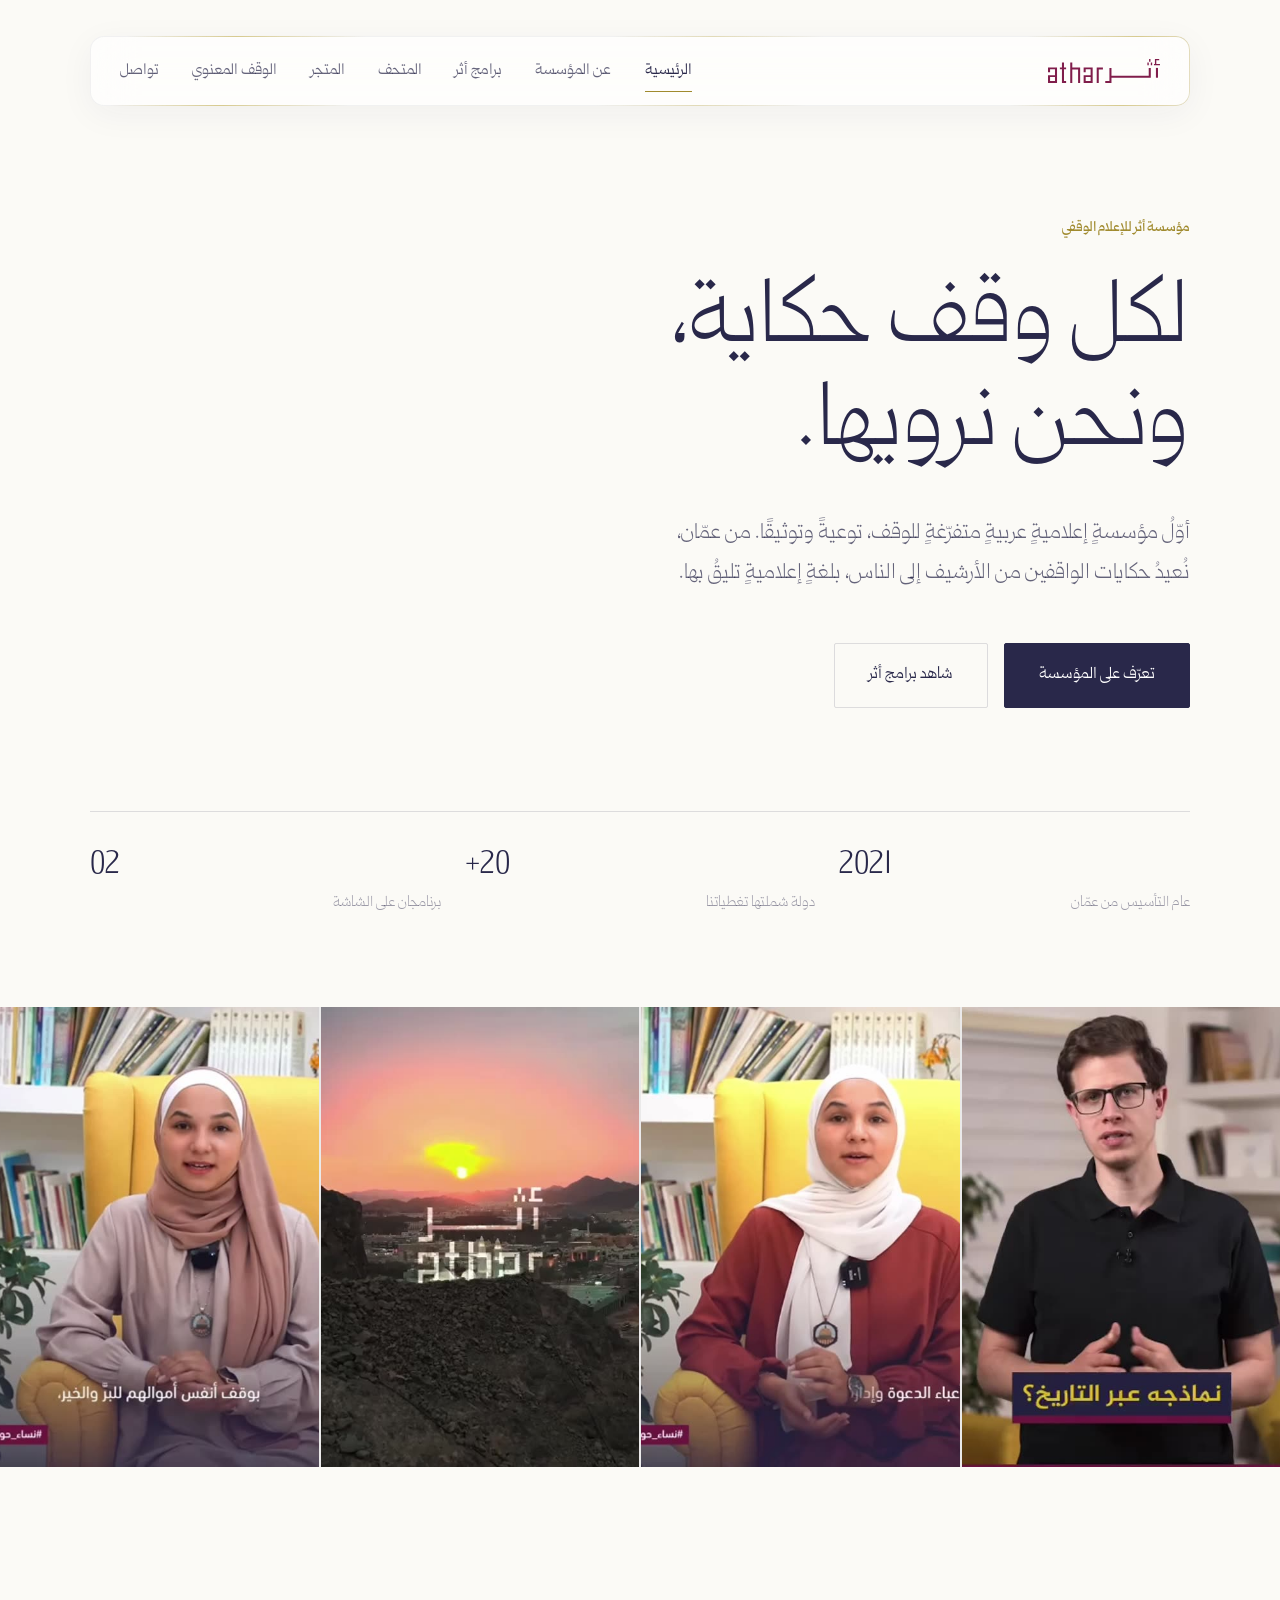
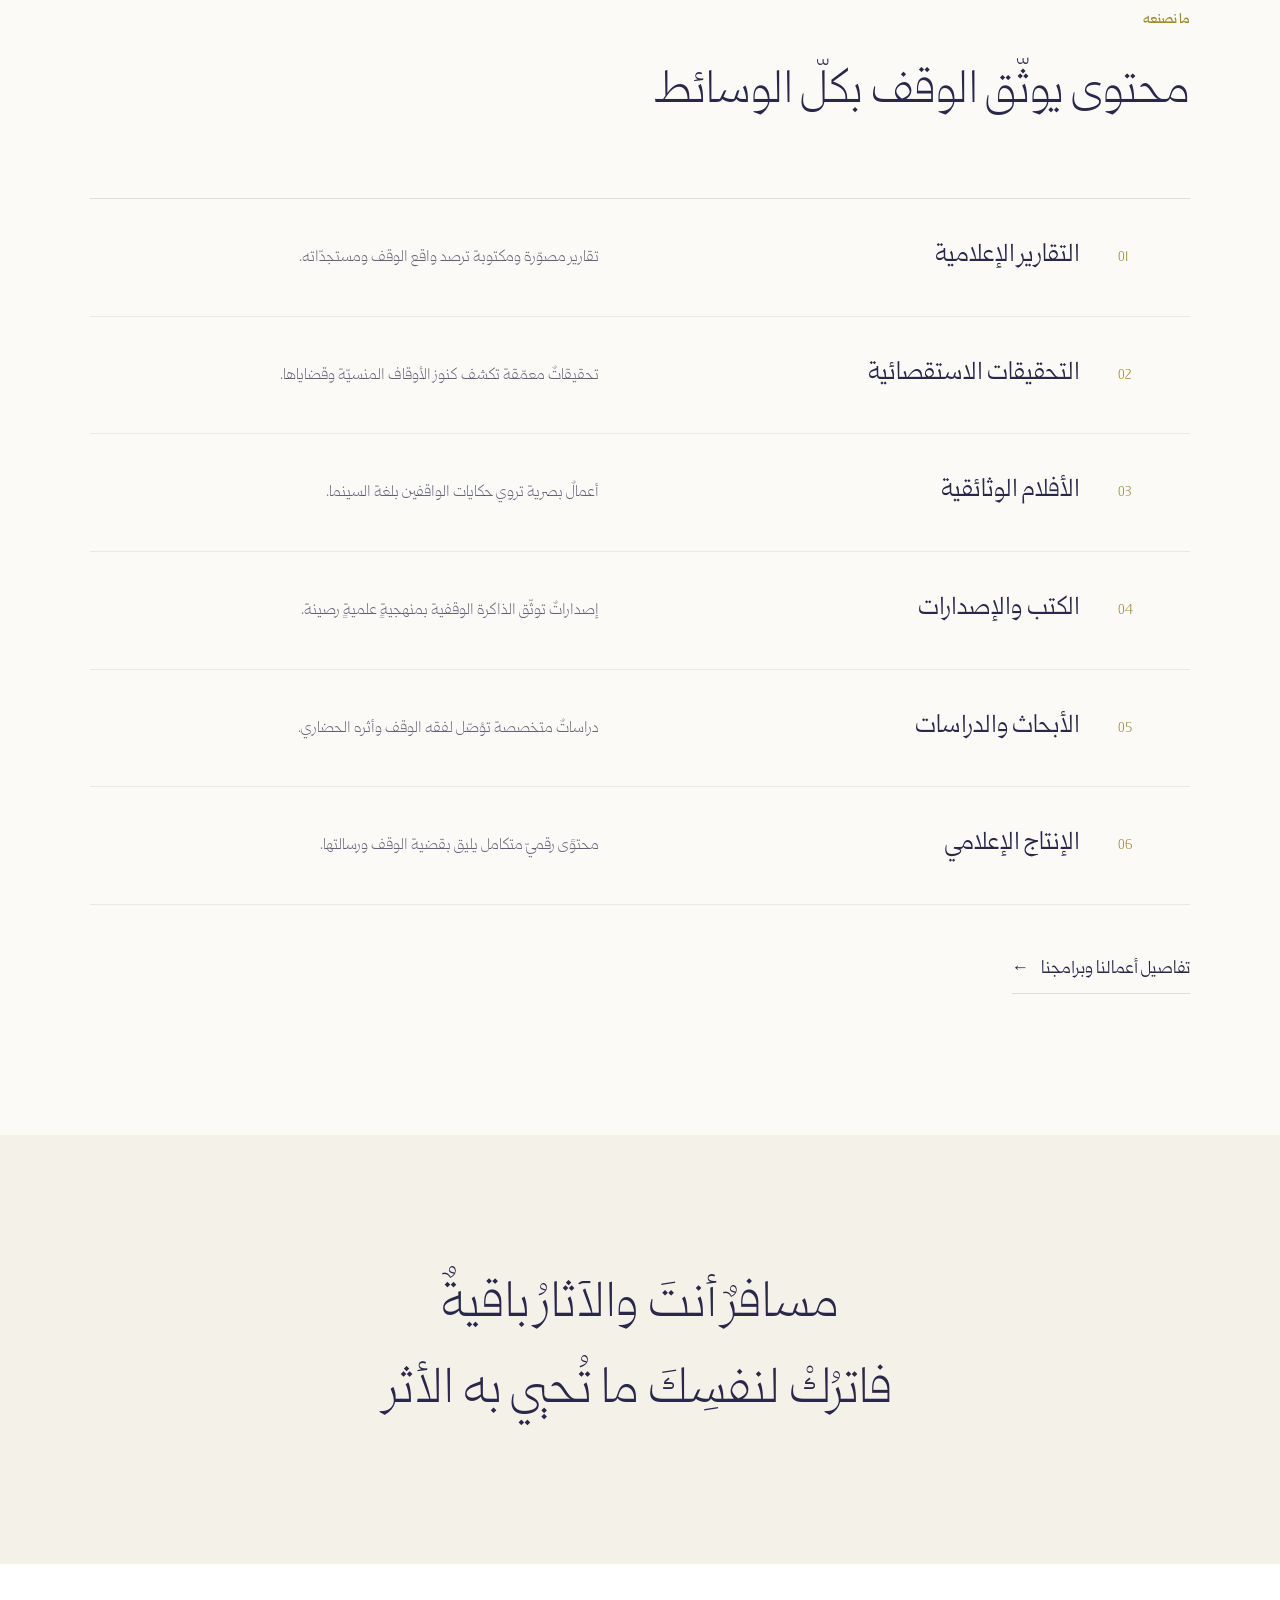
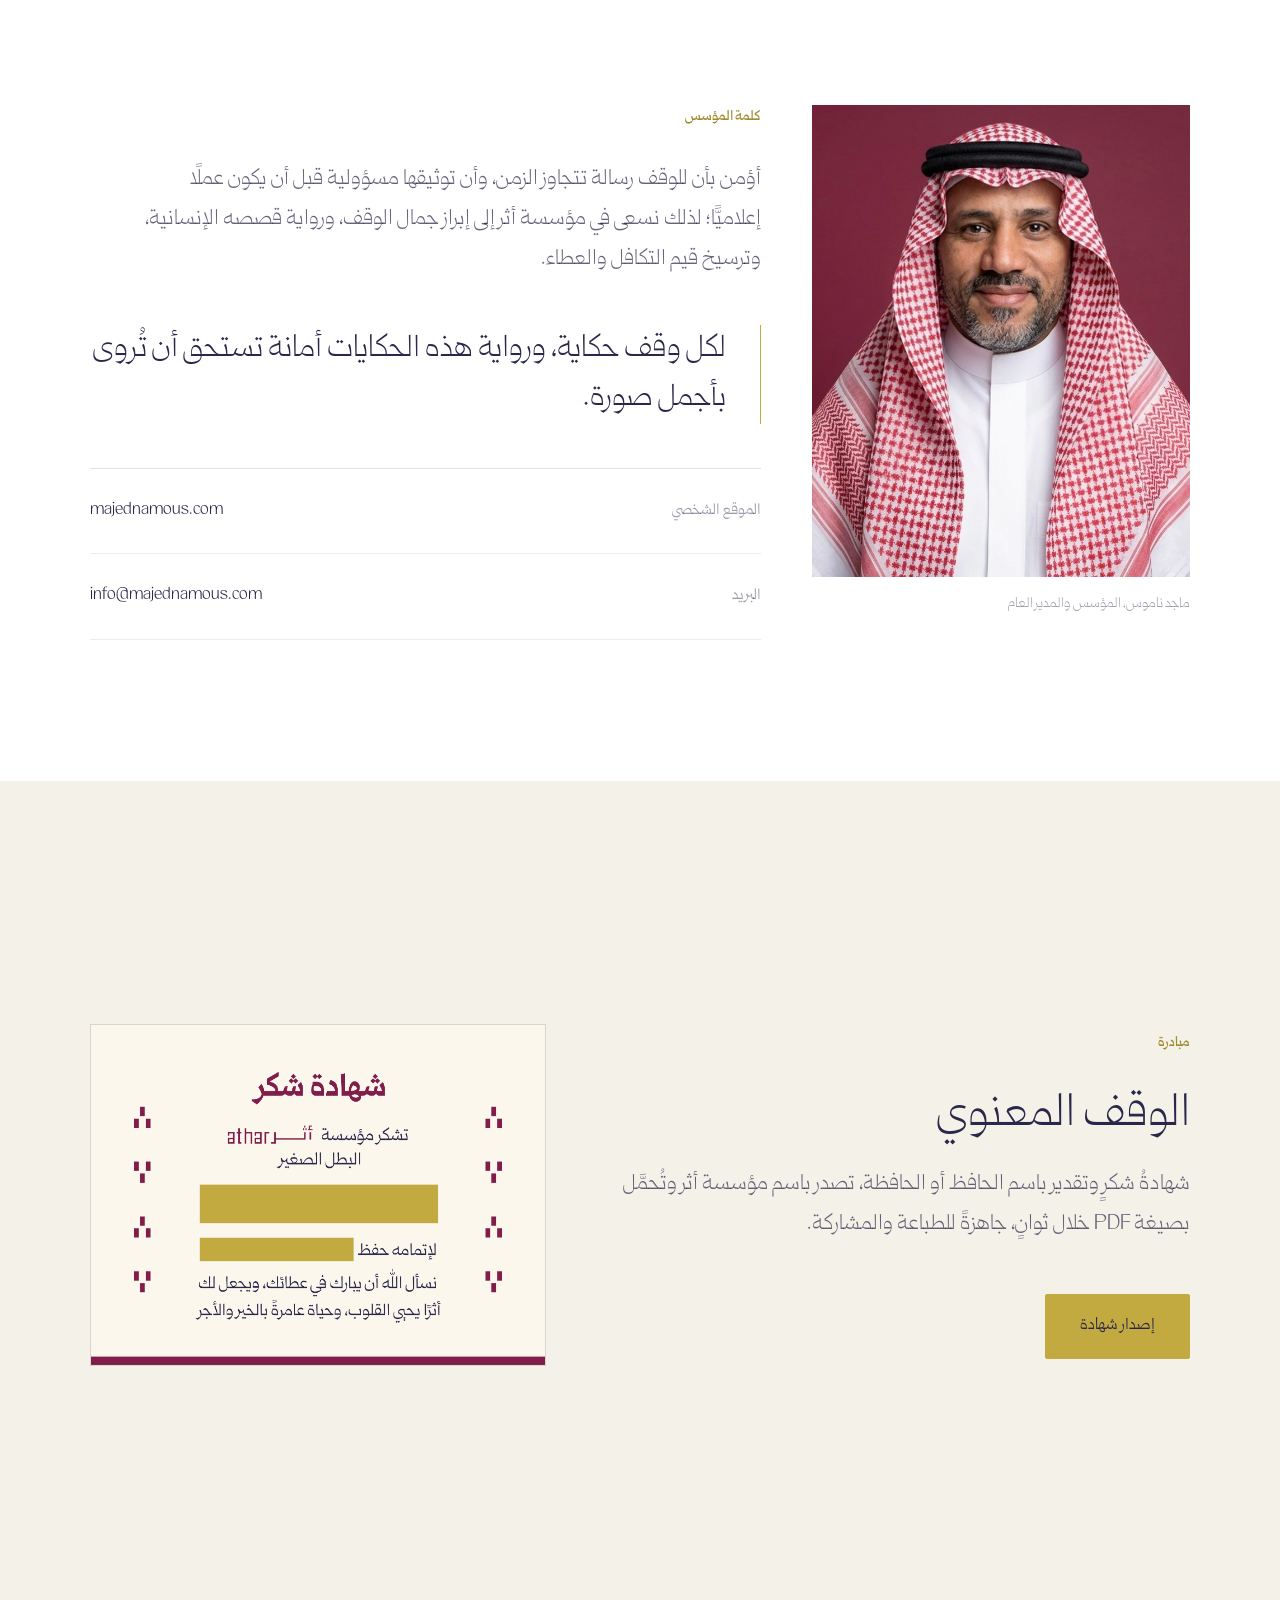
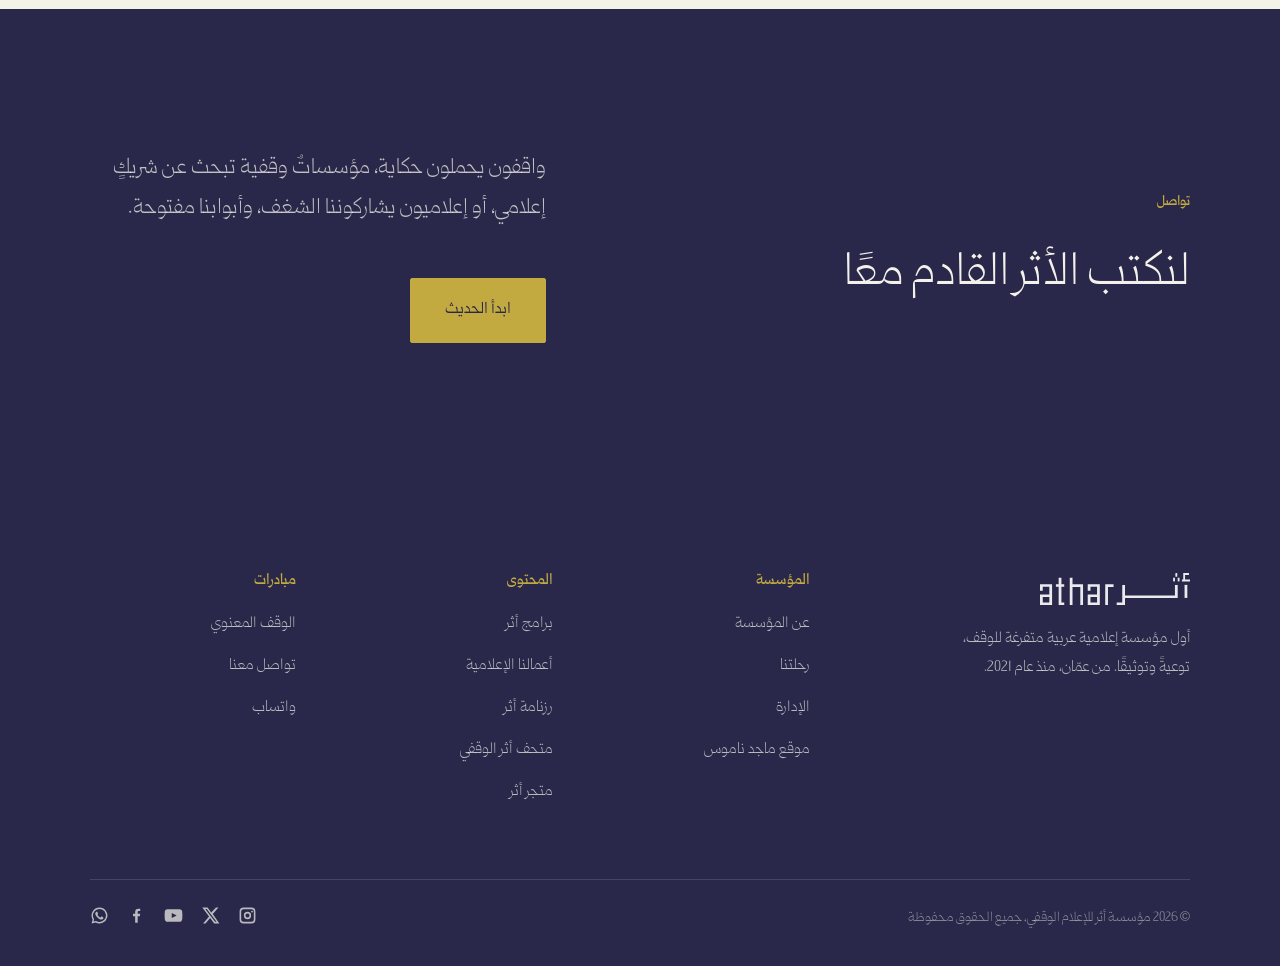
<file: index.html>
<!DOCTYPE html>
<html lang="ar" dir="rtl">
<head>
<meta charset="UTF-8">
<meta name="viewport" content="width=device-width, initial-scale=1">
<title>مؤسسة أثر للإعلام الوقفي</title>
<meta name="description" content="أول مؤسسة إعلامية عربية متفرغة للوقف، توعيةً وتوثيقًا. من عمّان منذ 2021، نوثّق قصص الواقفين ونعيدها إلى الناس.">
<link rel="canonical" href="https://atharwaqf.com/">
<meta property="og:type" content="website">
<meta property="og:title" content="مؤسسة أثر للإعلام الوقفي">
<meta property="og:description" content="أول مؤسسة إعلامية عربية متفرغة للوقف، توعيةً وتوثيقًا.">
<meta property="og:url" content="https://atharwaqf.com/">
<meta name="theme-color" content="#fbfaf6">
<link rel="icon" type="image/svg+xml" href="assets/img/logo-v.svg">
<link rel="preload" href="assets/fonts/Qomra-Light.otf" as="font" type="font/otf" crossorigin>
<link rel="preload" href="assets/fonts/Qomra-Regular.otf" as="font" type="font/otf" crossorigin>
<link rel="stylesheet" href="assets/css/athar.css?v=1">
<script type="application/ld+json">
{"@context":"https://schema.org","@type":"Organization","name":"مؤسسة أثر للإعلام الوقفي","url":"https://atharwaqf.com/","foundingDate":"2021","founder":{"@type":"Person","name":"ماجد ناموس","url":"https://majednamous.com"},"email":"info@atharwaqf.com","telephone":"+962775774388","address":{"@type":"PostalAddress","addressLocality":"عمّان","addressCountry":"JO"},"sameAs":["https://www.instagram.com/atharwaqf","https://x.com/atharwaqf","https://www.youtube.com/@atharWaqf","https://www.facebook.com/AtharWaqf"]}
</script>
<script>document.documentElement.className+=" js";</script>
</head>
<body>
<a href="#main" class="skip-link">تجاوز إلى المحتوى</a>

<header class="header" id="header">
  <div class="container">
    <div class="bar">
      <a href="index.html" class="brand" aria-label="مؤسسة أثر، الصفحة الرئيسية">
        <img src="assets/img/logo-h.svg" alt="مؤسسة أثر للإعلام الوقفي" width="112" height="24">
      </a>
      <nav class="nav" id="nav" aria-label="التنقل الرئيسي">
        <a href="index.html">الرئيسية</a>
        <a href="about.html">عن المؤسسة</a>
        <a href="programs.html">برامج أثر</a>
        <a href="museum.html">المتحف</a>
        <a href="store.html">المتجر</a>
        <a href="certificate.html">الوقف المعنوي</a>
        <a href="contact.html">تواصل</a>
      </nav>
      <button class="nav-toggle" id="navToggle" aria-expanded="false" aria-controls="nav" aria-label="فتح القائمة">
        <span></span><span></span>
      </button>
    </div>
  </div>
</header>

<main id="main">

  <!-- الواجهة -->
  <section class="hero">
    <div class="container">
      <span class="eyebrow" data-r>مؤسسة أثر للإعلام الوقفي</span>
      <h1 class="display" data-r>لكل وقف حكاية،<br>ونحن نرويها.</h1>
      <p class="lead" data-r>
        أوّلُ مؤسسةٍ إعلاميةٍ عربيةٍ متفرّغةٍ للوقف، توعيةً وتوثيقًا. من عمّان،
        نُعيدُ حكايات الواقفين من الأرشيف إلى الناس، بلغةٍ إعلاميةٍ تليقُ بها.
      </p>
      <div class="actions" data-r>
        <a class="btn" href="about.html">تعرّف على المؤسسة</a>
        <a class="btn btn--ghost" href="programs.html">شاهد برامج أثر</a>
      </div>
      <div class="hero-meta" data-r-group>
        <div><b class="num">2021</b><span>عام التأسيس من عمّان</span></div>
        <div><b class="num">+20</b><span>دولة شملتها تغطياتنا</span></div>
        <div><b class="num">02</b><span>برنامجان على الشاشة</span></div>
      </div>
    </div>
  </section>

  <!-- شريط بصري -->
  <div class="strip" aria-label="لقطات من أعمال أثر الإعلامية">
    <figure><video src="assets/vid/vid1.mp4" poster="assets/img/poster-1.jpg" muted loop playsinline preload="none" data-lazy aria-hidden="true" tabindex="-1"></video></figure>
    <figure><video src="assets/vid/vid2.mp4" poster="assets/img/poster-2.jpg" muted loop playsinline preload="none" data-lazy aria-hidden="true" tabindex="-1"></video></figure>
    <figure><video src="assets/vid/vid3.mp4" poster="assets/img/poster-3.jpg" muted loop playsinline preload="none" data-lazy aria-hidden="true" tabindex="-1"></video></figure>
    <figure><video src="assets/vid/vid4.mp4" poster="assets/img/poster-4.jpg" muted loop playsinline preload="none" data-lazy aria-hidden="true" tabindex="-1"></video></figure>
  </div>

  <!-- ما نصنعه -->
  <section class="section" id="work">
    <div class="container">
      <div class="section-head" data-r>
        <span class="eyebrow">ما نصنعه</span>
        <h2 class="title">محتوى يوثّق الوقف بكلّ الوسائط</h2>
      </div>

      <div class="index-list" data-r-group>
        <article class="index-item"><span class="n num">01</span><h3>التقارير الإعلامية</h3><p>تقارير مصوّرة ومكتوبة ترصد واقع الوقف ومستجدّاته.</p></article>
        <article class="index-item"><span class="n num">02</span><h3>التحقيقات الاستقصائية</h3><p>تحقيقاتٌ معمّقة تكشف كنوز الأوقاف المنسيّة وقضاياها.</p></article>
        <article class="index-item"><span class="n num">03</span><h3>الأفلام الوثائقية</h3><p>أعمالٌ بصرية تروي حكايات الواقفين بلغة السينما.</p></article>
        <article class="index-item"><span class="n num">04</span><h3>الكتب والإصدارات</h3><p>إصداراتٌ توثّق الذاكرة الوقفية بمنهجيةٍ علميةٍ رصينة.</p></article>
        <article class="index-item"><span class="n num">05</span><h3>الأبحاث والدراسات</h3><p>دراساتٌ متخصصة تؤصّل لفقه الوقف وأثره الحضاري.</p></article>
        <article class="index-item"><span class="n num">06</span><h3>الإنتاج الإعلامي</h3><p>محتوًى رقميّ متكامل يليق بقضية الوقف ورسالتها.</p></article>
      </div>

      <div class="actions" data-r>
        <a class="link" href="programs.html">تفاصيل أعمالنا وبرامجنا <span class="a">←</span></a>
      </div>
    </div>
  </section>

  <!-- البيت الشعري -->
  <section class="section--sand verse">
    <div class="container" data-r>
      <p>
        <span>مسافرٌ أنتَ والآثارُ باقيةٌ</span>
        <span>فاترُكْ لنفسِكَ ما تُحيي به الأثر</span>
      </p>
    </div>
  </section>

  <!-- كلمة المؤسس -->
  <section class="section section--paper" id="founder">
    <div class="container">
      <div class="grid g-side">
        <figure class="figure-block" data-r>
          <img src="assets/img/majed.jpg" alt="ماجد ناموس، المؤسس والمدير العام" loading="lazy">
          <figcaption class="figure-cap">ماجد ناموس، المؤسس والمدير العام</figcaption>
        </figure>
        <div data-r>
          <span class="eyebrow">كلمة المؤسس</span>
          <p class="lead measure">
            أؤمن بأن للوقف رسالة تتجاوز الزمن، وأن توثيقها مسؤولية قبل أن يكون عملًا إعلاميًّا؛
            لذلك نسعى في مؤسسة أثر إلى إبراز جمال الوقف، ورواية قصصه الإنسانية، وترسيخ قيم
            التكافل والعطاء.
          </p>
          <blockquote class="quote">
            لكل وقف حكاية، ورواية هذه الحكايات أمانة تستحق أن تُروى بأجمل صورة.
          </blockquote>
          <div class="contact-list" style="margin-top:30px">
            <a href="https://majednamous.com" target="_blank" rel="noopener"><b>الموقع الشخصي</b><span class="lat">majednamous.com</span></a>
            <a href="mailto:info@majednamous.com"><b>البريد</b><span class="lat">info@majednamous.com</span></a>
          </div>
        </div>
      </div>
    </div>
  </section>

  <!-- الوقف المعنوي -->
  <section class="section section--sand">
    <div class="container">
      <div class="cta">
        <div data-r>
          <span class="eyebrow">مبادرة</span>
          <h2 class="title">الوقف المعنوي</h2>
          <p class="lead measure" style="margin-top:22px">
            شهادةُ شكرٍ وتقدير باسم الحافظ أو الحافظة، تصدر باسم مؤسسة أثر
            وتُحمَّل بصيغة PDF خلال ثوانٍ، جاهزةً للطباعة والمشاركة.
          </p>
          <div class="actions"><a class="btn btn--gold" href="certificate.html">إصدار شهادة</a></div>
        </div>
        <figure class="figure-block" data-r>
          <img src="assets/img/cert-male.png" alt="نموذج شهادة الوقف المعنوي" loading="lazy" style="aspect-ratio:4/3;object-fit:cover;border:1px solid var(--rule)">
        </figure>
      </div>
    </div>
  </section>

  <!-- تواصل -->
  <section class="section section--ink">
    <div class="container">
      <div class="cta" style="padding-block:0">
        <div data-r>
          <span class="eyebrow">تواصل</span>
          <h2 class="title">لنكتب الأثر القادم معًا</h2>
        </div>
        <div data-r>
          <p class="lead">
            واقفون يحملون حكاية، مؤسساتٌ وقفية تبحث عن شريكٍ إعلامي،
            أو إعلاميون يشاركوننا الشغف، وأبوابنا مفتوحة.
          </p>
          <div class="actions"><a class="btn btn--gold" href="contact.html">ابدأ الحديث</a></div>
        </div>
      </div>
    </div>
  </section>

</main>

<footer class="footer" id="siteFooter"></footer>
<script src="assets/js/athar.js?v=2" defer></script>
</body>
</html>
</file>
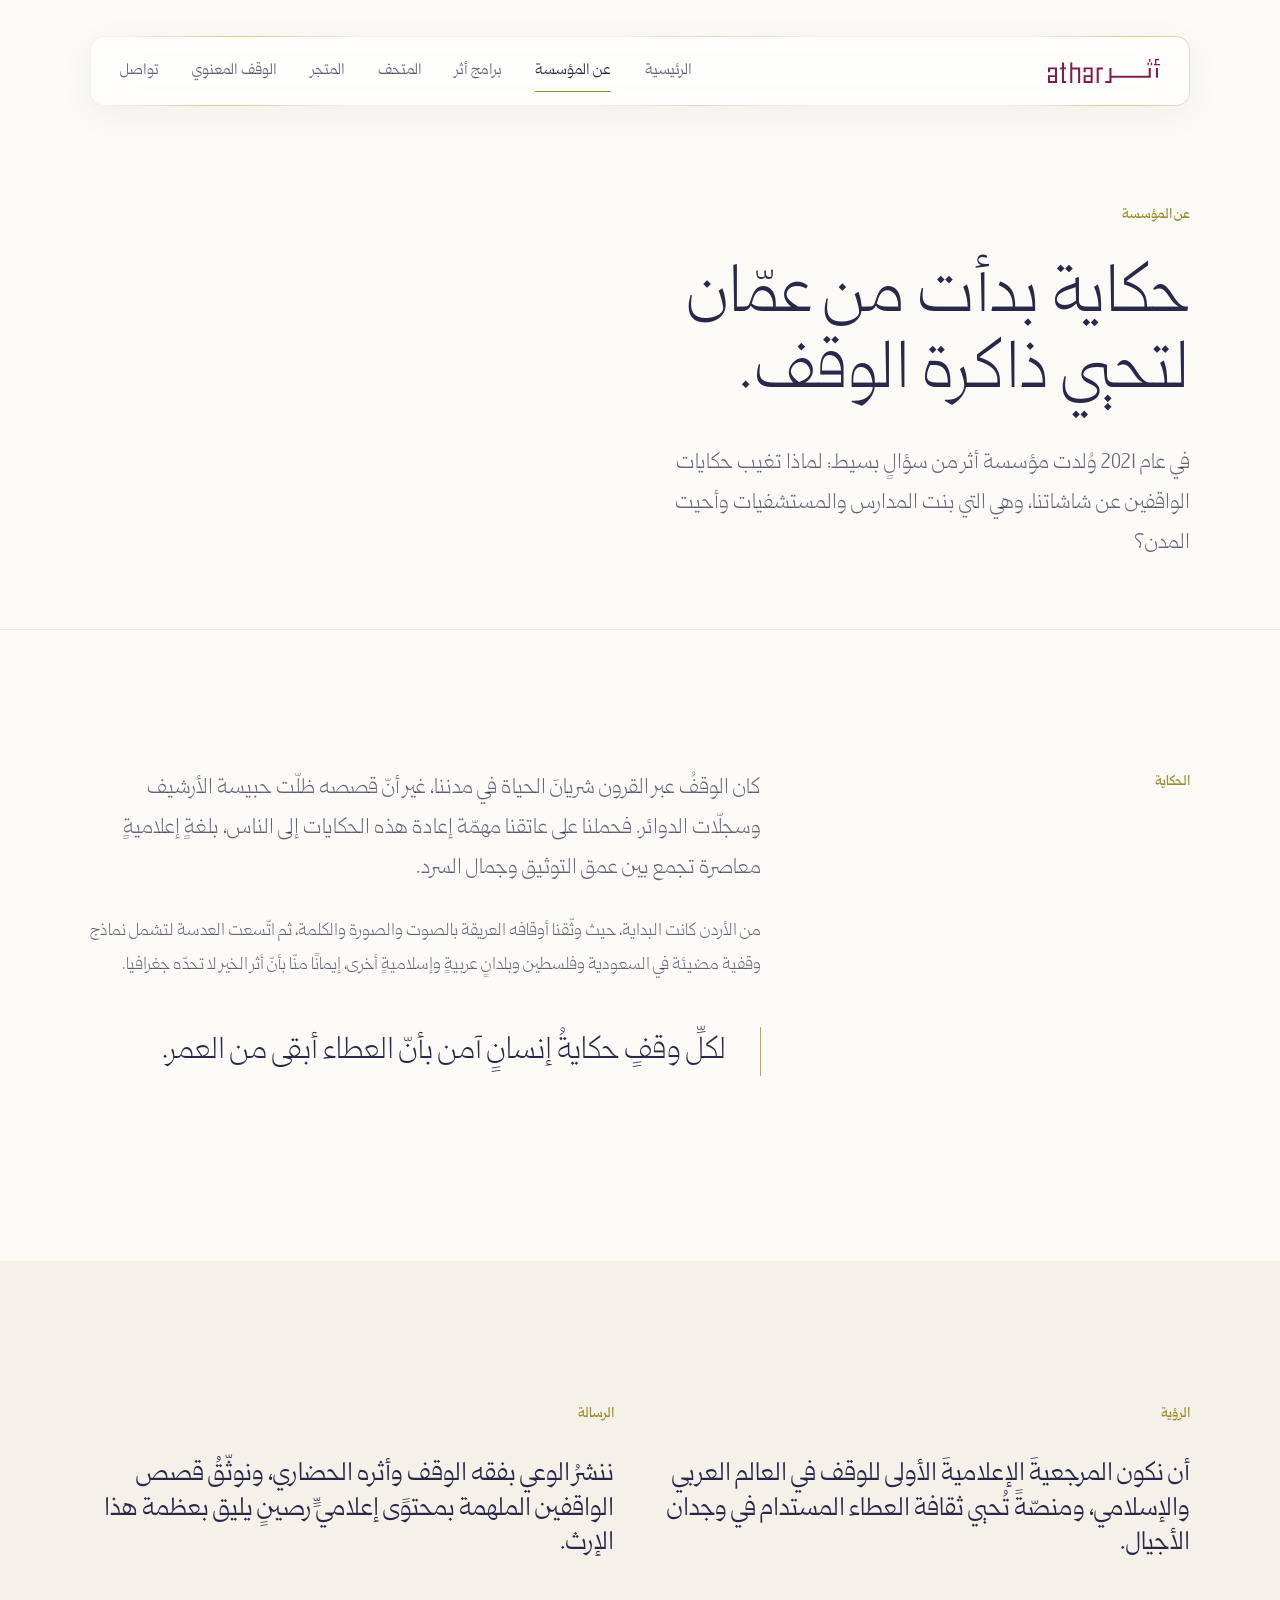
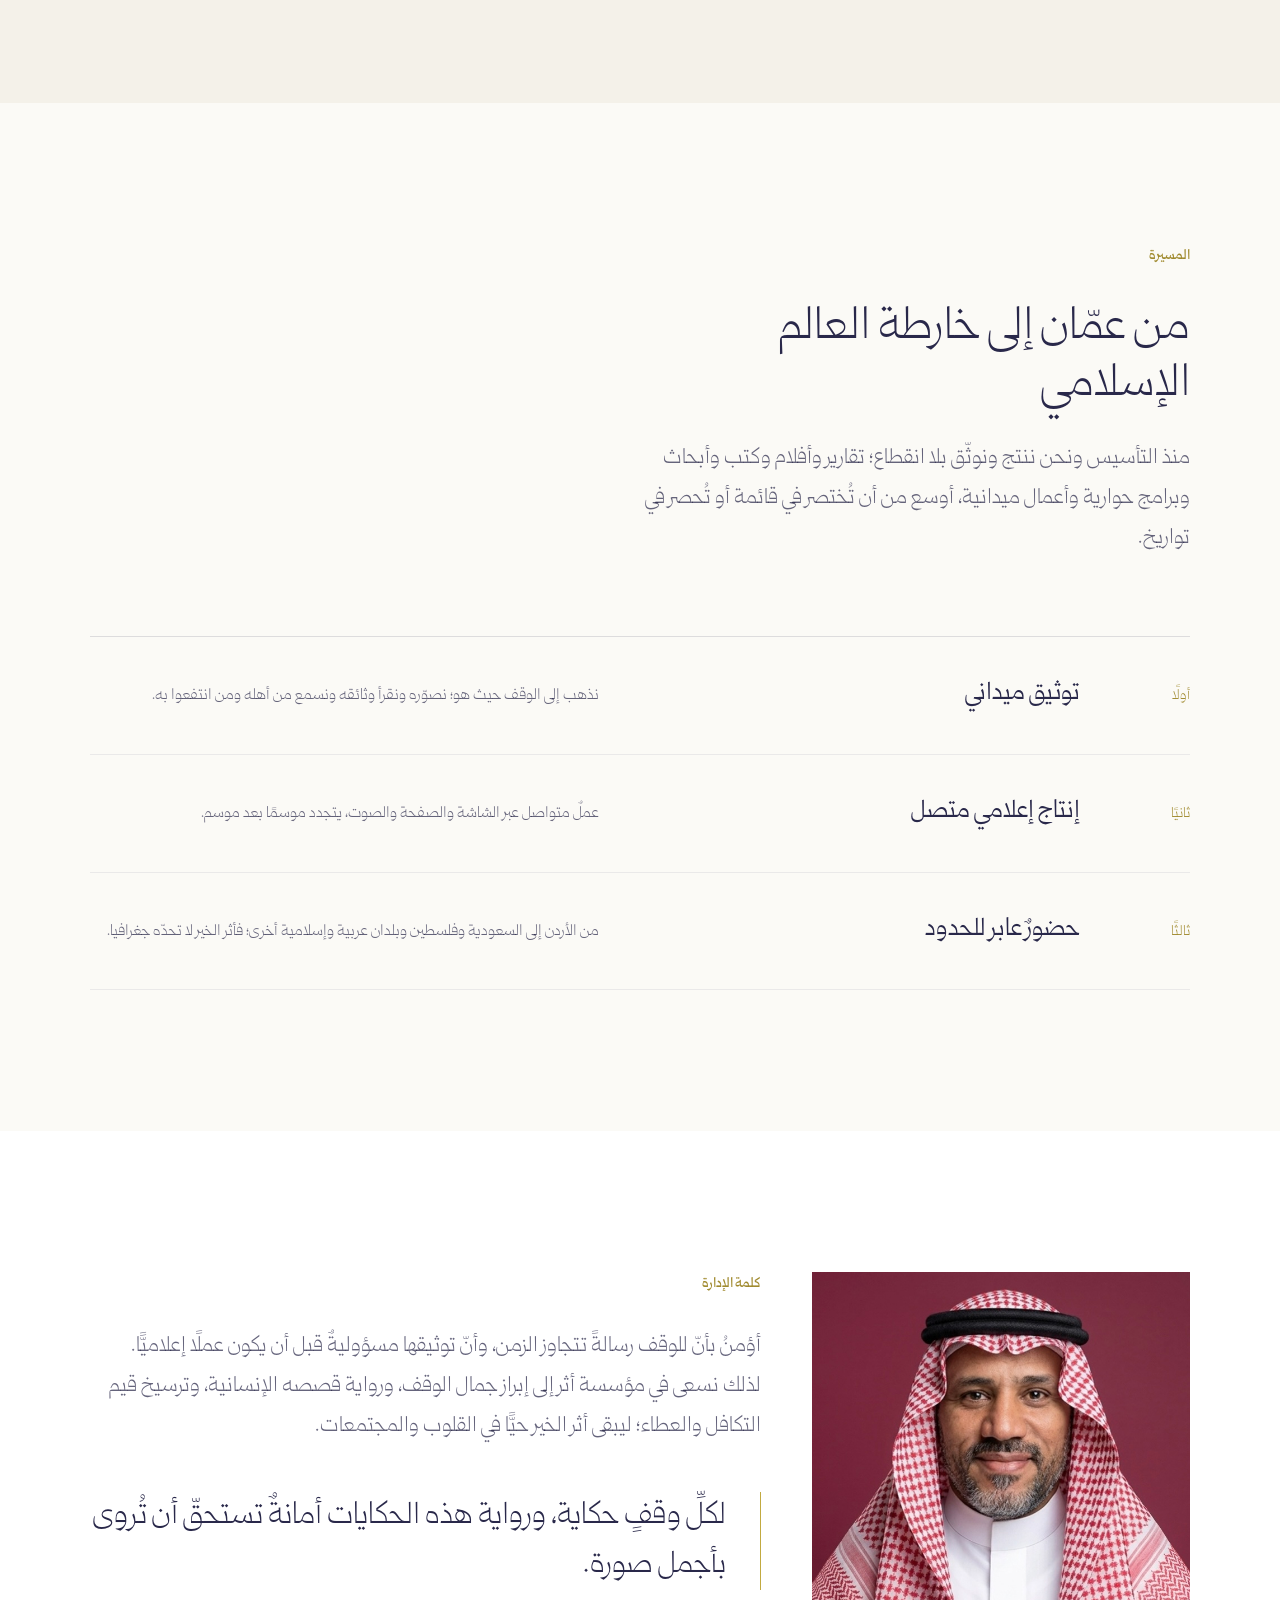
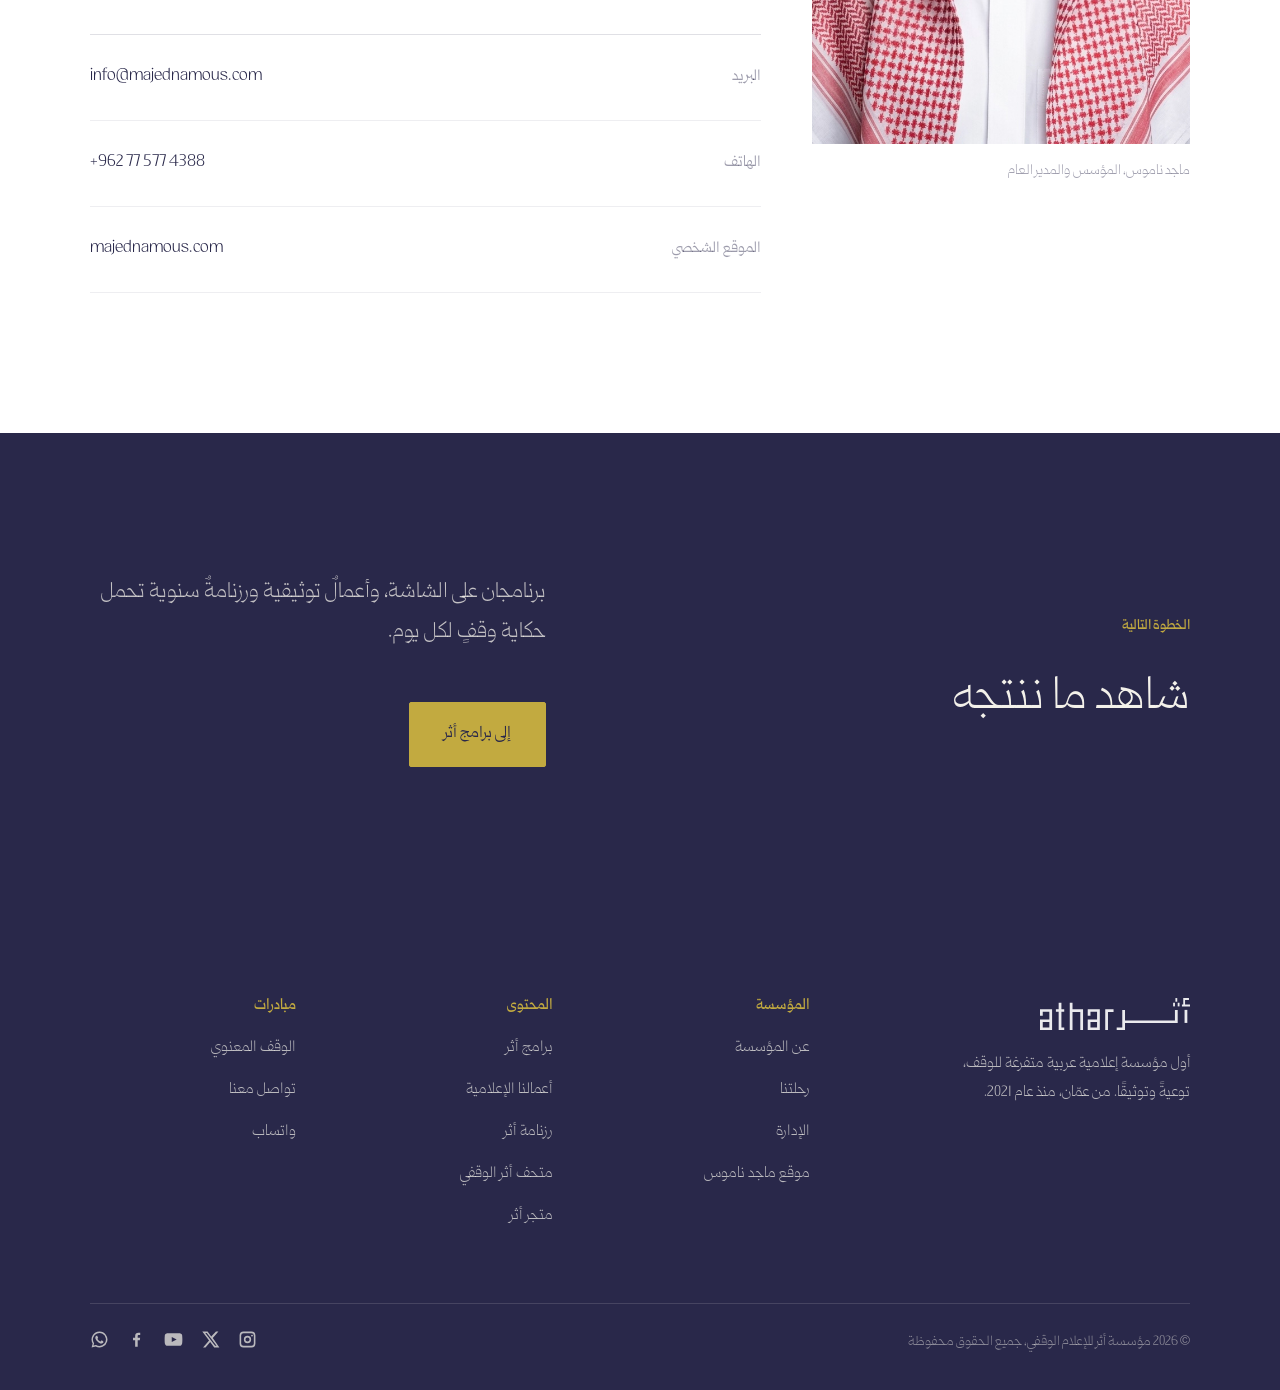
<file: about.html>
<!DOCTYPE html>
<html lang="ar" dir="rtl">
<head>
<meta charset="UTF-8">
<meta name="viewport" content="width=device-width, initial-scale=1">
<title>عن المؤسسة، مؤسسة أثر للإعلام الوقفي</title>
<meta name="description" content="حكاية مؤسسة أثر للإعلام الوقفي منذ تأسيسها في عمّان عام 2021: الرؤية والرسالة، ومسيرة خمس سنوات في توثيق الوقف والتوعية به.">
<link rel="canonical" href="https://atharwaqf.com/about.html">
<meta property="og:type" content="website">
<meta property="og:title" content="عن مؤسسة أثر للإعلام الوقفي">
<meta property="og:description" content="حكاية بدأت من عمّان لتحيي ذاكرة الوقف.">
<meta name="theme-color" content="#fbfaf6">
<link rel="icon" type="image/svg+xml" href="assets/img/logo-v.svg">
<link rel="preload" href="assets/fonts/Qomra-Light.otf" as="font" type="font/otf" crossorigin>
<link rel="stylesheet" href="assets/css/athar.css?v=1">
<script>document.documentElement.className+=" js";</script>
</head>
<body>
<a href="#main" class="skip-link">تجاوز إلى المحتوى</a>

<header class="header" id="header">
  <div class="container">
    <div class="bar">
      <a href="index.html" class="brand" aria-label="مؤسسة أثر، الصفحة الرئيسية">
        <img src="assets/img/logo-h.svg" alt="مؤسسة أثر للإعلام الوقفي" width="112" height="24">
      </a>
      <nav class="nav" id="nav" aria-label="التنقل الرئيسي">
        <a href="index.html">الرئيسية</a>
        <a href="about.html">عن المؤسسة</a>
        <a href="programs.html">برامج أثر</a>
        <a href="museum.html">المتحف</a>
        <a href="store.html">المتجر</a>
        <a href="certificate.html">الوقف المعنوي</a>
        <a href="contact.html">تواصل</a>
      </nav>
      <button class="nav-toggle" id="navToggle" aria-expanded="false" aria-controls="nav" aria-label="فتح القائمة">
        <span></span><span></span>
      </button>
    </div>
  </div>
</header>

<main id="main">

  <section class="page-head">
    <div class="container">
      <span class="eyebrow" data-r>عن المؤسسة</span>
      <h1 class="display" data-r>حكاية بدأت من عمّان<br>لتحيي ذاكرة الوقف.</h1>
      <p class="lead" data-r>
        في عام <span class="num">2021</span> وُلدت مؤسسة أثر من سؤالٍ بسيط: لماذا تغيب حكايات
        الواقفين عن شاشاتنا، وهي التي بنت المدارس والمستشفيات وأحيت المدن؟
      </p>
    </div>
  </section>

  <section class="section section--rule">
    <div class="container">
      <div class="grid g-side">
        <div data-r><span class="eyebrow">الحكاية</span></div>
        <div data-r>
          <p class="lead">
            كان الوقفُ عبر القرون شريانَ الحياة في مدننا، غير أنّ قصصه ظلّت حبيسة الأرشيف
            وسجلّات الدوائر. فحملنا على عاتقنا مهمّة إعادة هذه الحكايات إلى الناس، بلغةٍ
            إعلاميةٍ معاصرة تجمع بين عمق التوثيق وجمال السرد.
          </p>
          <p class="muted">
            من الأردن كانت البداية، حيث وثّقنا أوقافه العريقة بالصوت والصورة والكلمة، ثم
            اتّسعت العدسة لتشمل نماذج وقفية مضيئة في السعودية وفلسطين وبلدانٍ عربيةٍ
            وإسلاميةٍ أخرى، إيمانًا منّا بأنّ أثر الخير لا تحدّه جغرافيا.
          </p>
          <blockquote class="quote">
            لكلِّ وقفٍ حكايةُ إنسانٍ آمن بأنّ العطاء أبقى من العمر.
          </blockquote>
        </div>
      </div>
    </div>
  </section>

  <section class="section section--sand">
    <div class="container">
      <div class="grid g-2">
        <div data-r>
          <span class="eyebrow">الرؤية</span>
          <p class="title-sm measure-sm">
            أن نكون المرجعيةَ الإعلاميةَ الأولى للوقف في العالم العربي والإسلامي،
            ومنصّةً تُحيي ثقافة العطاء المستدام في وجدان الأجيال.
          </p>
        </div>
        <div data-r>
          <span class="eyebrow">الرسالة</span>
          <p class="title-sm measure-sm">
            ننشرُ الوعي بفقه الوقف وأثره الحضاري، ونوثّقُ قصص الواقفين الملهمة
            بمحتوًى إعلاميٍّ رصينٍ يليق بعظمة هذا الإرث.
          </p>
        </div>
      </div>
    </div>
  </section>

  <section class="section" id="journey">
    <div class="container">
      <div class="section-head" data-r>
        <span class="eyebrow">المسيرة</span>
        <h2 class="title">من عمّان إلى خارطة العالم الإسلامي</h2>
        <p class="lead">
          منذ التأسيس ونحن ننتج ونوثّق بلا انقطاع؛ تقارير وأفلام وكتب وأبحاث وبرامج
          حوارية وأعمال ميدانية، أوسع من أن تُختصر في قائمة أو تُحصر في تواريخ.
        </p>
      </div>

      <div class="index-list" data-r-group>
        <article class="index-item">
          <span class="n">أولًا</span>
          <h3>توثيق ميداني</h3>
          <p>نذهب إلى الوقف حيث هو؛ نصوّره ونقرأ وثائقه ونسمع من أهله ومن انتفعوا به.</p>
        </article>
        <article class="index-item">
          <span class="n">ثانيًا</span>
          <h3>إنتاج إعلامي متصل</h3>
          <p>عملٌ متواصل عبر الشاشة والصفحة والصوت، يتجدد موسمًا بعد موسم.</p>
        </article>
        <article class="index-item">
          <span class="n">ثالثًا</span>
          <h3>حضورٌ عابر للحدود</h3>
          <p>من الأردن إلى السعودية وفلسطين وبلدان عربية وإسلامية أخرى؛ فأثر الخير لا تحدّه جغرافيا.</p>
        </article>
      </div>
    </div>
  </section>

  <section class="section section--paper" id="management">
    <div class="container">
      <div class="grid g-side">
        <figure class="figure-block" data-r>
          <img src="assets/img/majed.jpg" alt="ماجد ناموس، المؤسس والمدير العام" loading="lazy">
          <figcaption class="figure-cap">ماجد ناموس، المؤسس والمدير العام</figcaption>
        </figure>
        <div data-r>
          <span class="eyebrow">كلمة الإدارة</span>
          <p class="lead">
            أؤمنُ بأنّ للوقف رسالةً تتجاوز الزمن، وأنّ توثيقها مسؤوليةٌ قبل أن يكون عملًا إعلاميًّا.
            لذلك نسعى في مؤسسة أثر إلى إبراز جمال الوقف، ورواية قصصه الإنسانية، وترسيخ قيم
            التكافل والعطاء؛ ليبقى أثر الخير حيًّا في القلوب والمجتمعات.
          </p>
          <blockquote class="quote">
            لكلِّ وقفٍ حكاية، ورواية هذه الحكايات أمانةٌ تستحقّ أن تُروى بأجمل صورة.
          </blockquote>
          <div class="contact-list" style="margin-top:34px">
            <a href="mailto:info@majednamous.com"><b>البريد</b><span class="lat">info@majednamous.com</span></a>
            <a href="tel:+962775774388"><b>الهاتف</b><span class="num">+962 77 577 4388</span></a>
            <a href="https://majednamous.com" target="_blank" rel="noopener"><b>الموقع الشخصي</b><span class="lat">majednamous.com</span></a>
          </div>
        </div>
      </div>
    </div>
  </section>

  <section class="section section--ink">
    <div class="container">
      <div class="cta" style="padding-block:0">
        <div data-r>
          <span class="eyebrow">الخطوة التالية</span>
          <h2 class="title">شاهد ما ننتجه</h2>
        </div>
        <div data-r>
          <p class="lead">برنامجان على الشاشة، وأعمالٌ توثيقية ورزنامةٌ سنوية تحمل حكاية وقفٍ لكل يوم.</p>
          <div class="actions"><a class="btn btn--gold" href="programs.html">إلى برامج أثر</a></div>
        </div>
      </div>
    </div>
  </section>

</main>

<footer class="footer" id="siteFooter"></footer>
<script src="assets/js/athar.js?v=2" defer></script>
</body>
</html>
</file>
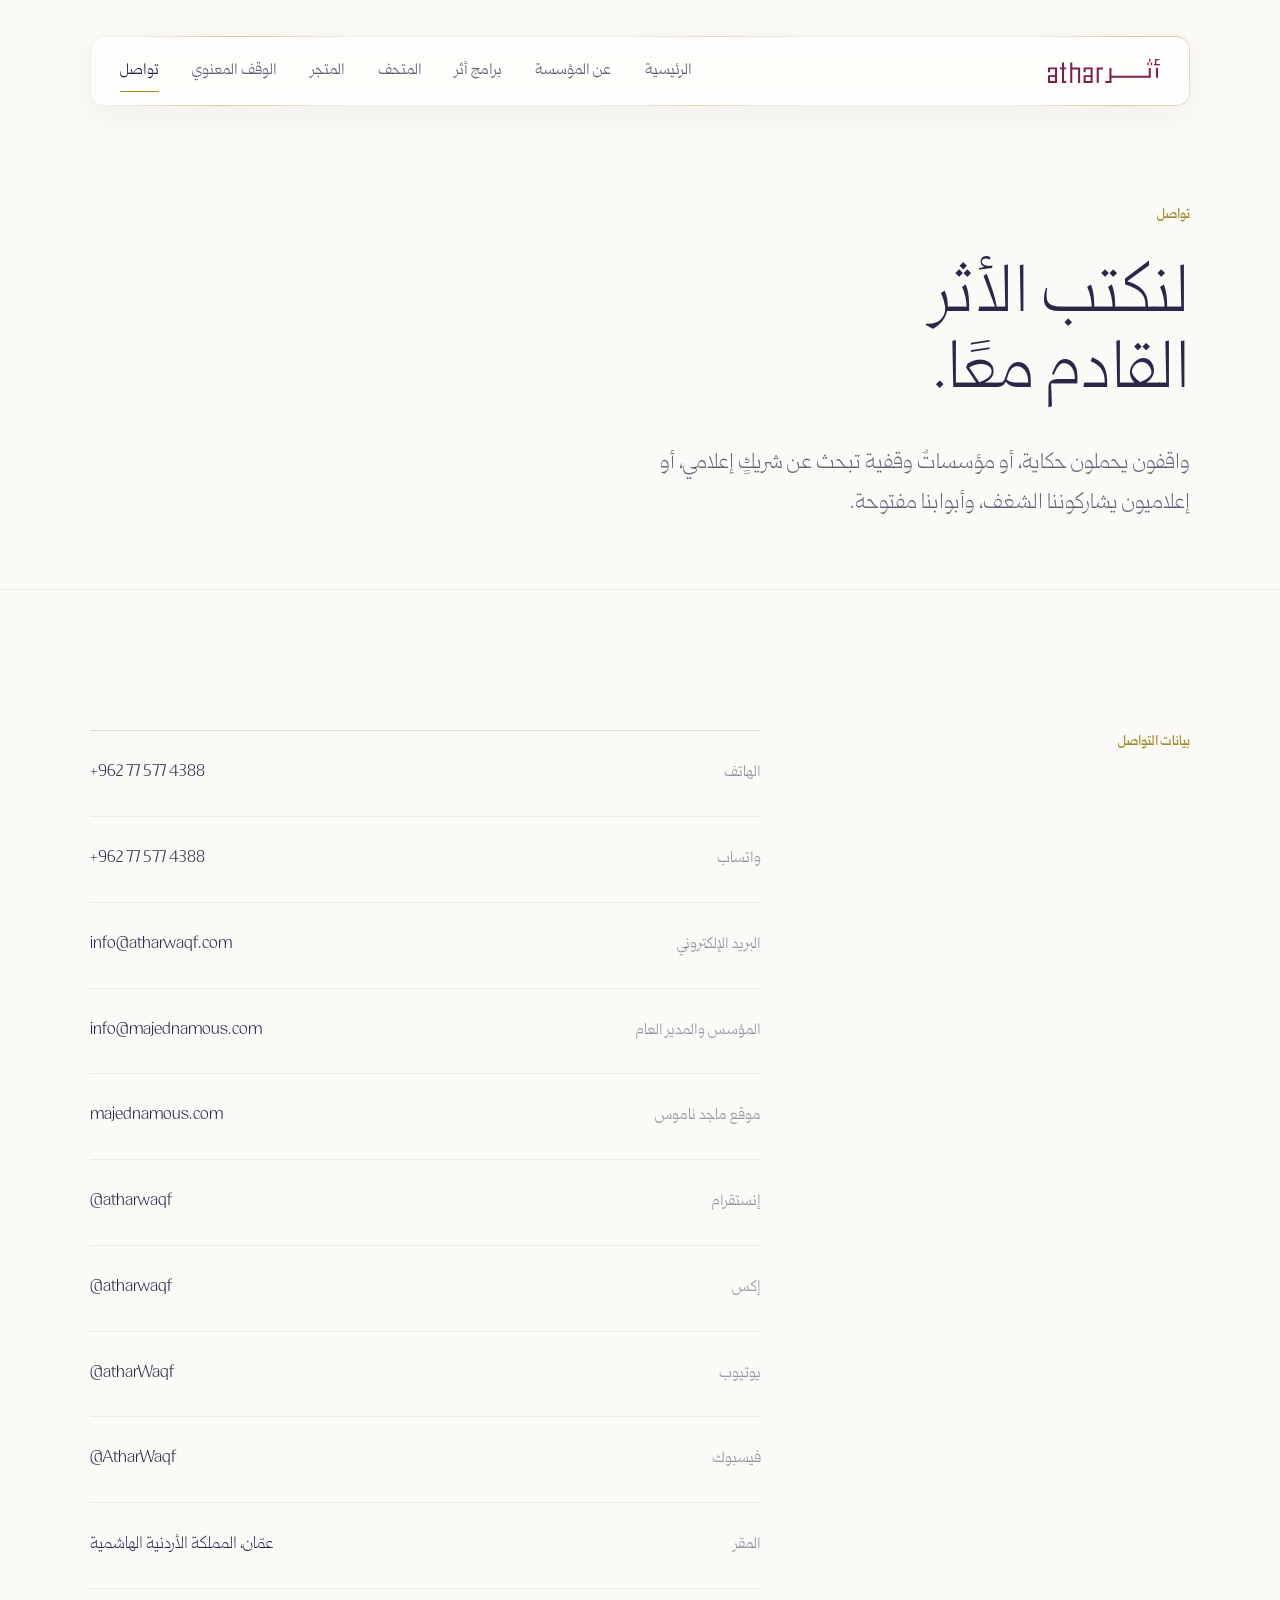
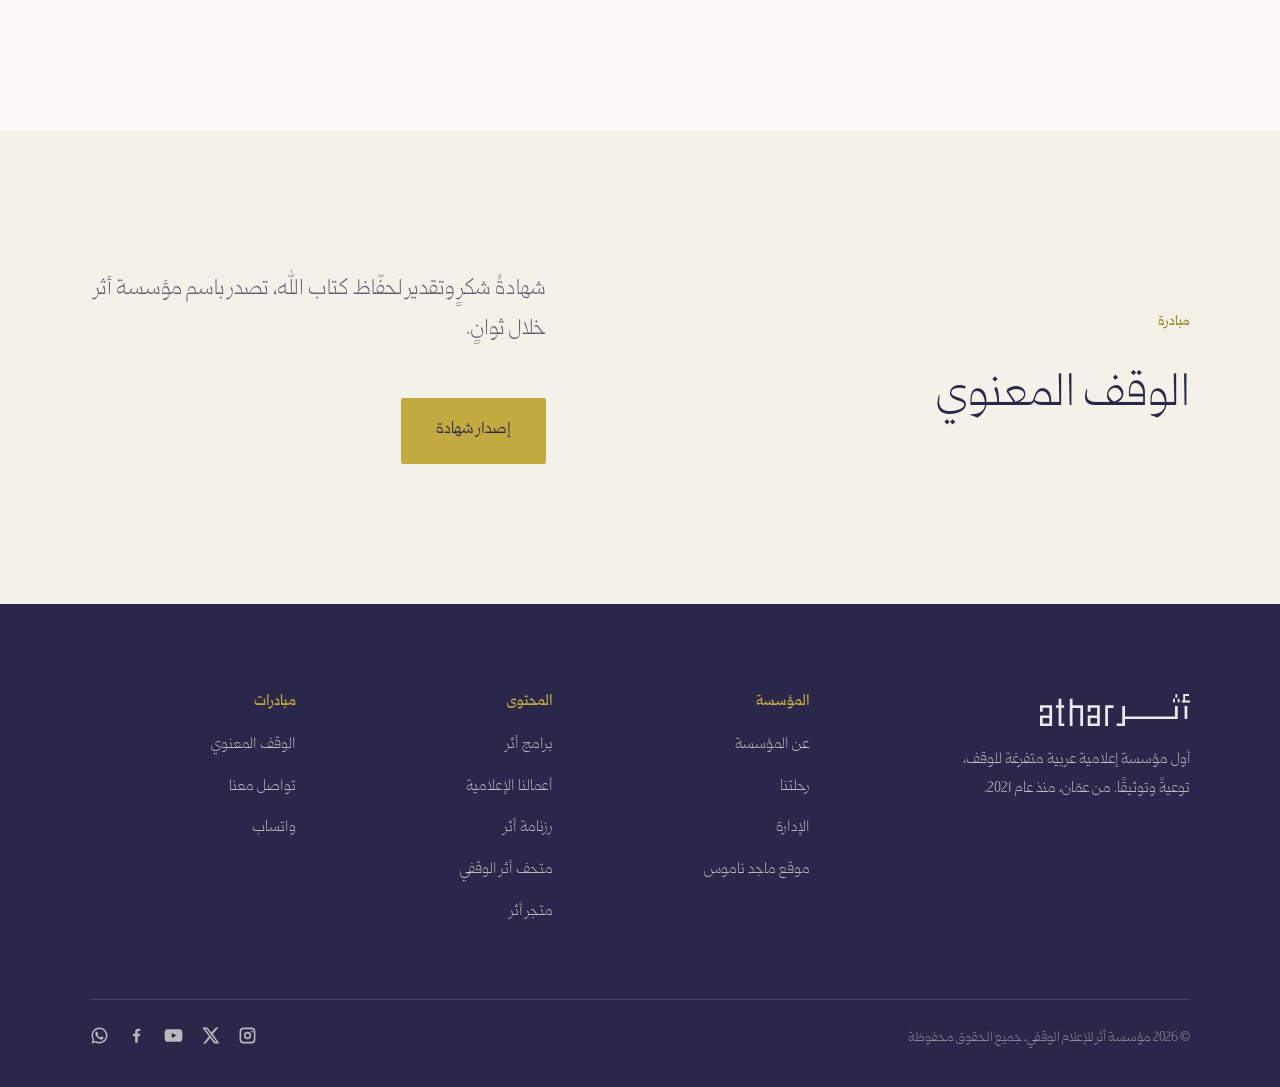
<file: contact.html>
<!DOCTYPE html>
<html lang="ar" dir="rtl">
<head>
<meta charset="UTF-8">
<meta name="viewport" content="width=device-width, initial-scale=1">
<title>تواصل معنا، مؤسسة أثر للإعلام الوقفي</title>
<meta name="description" content="تواصلوا مع مؤسسة أثر للإعلام الوقفي: هاتف وواتساب وبريد إلكتروني وقنوات التواصل الاجتماعي.">
<link rel="canonical" href="https://atharwaqf.com/contact.html">
<meta property="og:type" content="website">
<meta property="og:title" content="تواصل مع مؤسسة أثر">
<meta name="theme-color" content="#fbfaf6">
<link rel="icon" type="image/svg+xml" href="assets/img/logo-v.svg">
<link rel="preload" href="assets/fonts/Qomra-Light.otf" as="font" type="font/otf" crossorigin>
<link rel="stylesheet" href="assets/css/athar.css?v=1">
<script>document.documentElement.className+=" js";</script>
</head>
<body>
<a href="#main" class="skip-link">تجاوز إلى المحتوى</a>

<header class="header" id="header">
  <div class="container">
    <div class="bar">
      <a href="index.html" class="brand" aria-label="مؤسسة أثر، الصفحة الرئيسية">
        <img src="assets/img/logo-h.svg" alt="مؤسسة أثر للإعلام الوقفي" width="112" height="24">
      </a>
      <nav class="nav" id="nav" aria-label="التنقل الرئيسي">
        <a href="index.html">الرئيسية</a>
        <a href="about.html">عن المؤسسة</a>
        <a href="programs.html">برامج أثر</a>
        <a href="museum.html">المتحف</a>
        <a href="store.html">المتجر</a>
        <a href="certificate.html">الوقف المعنوي</a>
        <a href="contact.html">تواصل</a>
      </nav>
      <button class="nav-toggle" id="navToggle" aria-expanded="false" aria-controls="nav" aria-label="فتح القائمة">
        <span></span><span></span>
      </button>
    </div>
  </div>
</header>

<main id="main">

  <section class="page-head">
    <div class="container">
      <span class="eyebrow" data-r>تواصل</span>
      <h1 class="display" data-r>لنكتب الأثر<br>القادم معًا.</h1>
      <p class="lead" data-r>
        واقفون يحملون حكاية، أو مؤسساتٌ وقفية تبحث عن شريكٍ إعلامي، أو إعلاميون
        يشاركوننا الشغف، وأبوابنا مفتوحة.
      </p>
    </div>
  </section>

  <section class="section section--rule">
    <div class="container">
      <div class="grid g-side">
        <div data-r><span class="eyebrow">بيانات التواصل</span></div>
        <div class="contact-list" data-r-group>
          <a href="tel:+962775774388"><b>الهاتف</b><span class="num">+962 77 577 4388</span></a>
          <a href="https://wa.me/962775774388" target="_blank" rel="noopener"><b>واتساب</b><span class="num">+962 77 577 4388</span></a>
          <a href="mailto:info@atharwaqf.com"><b>البريد الإلكتروني</b><span class="lat">info@atharwaqf.com</span></a>
          <a href="mailto:info@majednamous.com"><b>المؤسس والمدير العام</b><span class="lat">info@majednamous.com</span></a>
          <a href="https://majednamous.com" target="_blank" rel="noopener"><b>موقع ماجد ناموس</b><span class="lat">majednamous.com</span></a>
          <a href="https://www.instagram.com/atharwaqf" target="_blank" rel="noopener"><b>إنستقرام</b><span class="lat">@atharwaqf</span></a>
          <a href="https://x.com/atharwaqf" target="_blank" rel="noopener"><b>إكس</b><span class="lat">@atharwaqf</span></a>
          <a href="https://www.youtube.com/@atharWaqf" target="_blank" rel="noopener"><b>يوتيوب</b><span class="lat">@atharWaqf</span></a>
          <a href="https://www.facebook.com/AtharWaqf" target="_blank" rel="noopener"><b>فيسبوك</b><span class="lat">@AtharWaqf</span></a>
          <div><b>المقر</b><span>عمّان، المملكة الأردنية الهاشمية</span></div>
        </div>
      </div>
    </div>
  </section>

  <section class="section section--sand">
    <div class="container">
      <div class="cta" style="padding-block:0">
        <div data-r>
          <span class="eyebrow">مبادرة</span>
          <h2 class="title">الوقف المعنوي</h2>
        </div>
        <div data-r>
          <p class="lead">شهادةُ شكرٍ وتقدير لحفّاظ كتاب الله، تصدر باسم مؤسسة أثر خلال ثوانٍ.</p>
          <div class="actions"><a class="btn btn--gold" href="certificate.html">إصدار شهادة</a></div>
        </div>
      </div>
    </div>
  </section>

</main>

<footer class="footer" id="siteFooter"></footer>
<script src="assets/js/athar.js?v=2" defer></script>
</body>
</html>
</file>
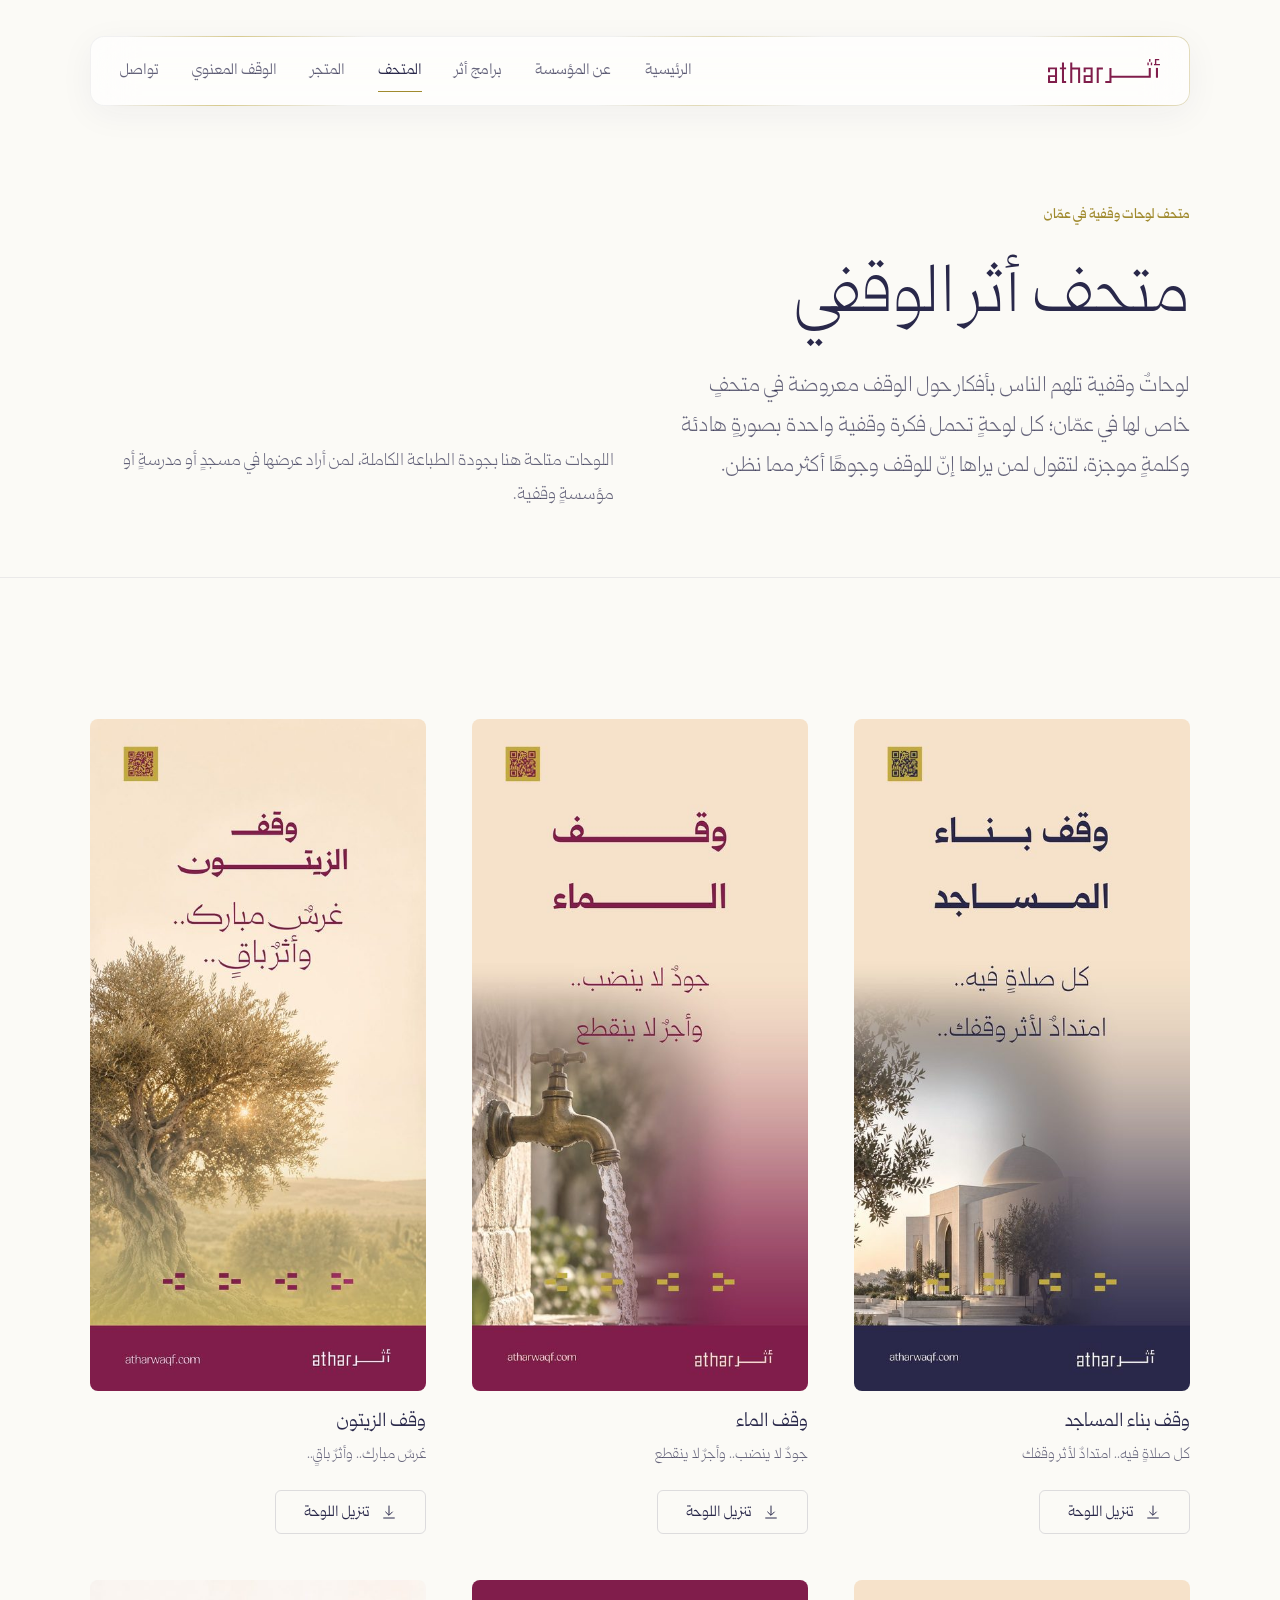
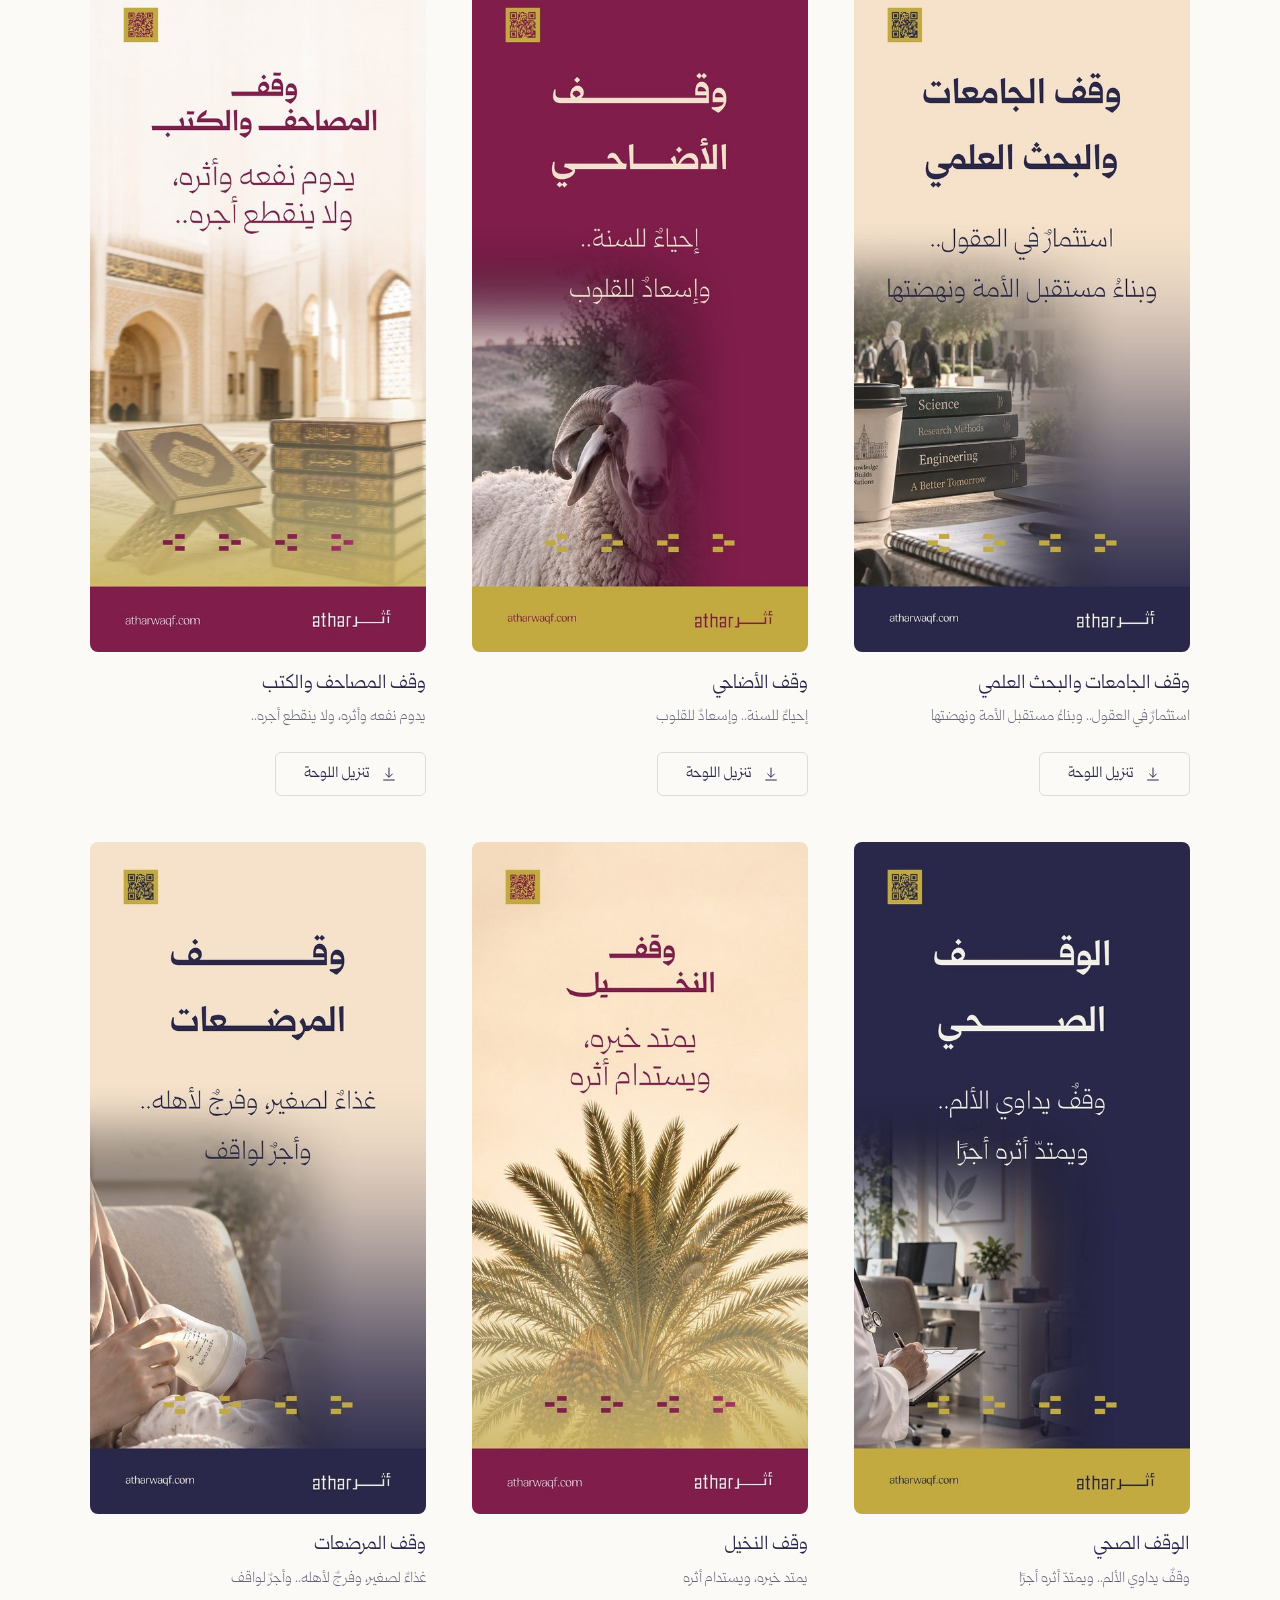
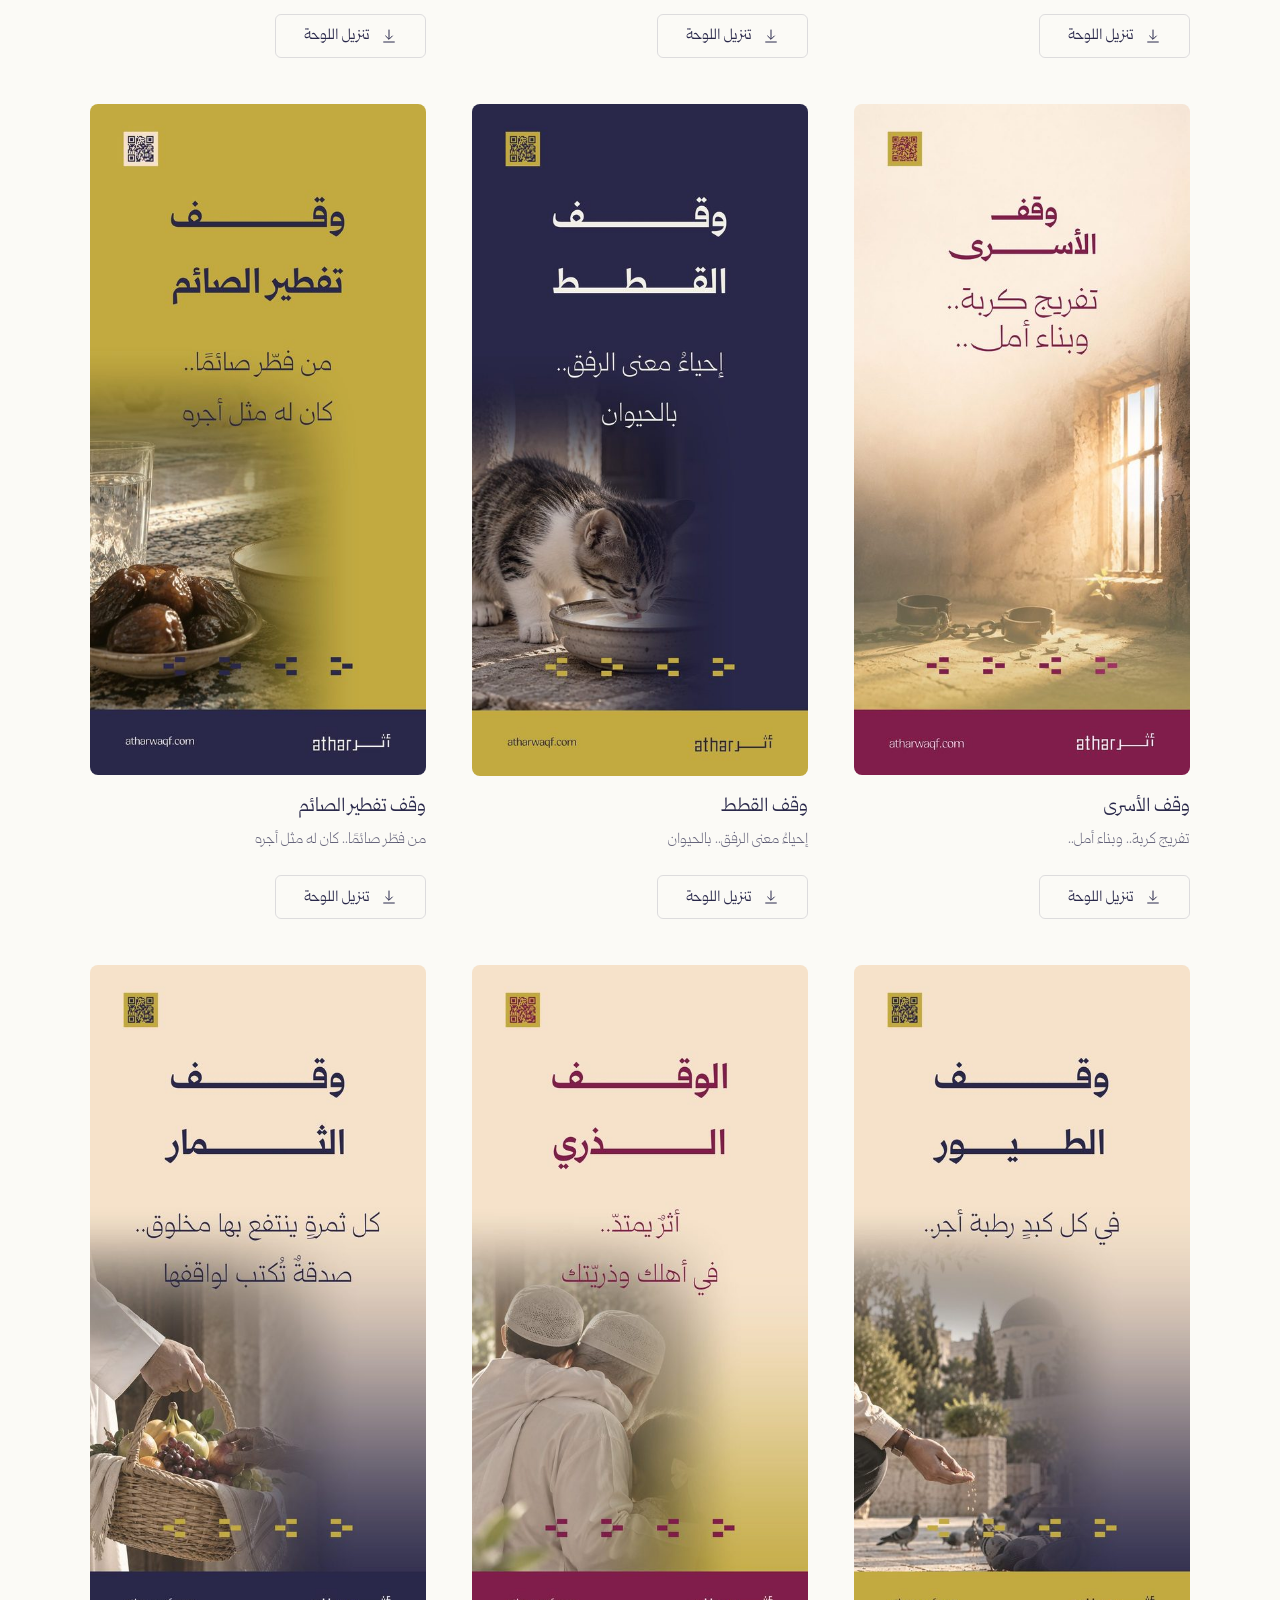
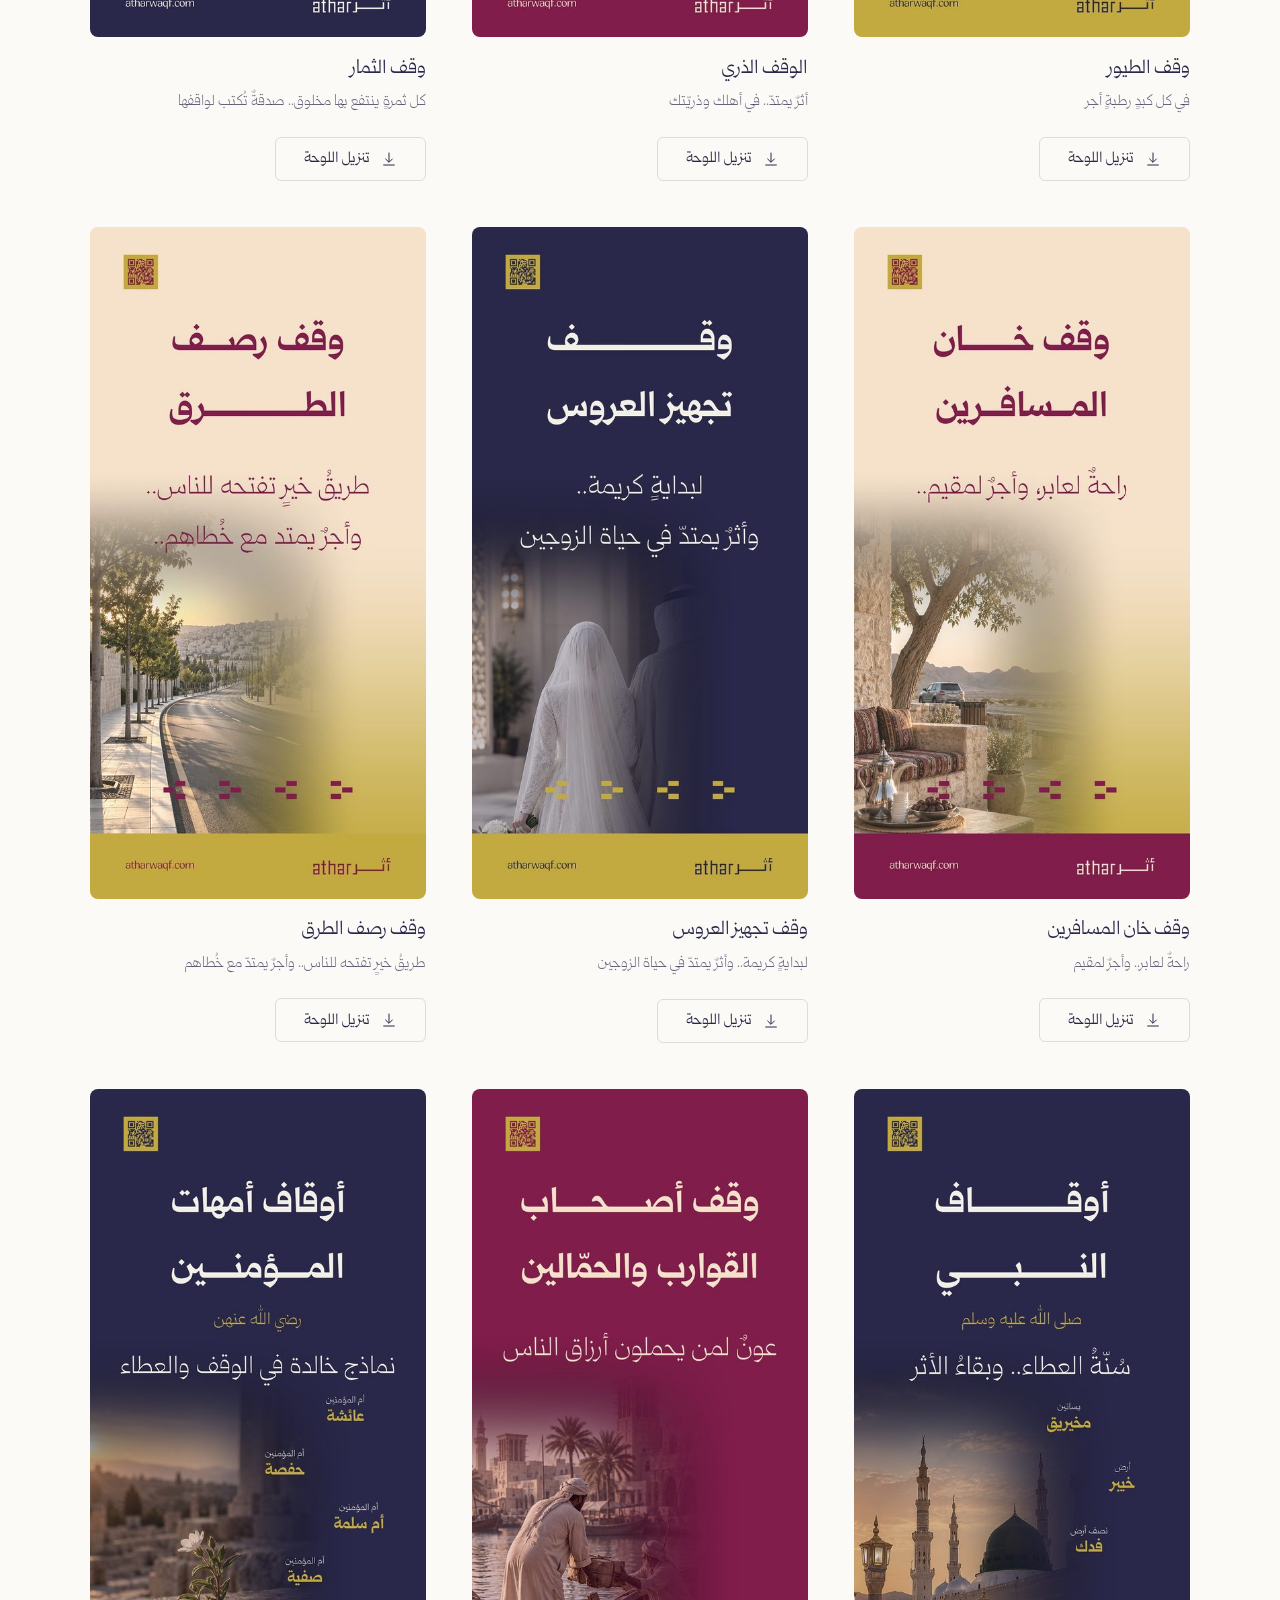
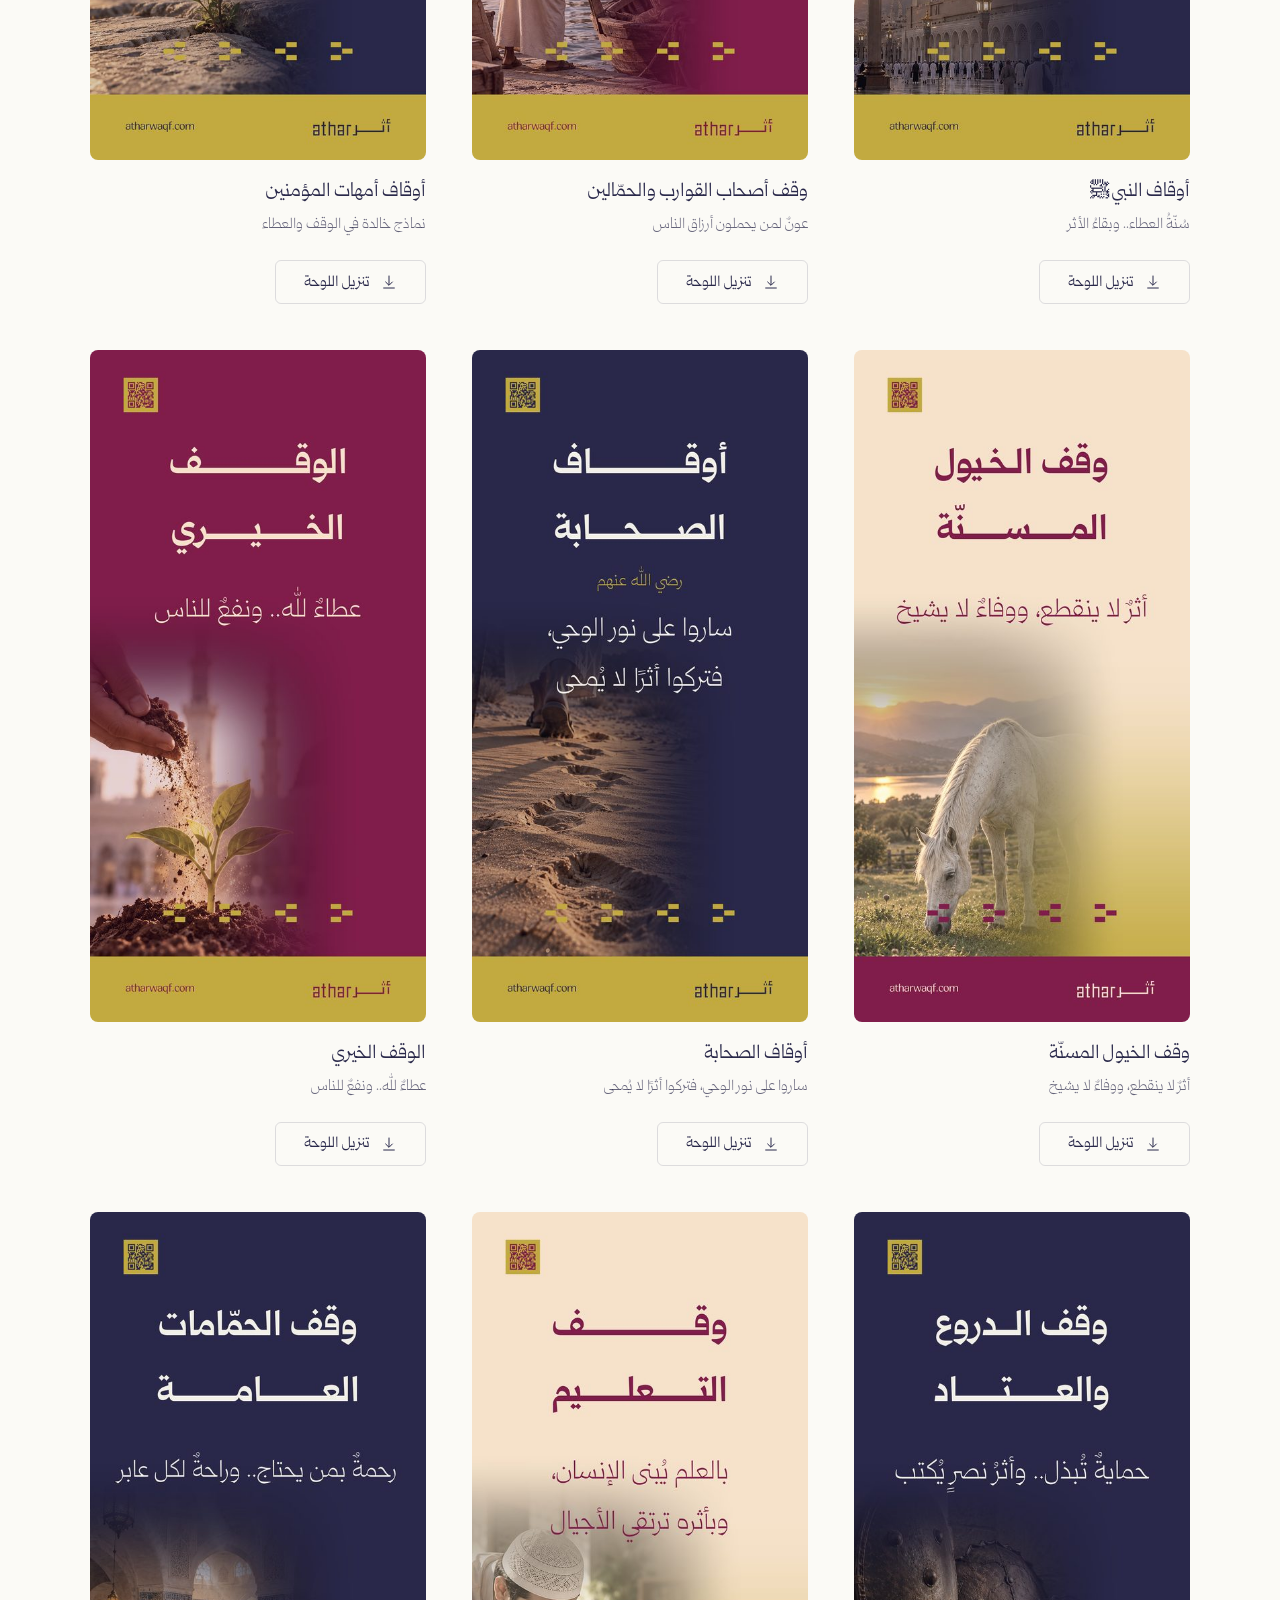
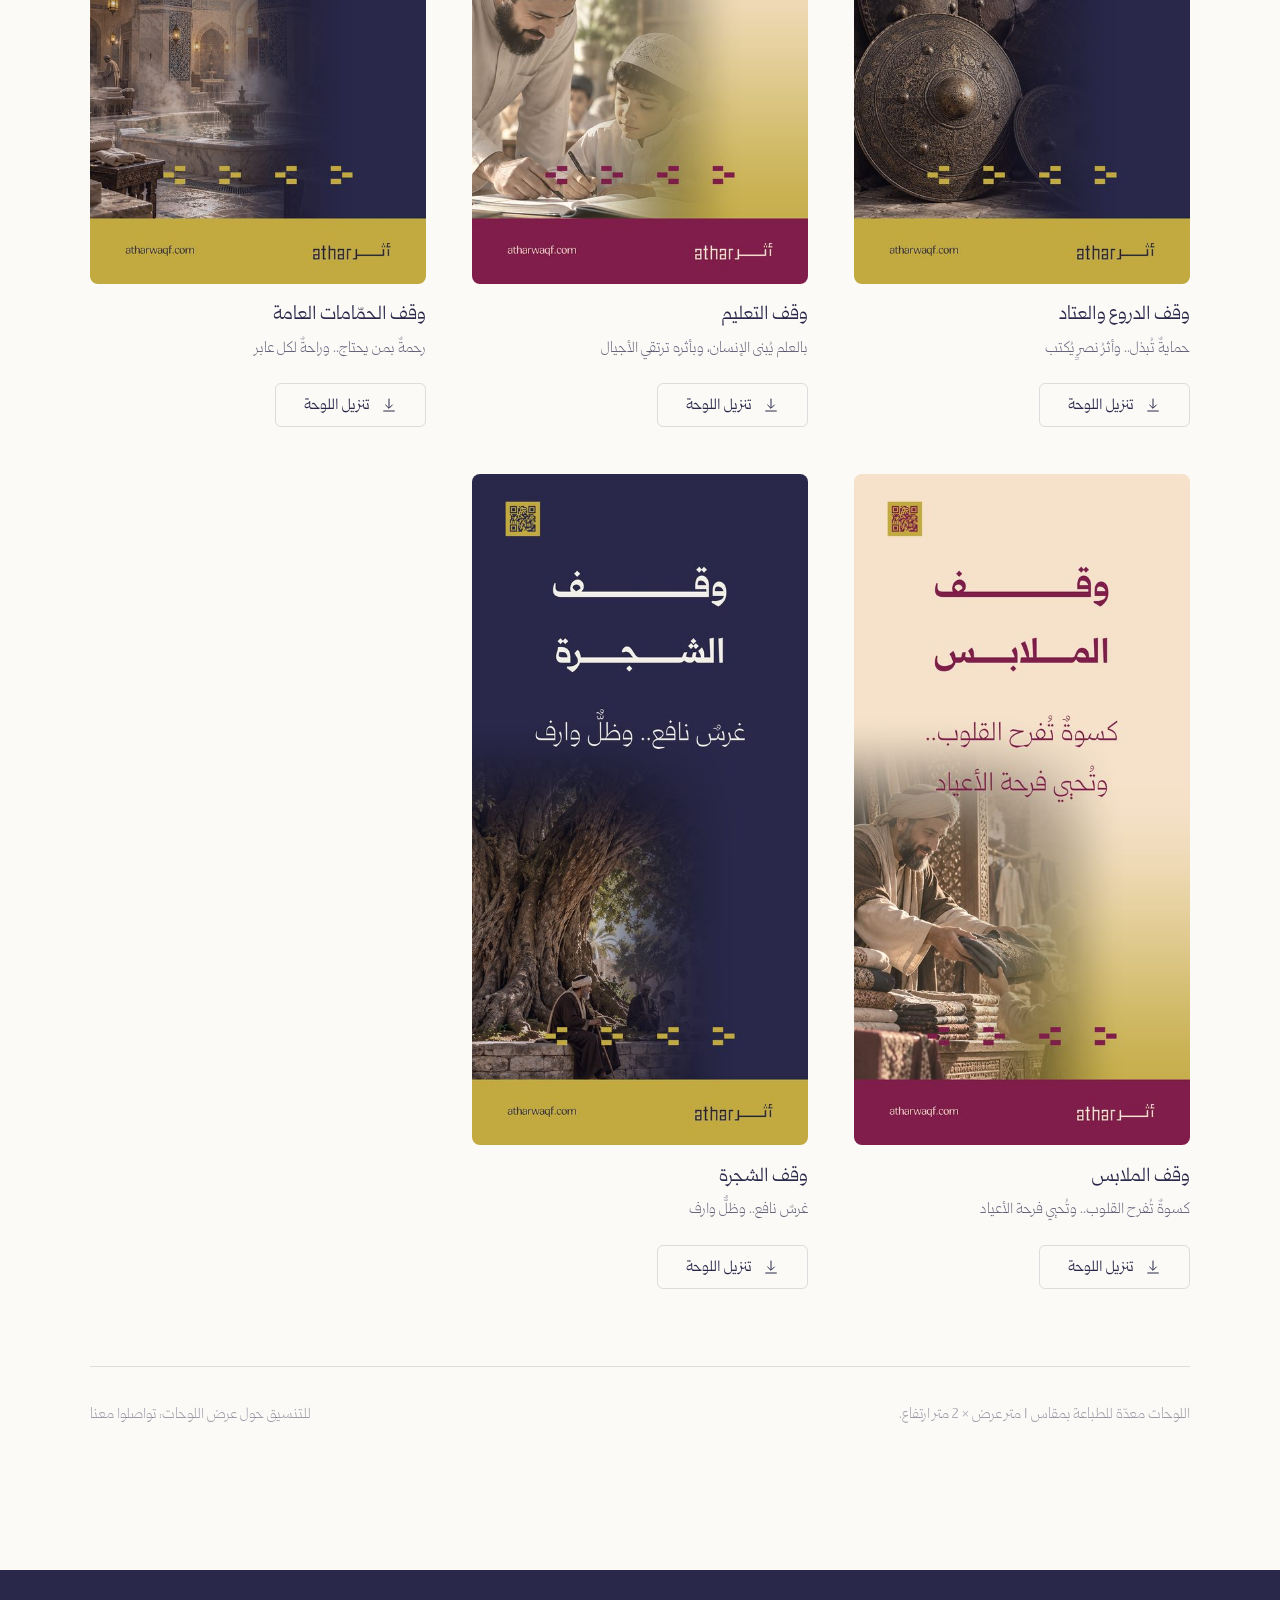
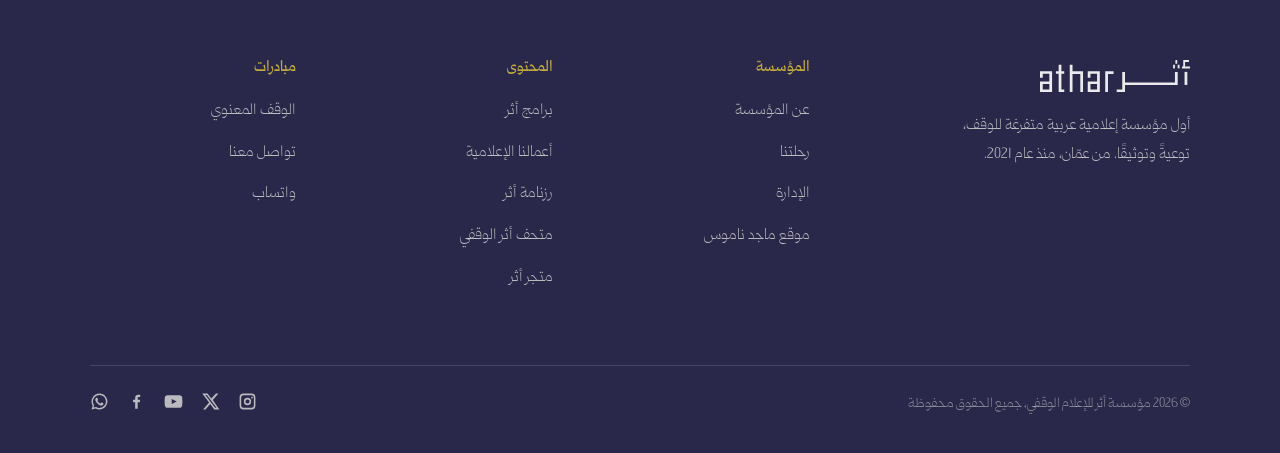
<file: museum.html>
<!DOCTYPE html>
<html lang="ar" dir="rtl">
<head>
<meta charset="UTF-8">
<meta name="viewport" content="width=device-width, initial-scale=1">
<title>متحف أثر الوقفي، مؤسسة أثر للإعلام الوقفي</title>
<meta name="description" content="متحف أثر الوقفي في عمّان: لوحات وقفية تُعرض مطبوعة، تروي كل واحدة منها فكرة وقفية بصورة وكلمة، ويمكن تنزيلها بجودة الطباعة.">
<link rel="canonical" href="https://atharwaqf.com/museum.html">
<meta property="og:type" content="website">
<meta property="og:title" content="متحف أثر الوقفي">
<meta property="og:description" content="لوحات وقفية تُعرض في متحف وقفي بعمّان، متاحة للتنزيل بجودة الطباعة.">
<meta name="theme-color" content="#fbfaf6">
<link rel="icon" type="image/svg+xml" href="assets/img/logo-v.svg">
<link rel="preload" href="assets/fonts/Qomra-Light.otf" as="font" type="font/otf" crossorigin>
<link rel="stylesheet" href="assets/css/athar.css?v=1">
<script>document.documentElement.className+=" js";</script>
</head>
<body>
<a href="#main" class="skip-link">تجاوز إلى المحتوى</a>

<header class="header" id="header">
  <div class="container">
    <div class="bar">
      <a href="index.html" class="brand" aria-label="مؤسسة أثر، الصفحة الرئيسية">
        <img src="assets/img/logo-h.svg" alt="مؤسسة أثر للإعلام الوقفي" width="112" height="24">
      </a>
      <nav class="nav" id="nav" aria-label="التنقل الرئيسي">
        <a href="index.html">الرئيسية</a>
        <a href="about.html">عن المؤسسة</a>
        <a href="programs.html">برامج أثر</a>
        <a href="museum.html">المتحف</a>
        <a href="store.html">المتجر</a>
        <a href="certificate.html">الوقف المعنوي</a>
        <a href="contact.html">تواصل</a>
      </nav>
      <button class="nav-toggle" id="navToggle" aria-expanded="false" aria-controls="nav" aria-label="فتح القائمة">
        <span></span><span></span>
      </button>
    </div>
  </div>
</header>

<main id="main">

  <section class="page-head">
    <div class="container">
      <span class="eyebrow" data-r>متحف لوحات وقفية في عمّان</span>
      <h1 class="display" data-r>متحف أثر الوقفي</h1>
      <div class="museum-intro" data-r>
        <p class="lead">
          لوحاتٌ وقفية تلهم الناس بأفكار حول الوقف معروضة في متحفٍ خاص لها في عمّان؛
          كل لوحةٍ تحمل فكرة وقفية واحدة بصورةٍ هادئة وكلمةٍ موجزة، لتقول لمن يراها
          إنّ للوقف وجوهًا أكثر مما نظن.
        </p>
        <p class="muted">
          اللوحات متاحة هنا بجودة الطباعة الكاملة، لمن أراد عرضها في مسجدٍ أو مدرسةٍ
          أو مؤسسةٍ وقفية.
        </p>
      </div>
    </div>
  </section>

  <section class="section section--rule">
    <div class="container">
      <div class="museum-grid">
        <article class="banner-card" data-r>
          <figure><img src="assets/museum/preview/masjid.jpg"
            srcset="assets/museum/preview/sm/masjid.jpg 500w, assets/museum/preview/masjid.jpg 1000w"
            sizes="(max-width:560px) min(64vw,290px), (max-width:960px) 44vw, 30vw"
            alt="وقف بناء المساجد" width="1000" height="2000" loading="eager" decoding="async" fetchpriority="high"></figure>
          <h3>وقف بناء المساجد</h3>
          <p>كل صلاةٍ فيه.. امتدادٌ لأثر وقفك</p>
          <a class="dl" href="assets/museum/print/masjid.jpg" download="وقف بناء المساجد.jpg">
            <svg viewBox="0 0 24 24" aria-hidden="true"><path d="M12 3v13"/><path d="M7 12l5 5 5-5"/><path d="M4 21h16"/></svg>
            تنزيل اللوحة
          </a>
        </article>
        <article class="banner-card" data-r>
          <figure><img src="assets/museum/preview/water.jpg"
            srcset="assets/museum/preview/sm/water.jpg 500w, assets/museum/preview/water.jpg 1000w"
            sizes="(max-width:560px) min(64vw,290px), (max-width:960px) 44vw, 30vw"
            alt="وقف الماء" width="1000" height="2000" loading="eager" decoding="async" fetchpriority="high"></figure>
          <h3>وقف الماء</h3>
          <p>جودٌ لا ينضب.. وأجرٌ لا ينقطع</p>
          <a class="dl" href="assets/museum/print/water.jpg" download="وقف الماء.jpg">
            <svg viewBox="0 0 24 24" aria-hidden="true"><path d="M12 3v13"/><path d="M7 12l5 5 5-5"/><path d="M4 21h16"/></svg>
            تنزيل اللوحة
          </a>
        </article>
        <article class="banner-card" data-r>
          <figure><img src="assets/museum/preview/olive.jpg"
            srcset="assets/museum/preview/sm/olive.jpg 500w, assets/museum/preview/olive.jpg 1000w"
            sizes="(max-width:560px) min(64vw,290px), (max-width:960px) 44vw, 30vw"
            alt="وقف الزيتون" width="1000" height="2000" loading="lazy" decoding="async" fetchpriority="low"></figure>
          <h3>وقف الزيتون</h3>
          <p>غرسٌ مبارك.. وأثرٌ باقٍ..</p>
          <a class="dl" href="assets/museum/print/olive.jpg" download="وقف الزيتون.jpg">
            <svg viewBox="0 0 24 24" aria-hidden="true"><path d="M12 3v13"/><path d="M7 12l5 5 5-5"/><path d="M4 21h16"/></svg>
            تنزيل اللوحة
          </a>
        </article>
        <article class="banner-card" data-r>
          <figure><img src="assets/museum/preview/universities.jpg"
            srcset="assets/museum/preview/sm/universities.jpg 500w, assets/museum/preview/universities.jpg 1000w"
            sizes="(max-width:560px) min(64vw,290px), (max-width:960px) 44vw, 30vw"
            alt="وقف الجامعات والبحث العلمي" width="1000" height="2000" loading="lazy" decoding="async" fetchpriority="low"></figure>
          <h3>وقف الجامعات والبحث العلمي</h3>
          <p>استثمارٌ في العقول.. وبناءُ مستقبل الأمة ونهضتها</p>
          <a class="dl" href="assets/museum/print/universities.jpg" download="وقف الجامعات والبحث العلمي.jpg">
            <svg viewBox="0 0 24 24" aria-hidden="true"><path d="M12 3v13"/><path d="M7 12l5 5 5-5"/><path d="M4 21h16"/></svg>
            تنزيل اللوحة
          </a>
        </article>
        <article class="banner-card" data-r>
          <figure><img src="assets/museum/preview/adahi.jpg"
            srcset="assets/museum/preview/sm/adahi.jpg 500w, assets/museum/preview/adahi.jpg 1000w"
            sizes="(max-width:560px) min(64vw,290px), (max-width:960px) 44vw, 30vw"
            alt="وقف الأضاحي" width="1000" height="2000" loading="lazy" decoding="async" fetchpriority="low"></figure>
          <h3>وقف الأضاحي</h3>
          <p>إحياءٌ للسنة.. وإسعادٌ للقلوب</p>
          <a class="dl" href="assets/museum/print/adahi.jpg" download="وقف الأضاحي.jpg">
            <svg viewBox="0 0 24 24" aria-hidden="true"><path d="M12 3v13"/><path d="M7 12l5 5 5-5"/><path d="M4 21h16"/></svg>
            تنزيل اللوحة
          </a>
        </article>
        <article class="banner-card" data-r>
          <figure><img src="assets/museum/preview/mushaf.jpg"
            srcset="assets/museum/preview/sm/mushaf.jpg 500w, assets/museum/preview/mushaf.jpg 1000w"
            sizes="(max-width:560px) min(64vw,290px), (max-width:960px) 44vw, 30vw"
            alt="وقف المصاحف والكتب" width="1000" height="2000" loading="lazy" decoding="async" fetchpriority="low"></figure>
          <h3>وقف المصاحف والكتب</h3>
          <p>يدوم نفعه وأثره، ولا ينقطع أجره..</p>
          <a class="dl" href="assets/museum/print/mushaf.jpg" download="وقف المصاحف والكتب.jpg">
            <svg viewBox="0 0 24 24" aria-hidden="true"><path d="M12 3v13"/><path d="M7 12l5 5 5-5"/><path d="M4 21h16"/></svg>
            تنزيل اللوحة
          </a>
        </article>
        <article class="banner-card" data-r>
          <figure><img src="assets/museum/preview/health.jpg"
            srcset="assets/museum/preview/sm/health.jpg 500w, assets/museum/preview/health.jpg 1000w"
            sizes="(max-width:560px) min(64vw,290px), (max-width:960px) 44vw, 30vw"
            alt="الوقف الصحي" width="1000" height="2000" loading="lazy" decoding="async" fetchpriority="low"></figure>
          <h3>الوقف الصحي</h3>
          <p>وقفٌ يداوي الألم.. ويمتدّ أثره أجرًا</p>
          <a class="dl" href="assets/museum/print/health.jpg" download="الوقف الصحي.jpg">
            <svg viewBox="0 0 24 24" aria-hidden="true"><path d="M12 3v13"/><path d="M7 12l5 5 5-5"/><path d="M4 21h16"/></svg>
            تنزيل اللوحة
          </a>
        </article>
        <article class="banner-card" data-r>
          <figure><img src="assets/museum/preview/palms.jpg"
            srcset="assets/museum/preview/sm/palms.jpg 500w, assets/museum/preview/palms.jpg 1000w"
            sizes="(max-width:560px) min(64vw,290px), (max-width:960px) 44vw, 30vw"
            alt="وقف النخيل" width="1000" height="2000" loading="lazy" decoding="async" fetchpriority="low"></figure>
          <h3>وقف النخيل</h3>
          <p>يمتد خيره، ويستدام أثره</p>
          <a class="dl" href="assets/museum/print/palms.jpg" download="وقف النخيل.jpg">
            <svg viewBox="0 0 24 24" aria-hidden="true"><path d="M12 3v13"/><path d="M7 12l5 5 5-5"/><path d="M4 21h16"/></svg>
            تنزيل اللوحة
          </a>
        </article>
        <article class="banner-card" data-r>
          <figure><img src="assets/museum/preview/nursing.jpg"
            srcset="assets/museum/preview/sm/nursing.jpg 500w, assets/museum/preview/nursing.jpg 1000w"
            sizes="(max-width:560px) min(64vw,290px), (max-width:960px) 44vw, 30vw"
            alt="وقف المرضعات" width="1000" height="2000" loading="lazy" decoding="async" fetchpriority="low"></figure>
          <h3>وقف المرضعات</h3>
          <p>غذاءٌ لصغير، وفرجٌ لأهله.. وأجرٌ لواقف</p>
          <a class="dl" href="assets/museum/print/nursing.jpg" download="وقف المرضعات.jpg">
            <svg viewBox="0 0 24 24" aria-hidden="true"><path d="M12 3v13"/><path d="M7 12l5 5 5-5"/><path d="M4 21h16"/></svg>
            تنزيل اللوحة
          </a>
        </article>
        <article class="banner-card" data-r>
          <figure><img src="assets/museum/preview/prisoners.jpg"
            srcset="assets/museum/preview/sm/prisoners.jpg 500w, assets/museum/preview/prisoners.jpg 1000w"
            sizes="(max-width:560px) min(64vw,290px), (max-width:960px) 44vw, 30vw"
            alt="وقف الأسرى" width="1000" height="2000" loading="lazy" decoding="async" fetchpriority="low"></figure>
          <h3>وقف الأسرى</h3>
          <p>تفريج كربة.. وبناء أمل..</p>
          <a class="dl" href="assets/museum/print/prisoners.jpg" download="وقف الأسرى.jpg">
            <svg viewBox="0 0 24 24" aria-hidden="true"><path d="M12 3v13"/><path d="M7 12l5 5 5-5"/><path d="M4 21h16"/></svg>
            تنزيل اللوحة
          </a>
        </article>
        <article class="banner-card" data-r>
          <figure><img src="assets/museum/preview/cats.jpg"
            srcset="assets/museum/preview/sm/cats.jpg 500w, assets/museum/preview/cats.jpg 1000w"
            sizes="(max-width:560px) min(64vw,290px), (max-width:960px) 44vw, 30vw"
            alt="وقف القطط" width="1000" height="2000" loading="lazy" decoding="async" fetchpriority="low"></figure>
          <h3>وقف القطط</h3>
          <p>إحياءُ معنى الرفق.. بالحيوان</p>
          <a class="dl" href="assets/museum/print/cats.jpg" download="وقف القطط.jpg">
            <svg viewBox="0 0 24 24" aria-hidden="true"><path d="M12 3v13"/><path d="M7 12l5 5 5-5"/><path d="M4 21h16"/></svg>
            تنزيل اللوحة
          </a>
        </article>
        <article class="banner-card" data-r>
          <figure><img src="assets/museum/preview/iftar.jpg"
            srcset="assets/museum/preview/sm/iftar.jpg 500w, assets/museum/preview/iftar.jpg 1000w"
            sizes="(max-width:560px) min(64vw,290px), (max-width:960px) 44vw, 30vw"
            alt="وقف تفطير الصائم" width="1000" height="2000" loading="lazy" decoding="async" fetchpriority="low"></figure>
          <h3>وقف تفطير الصائم</h3>
          <p>من فطّر صائمًا.. كان له مثل أجره</p>
          <a class="dl" href="assets/museum/print/iftar.jpg" download="وقف تفطير الصائم.jpg">
            <svg viewBox="0 0 24 24" aria-hidden="true"><path d="M12 3v13"/><path d="M7 12l5 5 5-5"/><path d="M4 21h16"/></svg>
            تنزيل اللوحة
          </a>
        </article>
        <article class="banner-card" data-r>
          <figure><img src="assets/museum/preview/birds.jpg"
            srcset="assets/museum/preview/sm/birds.jpg 500w, assets/museum/preview/birds.jpg 1000w"
            sizes="(max-width:560px) min(64vw,290px), (max-width:960px) 44vw, 30vw"
            alt="وقف الطيور" width="1000" height="2000" loading="lazy" decoding="async" fetchpriority="low"></figure>
          <h3>وقف الطيور</h3>
          <p>في كل كبدٍ رطبةٍ أجر</p>
          <a class="dl" href="assets/museum/print/birds.jpg" download="وقف الطيور.jpg">
            <svg viewBox="0 0 24 24" aria-hidden="true"><path d="M12 3v13"/><path d="M7 12l5 5 5-5"/><path d="M4 21h16"/></svg>
            تنزيل اللوحة
          </a>
        </article>
        <article class="banner-card" data-r>
          <figure><img src="assets/museum/preview/family.jpg"
            srcset="assets/museum/preview/sm/family.jpg 500w, assets/museum/preview/family.jpg 1000w"
            sizes="(max-width:560px) min(64vw,290px), (max-width:960px) 44vw, 30vw"
            alt="الوقف الذري" width="1000" height="2000" loading="lazy" decoding="async" fetchpriority="low"></figure>
          <h3>الوقف الذري</h3>
          <p>أثرٌ يمتدّ.. في أهلك وذريّتك</p>
          <a class="dl" href="assets/museum/print/family.jpg" download="الوقف الذري.jpg">
            <svg viewBox="0 0 24 24" aria-hidden="true"><path d="M12 3v13"/><path d="M7 12l5 5 5-5"/><path d="M4 21h16"/></svg>
            تنزيل اللوحة
          </a>
        </article>
        <article class="banner-card" data-r>
          <figure><img src="assets/museum/preview/fruit.jpg"
            srcset="assets/museum/preview/sm/fruit.jpg 500w, assets/museum/preview/fruit.jpg 1000w"
            sizes="(max-width:560px) min(64vw,290px), (max-width:960px) 44vw, 30vw"
            alt="وقف الثمار" width="1000" height="2000" loading="lazy" decoding="async" fetchpriority="low"></figure>
          <h3>وقف الثمار</h3>
          <p>كل ثمرةٍ ينتفع بها مخلوق.. صدقةٌ تُكتب لواقفها</p>
          <a class="dl" href="assets/museum/print/fruit.jpg" download="وقف الثمار.jpg">
            <svg viewBox="0 0 24 24" aria-hidden="true"><path d="M12 3v13"/><path d="M7 12l5 5 5-5"/><path d="M4 21h16"/></svg>
            تنزيل اللوحة
          </a>
        </article>
        <article class="banner-card" data-r>
          <figure><img src="assets/museum/preview/khan.jpg"
            srcset="assets/museum/preview/sm/khan.jpg 500w, assets/museum/preview/khan.jpg 1000w"
            sizes="(max-width:560px) min(64vw,290px), (max-width:960px) 44vw, 30vw"
            alt="وقف خان المسافرين" width="1000" height="2000" loading="lazy" decoding="async" fetchpriority="low"></figure>
          <h3>وقف خان المسافرين</h3>
          <p>راحةٌ لعابر.. وأجرٌ لمقيم</p>
          <a class="dl" href="assets/museum/print/khan.jpg" download="وقف خان المسافرين.jpg">
            <svg viewBox="0 0 24 24" aria-hidden="true"><path d="M12 3v13"/><path d="M7 12l5 5 5-5"/><path d="M4 21h16"/></svg>
            تنزيل اللوحة
          </a>
        </article>
        <article class="banner-card" data-r>
          <figure><img src="assets/museum/preview/bride.jpg"
            srcset="assets/museum/preview/sm/bride.jpg 500w, assets/museum/preview/bride.jpg 1000w"
            sizes="(max-width:560px) min(64vw,290px), (max-width:960px) 44vw, 30vw"
            alt="وقف تجهيز العروس" width="1000" height="2000" loading="lazy" decoding="async" fetchpriority="low"></figure>
          <h3>وقف تجهيز العروس</h3>
          <p>لبدايةٍ كريمة.. وأثرٌ يمتدّ في حياة الزوجين</p>
          <a class="dl" href="assets/museum/print/bride.jpg" download="وقف تجهيز العروس.jpg">
            <svg viewBox="0 0 24 24" aria-hidden="true"><path d="M12 3v13"/><path d="M7 12l5 5 5-5"/><path d="M4 21h16"/></svg>
            تنزيل اللوحة
          </a>
        </article>
        <article class="banner-card" data-r>
          <figure><img src="assets/museum/preview/road.jpg"
            srcset="assets/museum/preview/sm/road.jpg 500w, assets/museum/preview/road.jpg 1000w"
            sizes="(max-width:560px) min(64vw,290px), (max-width:960px) 44vw, 30vw"
            alt="وقف رصف الطرق" width="1000" height="2000" loading="lazy" decoding="async" fetchpriority="low"></figure>
          <h3>وقف رصف الطرق</h3>
          <p>طريقُ خيرٍ تفتحه للناس.. وأجرٌ يمتدّ مع خُطاهم</p>
          <a class="dl" href="assets/museum/print/road.jpg" download="وقف رصف الطرق.jpg">
            <svg viewBox="0 0 24 24" aria-hidden="true"><path d="M12 3v13"/><path d="M7 12l5 5 5-5"/><path d="M4 21h16"/></svg>
            تنزيل اللوحة
          </a>
        </article>
        <article class="banner-card" data-r>
          <figure><img src="assets/museum/preview/prophet.jpg"
            srcset="assets/museum/preview/sm/prophet.jpg 500w, assets/museum/preview/prophet.jpg 1000w"
            sizes="(max-width:560px) min(64vw,290px), (max-width:960px) 44vw, 30vw"
            alt="أوقاف النبي ﷺ" width="1000" height="2000" loading="lazy" decoding="async" fetchpriority="low"></figure>
          <h3>أوقاف النبي ﷺ</h3>
          <p>سُنّةُ العطاء.. وبقاءُ الأثر</p>
          <a class="dl" href="assets/museum/print/prophet.jpg" download="أوقاف النبي ﷺ.jpg">
            <svg viewBox="0 0 24 24" aria-hidden="true"><path d="M12 3v13"/><path d="M7 12l5 5 5-5"/><path d="M4 21h16"/></svg>
            تنزيل اللوحة
          </a>
        </article>
        <article class="banner-card" data-r>
          <figure><img src="assets/museum/preview/boats.jpg"
            srcset="assets/museum/preview/sm/boats.jpg 500w, assets/museum/preview/boats.jpg 1000w"
            sizes="(max-width:560px) min(64vw,290px), (max-width:960px) 44vw, 30vw"
            alt="وقف أصحاب القوارب والحمّالين" width="1000" height="2000" loading="lazy" decoding="async" fetchpriority="low"></figure>
          <h3>وقف أصحاب القوارب والحمّالين</h3>
          <p>عونٌ لمن يحملون أرزاق الناس</p>
          <a class="dl" href="assets/museum/print/boats.jpg" download="وقف أصحاب القوارب والحمّالين.jpg">
            <svg viewBox="0 0 24 24" aria-hidden="true"><path d="M12 3v13"/><path d="M7 12l5 5 5-5"/><path d="M4 21h16"/></svg>
            تنزيل اللوحة
          </a>
        </article>
        <article class="banner-card" data-r>
          <figure><img src="assets/museum/preview/mothers.jpg"
            srcset="assets/museum/preview/sm/mothers.jpg 500w, assets/museum/preview/mothers.jpg 1000w"
            sizes="(max-width:560px) min(64vw,290px), (max-width:960px) 44vw, 30vw"
            alt="أوقاف أمهات المؤمنين" width="1000" height="2000" loading="lazy" decoding="async" fetchpriority="low"></figure>
          <h3>أوقاف أمهات المؤمنين</h3>
          <p>نماذج خالدة في الوقف والعطاء</p>
          <a class="dl" href="assets/museum/print/mothers.jpg" download="أوقاف أمهات المؤمنين.jpg">
            <svg viewBox="0 0 24 24" aria-hidden="true"><path d="M12 3v13"/><path d="M7 12l5 5 5-5"/><path d="M4 21h16"/></svg>
            تنزيل اللوحة
          </a>
        </article>
        <article class="banner-card" data-r>
          <figure><img src="assets/museum/preview/horses.jpg"
            srcset="assets/museum/preview/sm/horses.jpg 500w, assets/museum/preview/horses.jpg 1000w"
            sizes="(max-width:560px) min(64vw,290px), (max-width:960px) 44vw, 30vw"
            alt="وقف الخيول المسنّة" width="1000" height="2000" loading="lazy" decoding="async" fetchpriority="low"></figure>
          <h3>وقف الخيول المسنّة</h3>
          <p>أثرٌ لا ينقطع، ووفاءٌ لا يشيخ</p>
          <a class="dl" href="assets/museum/print/horses.jpg" download="وقف الخيول المسنّة.jpg">
            <svg viewBox="0 0 24 24" aria-hidden="true"><path d="M12 3v13"/><path d="M7 12l5 5 5-5"/><path d="M4 21h16"/></svg>
            تنزيل اللوحة
          </a>
        </article>
        <article class="banner-card" data-r>
          <figure><img src="assets/museum/preview/companions.jpg"
            srcset="assets/museum/preview/sm/companions.jpg 500w, assets/museum/preview/companions.jpg 1000w"
            sizes="(max-width:560px) min(64vw,290px), (max-width:960px) 44vw, 30vw"
            alt="أوقاف الصحابة" width="1000" height="2000" loading="lazy" decoding="async" fetchpriority="low"></figure>
          <h3>أوقاف الصحابة</h3>
          <p>ساروا على نور الوحي، فتركوا أثرًا لا يُمحى</p>
          <a class="dl" href="assets/museum/print/companions.jpg" download="أوقاف الصحابة.jpg">
            <svg viewBox="0 0 24 24" aria-hidden="true"><path d="M12 3v13"/><path d="M7 12l5 5 5-5"/><path d="M4 21h16"/></svg>
            تنزيل اللوحة
          </a>
        </article>
        <article class="banner-card" data-r>
          <figure><img src="assets/museum/preview/charity.jpg"
            srcset="assets/museum/preview/sm/charity.jpg 500w, assets/museum/preview/charity.jpg 1000w"
            sizes="(max-width:560px) min(64vw,290px), (max-width:960px) 44vw, 30vw"
            alt="الوقف الخيري" width="1000" height="2000" loading="lazy" decoding="async" fetchpriority="low"></figure>
          <h3>الوقف الخيري</h3>
          <p>عطاءٌ لله.. ونفعٌ للناس</p>
          <a class="dl" href="assets/museum/print/charity.jpg" download="الوقف الخيري.jpg">
            <svg viewBox="0 0 24 24" aria-hidden="true"><path d="M12 3v13"/><path d="M7 12l5 5 5-5"/><path d="M4 21h16"/></svg>
            تنزيل اللوحة
          </a>
        </article>
        <article class="banner-card" data-r>
          <figure><img src="assets/museum/preview/shields.jpg"
            srcset="assets/museum/preview/sm/shields.jpg 500w, assets/museum/preview/shields.jpg 1000w"
            sizes="(max-width:560px) min(64vw,290px), (max-width:960px) 44vw, 30vw"
            alt="وقف الدروع والعتاد" width="1000" height="2000" loading="lazy" decoding="async" fetchpriority="low"></figure>
          <h3>وقف الدروع والعتاد</h3>
          <p>حمايةٌ تُبذل.. وأثرُ نصرٍ يُكتب</p>
          <a class="dl" href="assets/museum/print/shields.jpg" download="وقف الدروع والعتاد.jpg">
            <svg viewBox="0 0 24 24" aria-hidden="true"><path d="M12 3v13"/><path d="M7 12l5 5 5-5"/><path d="M4 21h16"/></svg>
            تنزيل اللوحة
          </a>
        </article>
        <article class="banner-card" data-r>
          <figure><img src="assets/museum/preview/education.jpg"
            srcset="assets/museum/preview/sm/education.jpg 500w, assets/museum/preview/education.jpg 1000w"
            sizes="(max-width:560px) min(64vw,290px), (max-width:960px) 44vw, 30vw"
            alt="وقف التعليم" width="1000" height="2000" loading="lazy" decoding="async" fetchpriority="low"></figure>
          <h3>وقف التعليم</h3>
          <p>بالعلم يُبنى الإنسان، وبأثره ترتقي الأجيال</p>
          <a class="dl" href="assets/museum/print/education.jpg" download="وقف التعليم.jpg">
            <svg viewBox="0 0 24 24" aria-hidden="true"><path d="M12 3v13"/><path d="M7 12l5 5 5-5"/><path d="M4 21h16"/></svg>
            تنزيل اللوحة
          </a>
        </article>
        <article class="banner-card" data-r>
          <figure><img src="assets/museum/preview/baths.jpg"
            srcset="assets/museum/preview/sm/baths.jpg 500w, assets/museum/preview/baths.jpg 1000w"
            sizes="(max-width:560px) min(64vw,290px), (max-width:960px) 44vw, 30vw"
            alt="وقف الحمّامات العامة" width="1000" height="2000" loading="lazy" decoding="async" fetchpriority="low"></figure>
          <h3>وقف الحمّامات العامة</h3>
          <p>رحمةٌ بمن يحتاج.. وراحةٌ لكل عابر</p>
          <a class="dl" href="assets/museum/print/baths.jpg" download="وقف الحمّامات العامة.jpg">
            <svg viewBox="0 0 24 24" aria-hidden="true"><path d="M12 3v13"/><path d="M7 12l5 5 5-5"/><path d="M4 21h16"/></svg>
            تنزيل اللوحة
          </a>
        </article>
        <article class="banner-card" data-r>
          <figure><img src="assets/museum/preview/clothes.jpg"
            srcset="assets/museum/preview/sm/clothes.jpg 500w, assets/museum/preview/clothes.jpg 1000w"
            sizes="(max-width:560px) min(64vw,290px), (max-width:960px) 44vw, 30vw"
            alt="وقف الملابس" width="1000" height="2000" loading="lazy" decoding="async" fetchpriority="low"></figure>
          <h3>وقف الملابس</h3>
          <p>كسوةٌ تُفرح القلوب.. وتُحيي فرحة الأعياد</p>
          <a class="dl" href="assets/museum/print/clothes.jpg" download="وقف الملابس.jpg">
            <svg viewBox="0 0 24 24" aria-hidden="true"><path d="M12 3v13"/><path d="M7 12l5 5 5-5"/><path d="M4 21h16"/></svg>
            تنزيل اللوحة
          </a>
        </article>
        <article class="banner-card" data-r>
          <figure><img src="assets/museum/preview/tree.jpg"
            srcset="assets/museum/preview/sm/tree.jpg 500w, assets/museum/preview/tree.jpg 1000w"
            sizes="(max-width:560px) min(64vw,290px), (max-width:960px) 44vw, 30vw"
            alt="وقف الشجرة" width="1000" height="2000" loading="lazy" decoding="async" fetchpriority="low"></figure>
          <h3>وقف الشجرة</h3>
          <p>غرسٌ نافع.. وظلٌّ وارف</p>
          <a class="dl" href="assets/museum/print/tree.jpg" download="وقف الشجرة.jpg">
            <svg viewBox="0 0 24 24" aria-hidden="true"><path d="M12 3v13"/><path d="M7 12l5 5 5-5"/><path d="M4 21h16"/></svg>
            تنزيل اللوحة
          </a>
        </article>
      </div>

      <div class="museum-note">
        <span>اللوحات معدّة للطباعة بمقاس <span class="num">1</span> متر عرض × <span class="num">2</span> متر ارتفاع.</span>
        <span>للتنسيق حول عرض اللوحات: <a href="contact.html">تواصلوا معنا</a></span>
      </div>
    </div>
  </section>

</main>

<footer class="footer" id="siteFooter"></footer>
<script src="assets/js/athar.js?v=2" defer></script>
</body>
</html>
</file>
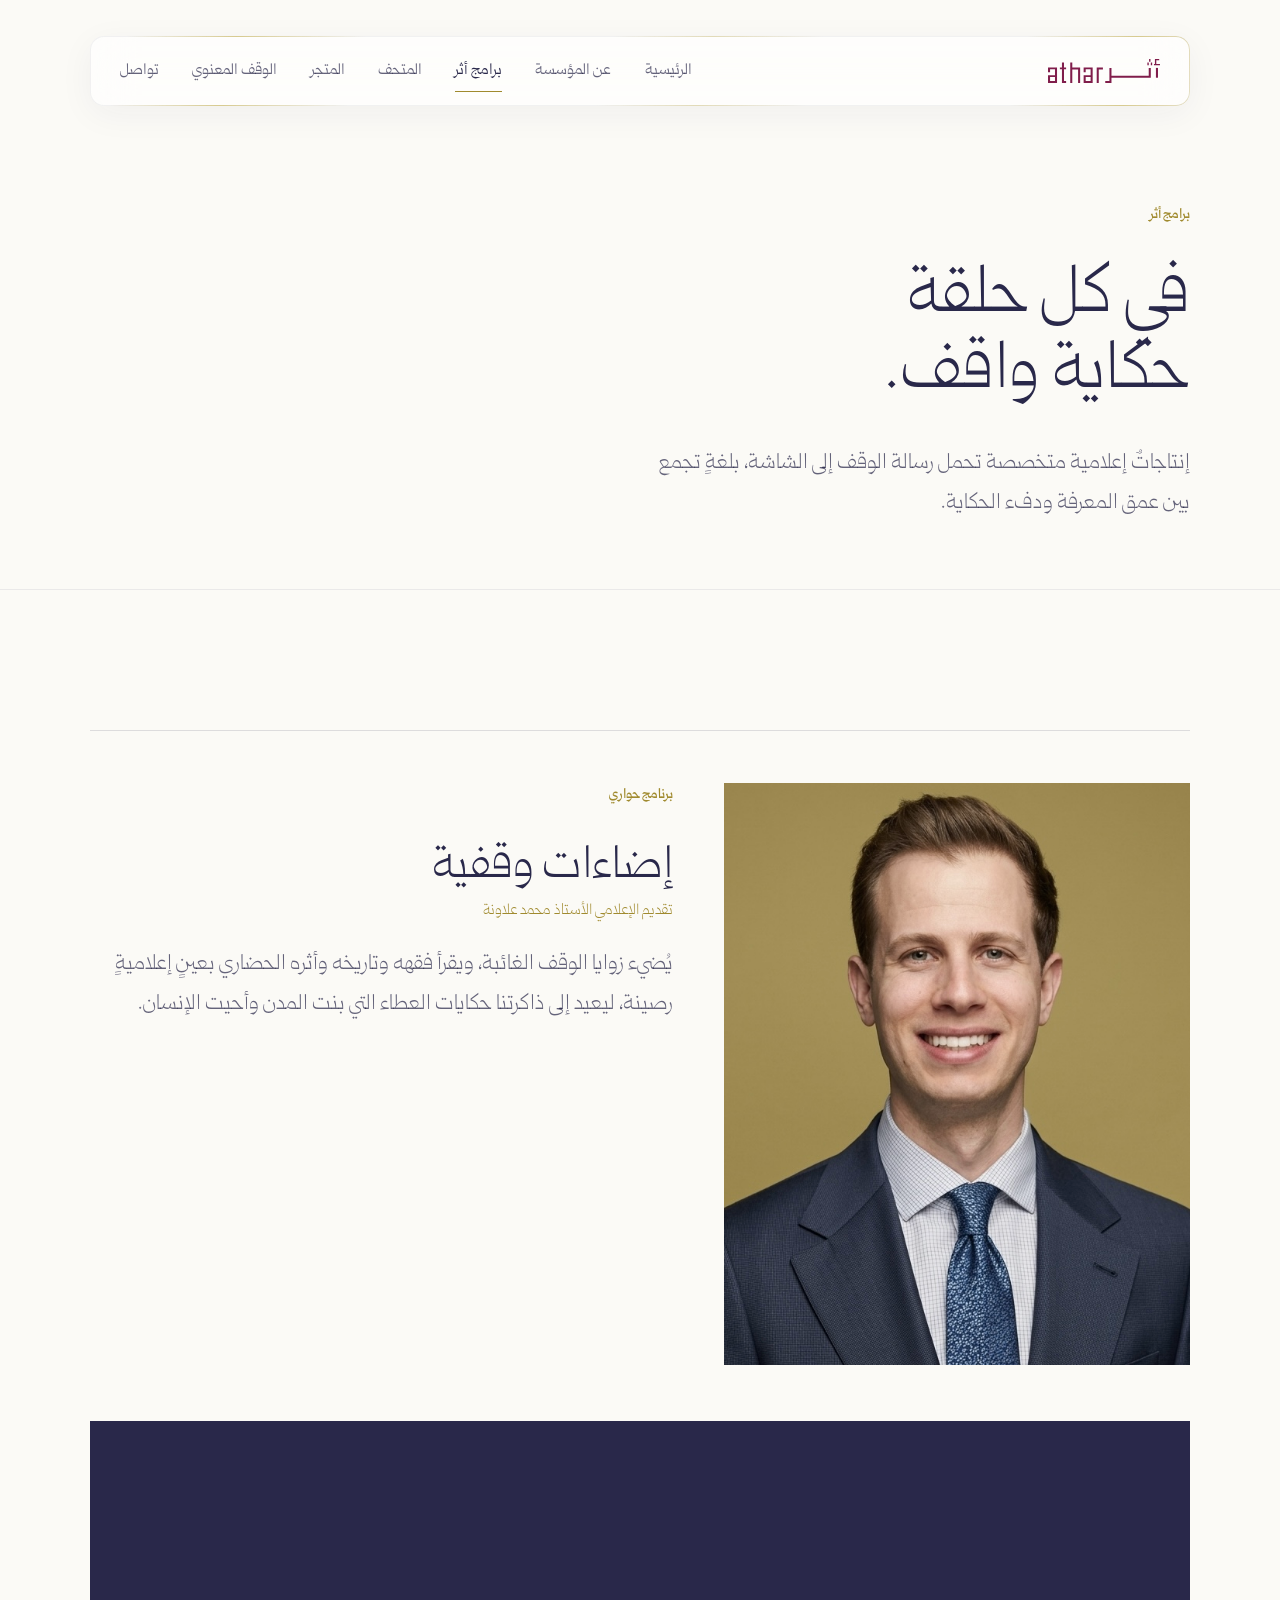
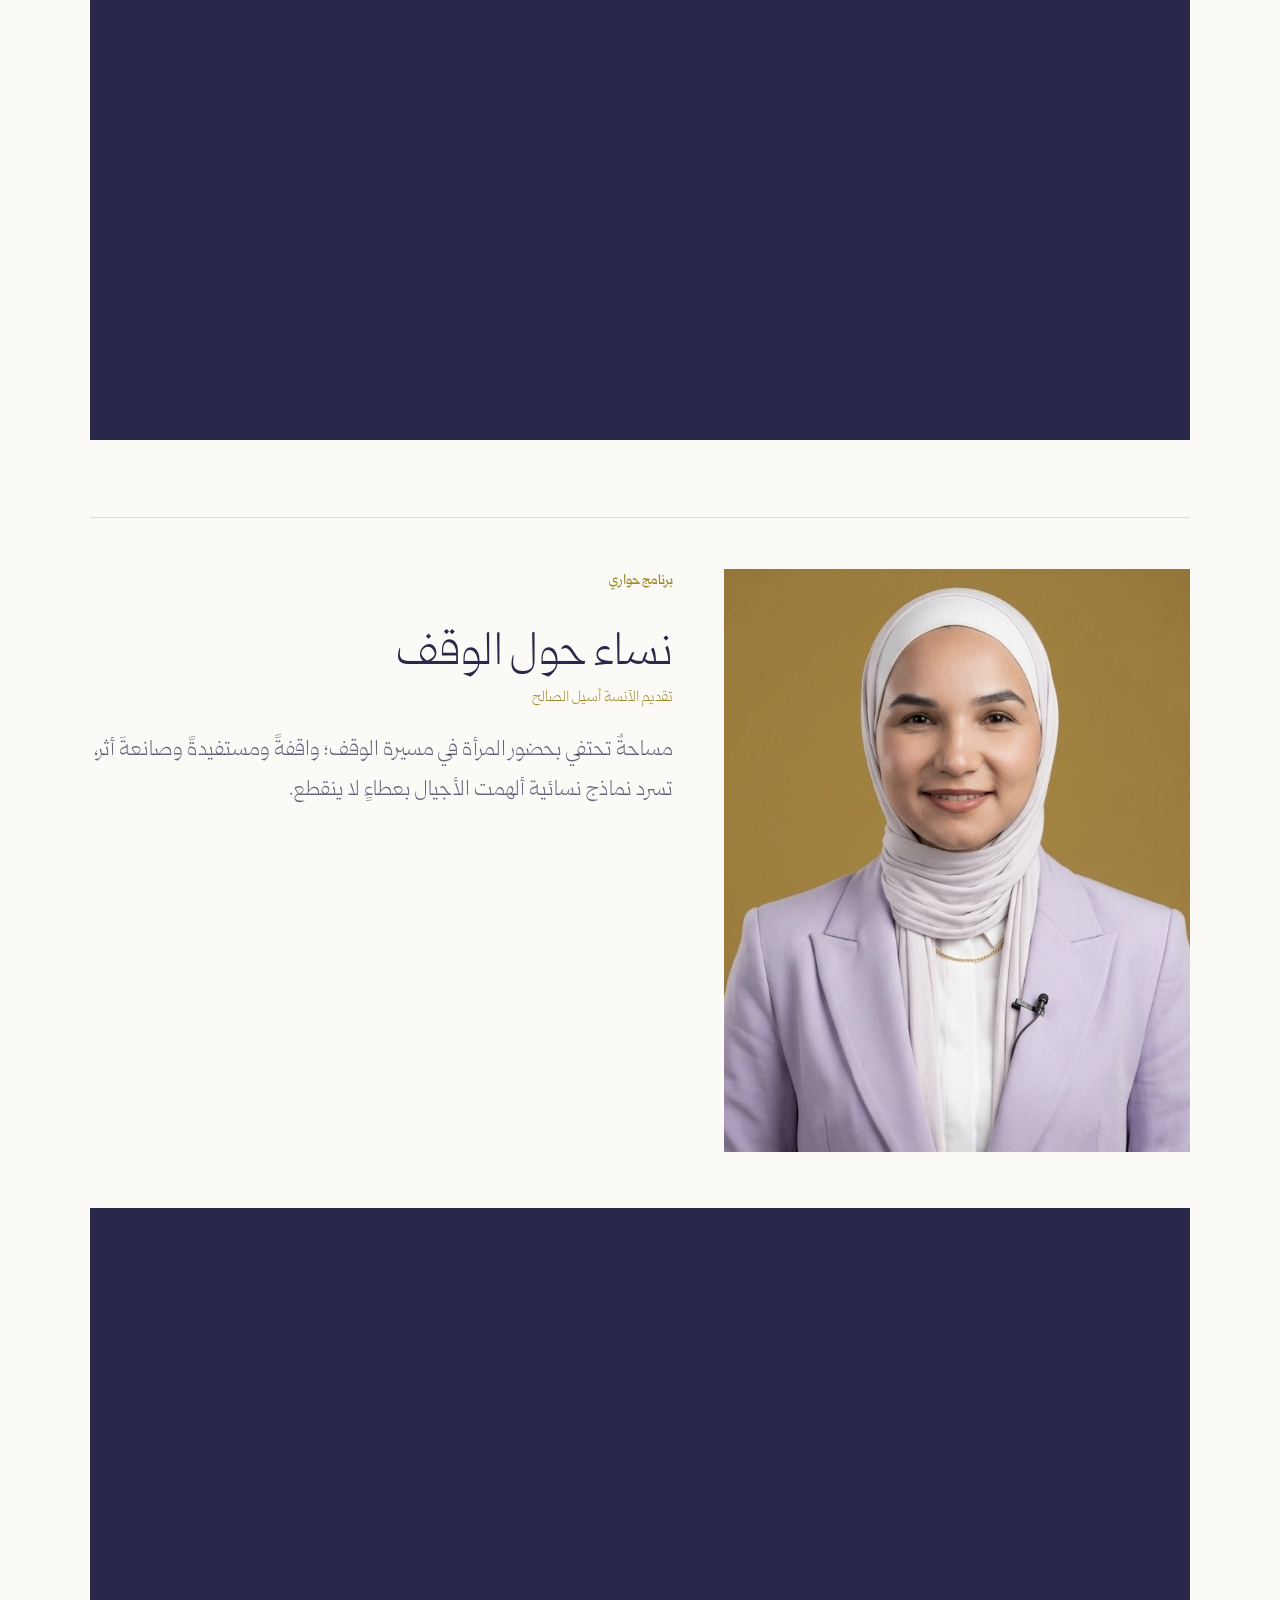
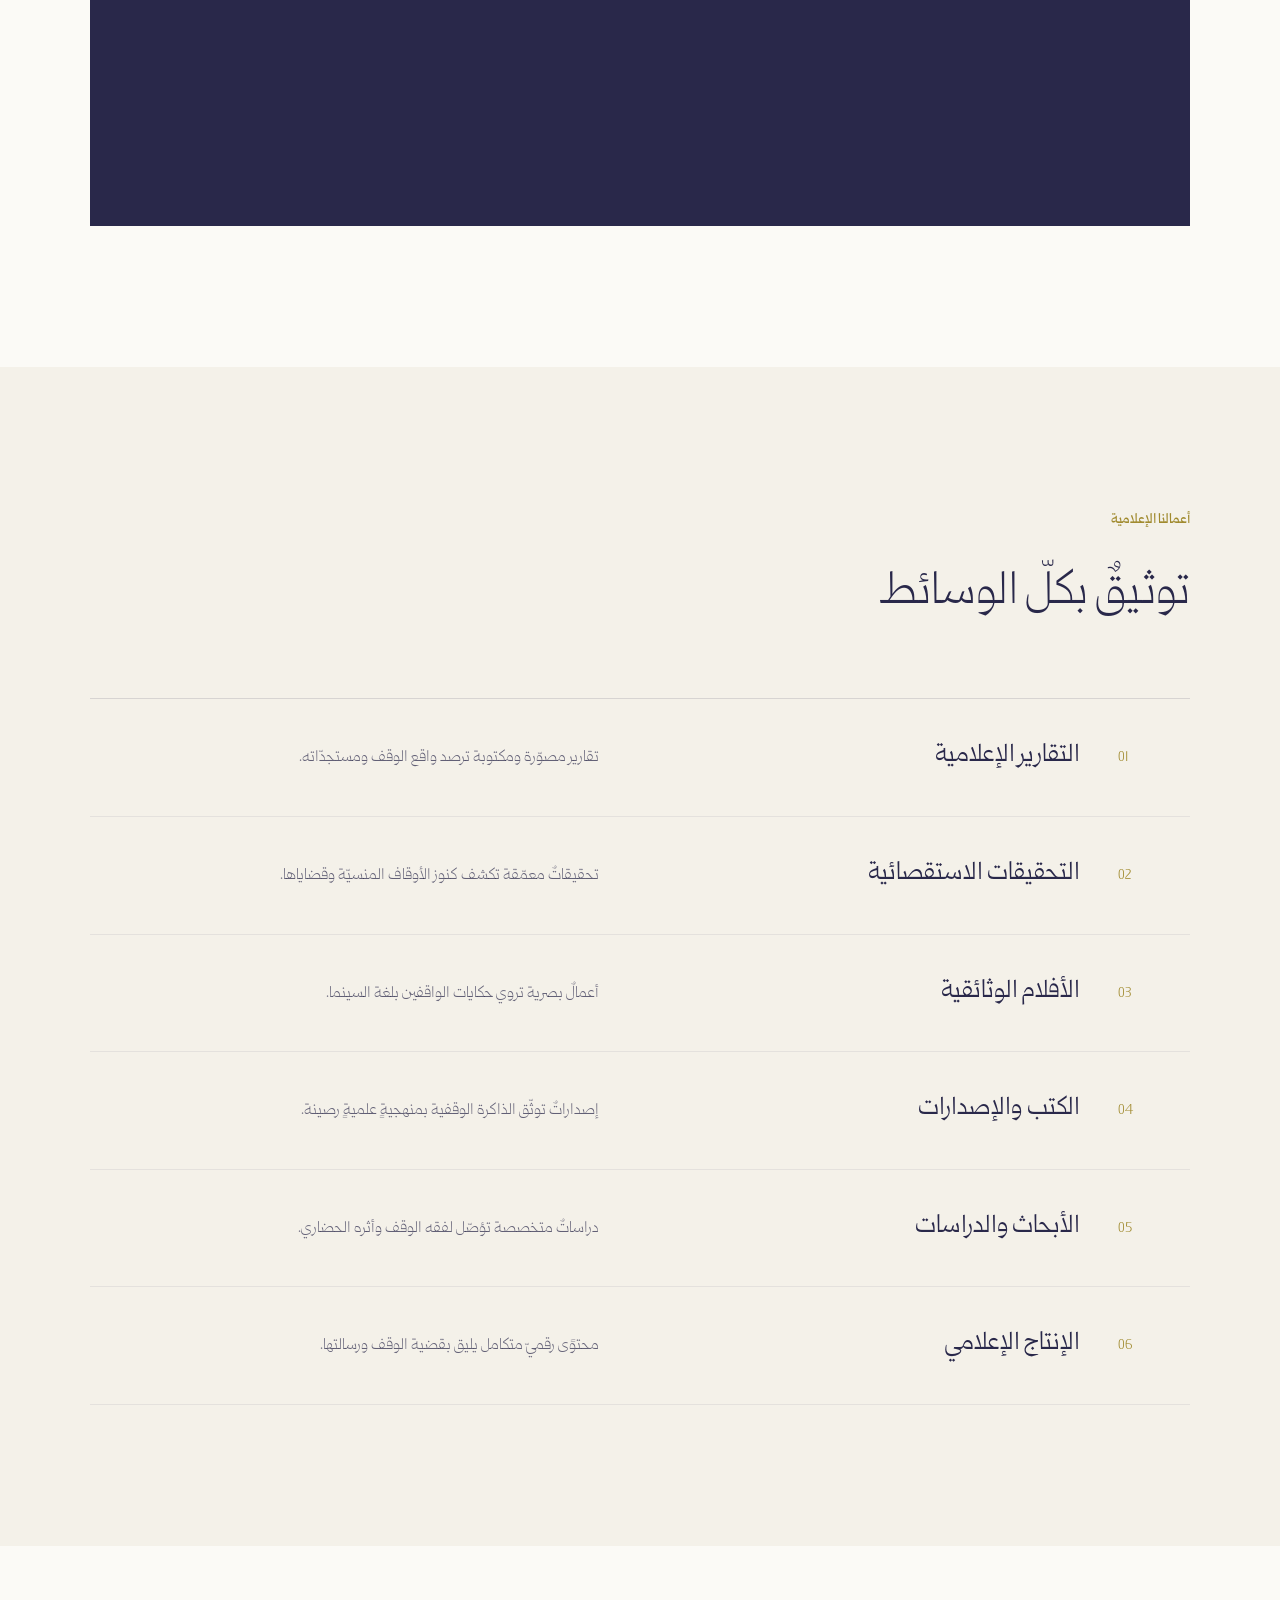
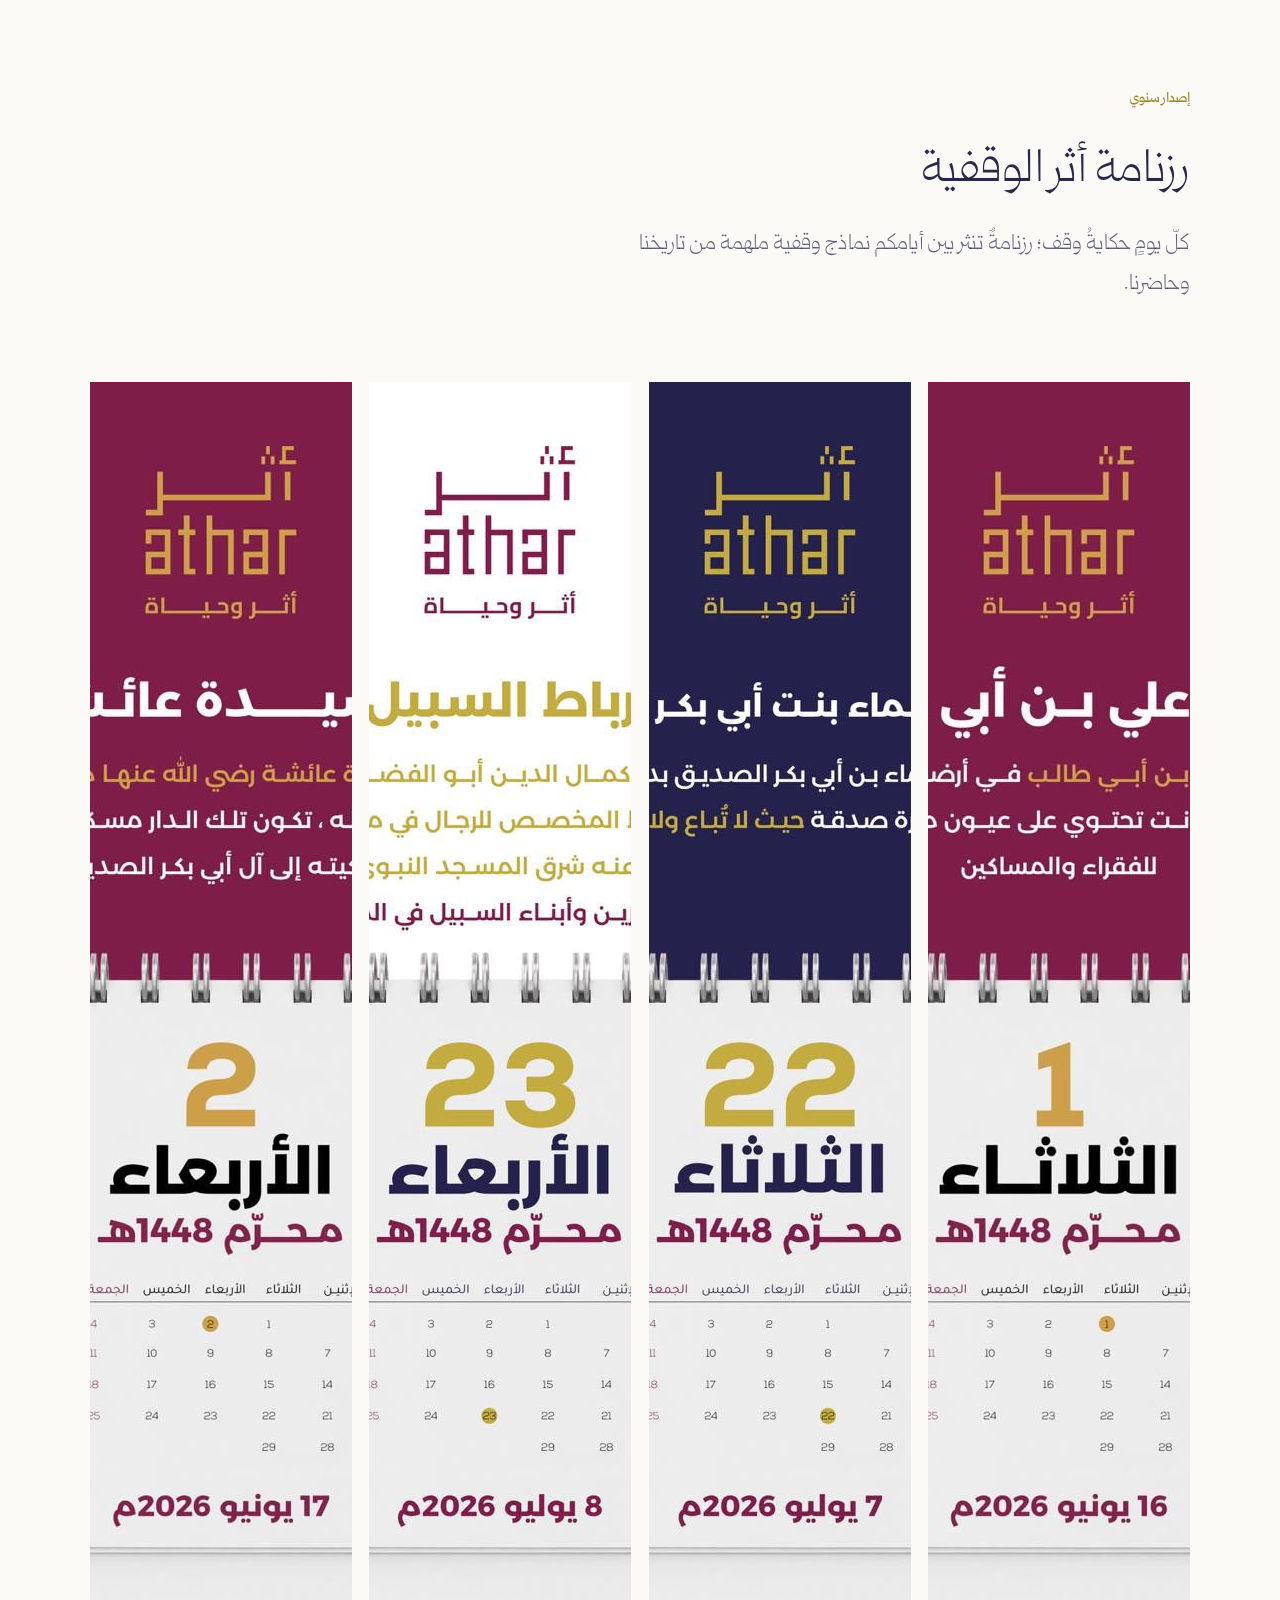
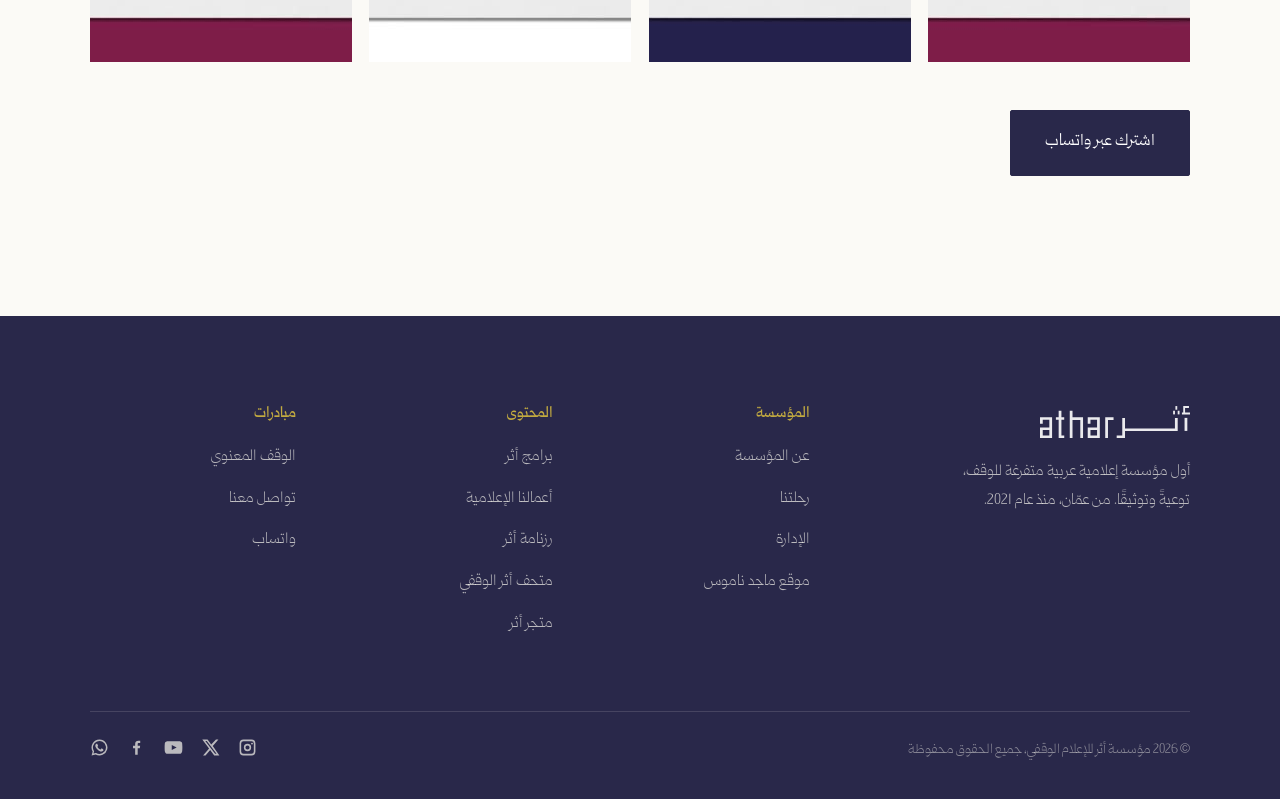
<file: programs.html>
<!DOCTYPE html>
<html lang="ar" dir="rtl">
<head>
<meta charset="UTF-8">
<meta name="viewport" content="width=device-width, initial-scale=1">
<title>برامج أثر، مؤسسة أثر للإعلام الوقفي</title>
<meta name="description" content="برامج مؤسسة أثر الإعلامية: إضاءات وقفية، ونساء حول الوقف، إلى جانب أعمالنا التوثيقية ورزنامة أثر الوقفية.">
<link rel="canonical" href="https://atharwaqf.com/programs.html">
<meta property="og:type" content="website">
<meta property="og:title" content="برامج أثر">
<meta property="og:description" content="إنتاجات إعلامية متخصصة تحمل رسالة الوقف إلى الشاشة.">
<meta name="theme-color" content="#fbfaf6">
<link rel="icon" type="image/svg+xml" href="assets/img/logo-v.svg">
<link rel="preload" href="assets/fonts/Qomra-Light.otf" as="font" type="font/otf" crossorigin>
<link rel="stylesheet" href="assets/css/athar.css?v=1">
<script>document.documentElement.className+=" js";</script>
</head>
<body>
<a href="#main" class="skip-link">تجاوز إلى المحتوى</a>

<header class="header" id="header">
  <div class="container">
    <div class="bar">
      <a href="index.html" class="brand" aria-label="مؤسسة أثر، الصفحة الرئيسية">
        <img src="assets/img/logo-h.svg" alt="مؤسسة أثر للإعلام الوقفي" width="112" height="24">
      </a>
      <nav class="nav" id="nav" aria-label="التنقل الرئيسي">
        <a href="index.html">الرئيسية</a>
        <a href="about.html">عن المؤسسة</a>
        <a href="programs.html">برامج أثر</a>
        <a href="museum.html">المتحف</a>
        <a href="store.html">المتجر</a>
        <a href="certificate.html">الوقف المعنوي</a>
        <a href="contact.html">تواصل</a>
      </nav>
      <button class="nav-toggle" id="navToggle" aria-expanded="false" aria-controls="nav" aria-label="فتح القائمة">
        <span></span><span></span>
      </button>
    </div>
  </div>
</header>

<main id="main">

  <section class="page-head">
    <div class="container">
      <span class="eyebrow" data-r>برامج أثر</span>
      <h1 class="display" data-r>في كل حلقة<br>حكاية واقف.</h1>
      <p class="lead" data-r>
        إنتاجاتٌ إعلامية متخصصة تحمل رسالة الوقف إلى الشاشة، بلغةٍ تجمع بين عمق
        المعرفة ودفء الحكاية.
      </p>
    </div>
  </section>

  <section class="section section--rule">
    <div class="container">

      <article class="program" id="idaat">
        <div class="program-grid">
          <figure class="program-portrait" data-r>
            <img src="assets/img/alawneh.jpg" alt="الإعلامي محمد علاونة، مقدّم برنامج إضاءات وقفية" width="601" height="751" loading="lazy">
          </figure>
          <div data-r>
            <span class="eyebrow">برنامج حواري</span>
            <h2 class="title">إضاءات وقفية</h2>
            <p class="host">تقديم الإعلامي الأستاذ محمد علاونة</p>
            <p class="lead measure">
              يُضيء زوايا الوقف الغائبة، ويقرأ فقهه وتاريخه وأثره الحضاري بعينٍ إعلاميةٍ
              رصينة، ليعيد إلى ذاكرتنا حكايات العطاء التي بنت المدن وأحيت الإنسان.
            </p>
          </div>
        </div>
        <div class="frame" data-r>
          <iframe src="https://www.youtube.com/embed/T2pfz57fhdM?rel=0" title="برنامج إضاءات وقفية" allow="accelerometer; autoplay; clipboard-write; encrypted-media; gyroscope; picture-in-picture" allowfullscreen loading="lazy"></iframe>
        </div>
      </article>

      <article class="program" id="nisaa">
        <div class="program-grid">
          <figure class="program-portrait" data-r>
            <img src="assets/img/aseel.jpg" alt="أسيل الصالح، مقدّمة برنامج نساء حول الوقف" width="624" height="775" loading="lazy">
          </figure>
          <div data-r>
            <span class="eyebrow">برنامج حواري</span>
            <h2 class="title">نساء حول الوقف</h2>
            <p class="host">تقديم الآنسة أسيل الصالح</p>
            <p class="lead measure">
              مساحةٌ تحتفي بحضور المرأة في مسيرة الوقف؛ واقفةً ومستفيدةً وصانعةَ أثر،
              تسرد نماذج نسائية ألهمت الأجيال بعطاءٍ لا ينقطع.
            </p>
          </div>
        </div>
        <div class="frame" data-r>
          <iframe src="https://www.youtube.com/embed/Wi0BTtDOSBM?rel=0" title="برنامج نساء حول الوقف" allow="accelerometer; autoplay; clipboard-write; encrypted-media; gyroscope; picture-in-picture" allowfullscreen loading="lazy"></iframe>
        </div>
      </article>

    </div>
  </section>

  <section class="section section--sand" id="work">
    <div class="container">
      <div class="section-head" data-r>
        <span class="eyebrow">أعمالنا الإعلامية</span>
        <h2 class="title">توثيقٌ بكلّ الوسائط</h2>
      </div>
      <div class="index-list" data-r-group>
        <article class="index-item"><span class="n num">01</span><h3>التقارير الإعلامية</h3><p>تقارير مصوّرة ومكتوبة ترصد واقع الوقف ومستجدّاته.</p></article>
        <article class="index-item"><span class="n num">02</span><h3>التحقيقات الاستقصائية</h3><p>تحقيقاتٌ معمّقة تكشف كنوز الأوقاف المنسيّة وقضاياها.</p></article>
        <article class="index-item"><span class="n num">03</span><h3>الأفلام الوثائقية</h3><p>أعمالٌ بصرية تروي حكايات الواقفين بلغة السينما.</p></article>
        <article class="index-item"><span class="n num">04</span><h3>الكتب والإصدارات</h3><p>إصداراتٌ توثّق الذاكرة الوقفية بمنهجيةٍ علميةٍ رصينة.</p></article>
        <article class="index-item"><span class="n num">05</span><h3>الأبحاث والدراسات</h3><p>دراساتٌ متخصصة تؤصّل لفقه الوقف وأثره الحضاري.</p></article>
        <article class="index-item"><span class="n num">06</span><h3>الإنتاج الإعلامي</h3><p>محتوًى رقميّ متكامل يليق بقضية الوقف ورسالتها.</p></article>
      </div>
    </div>
  </section>

  <section class="section" id="calendar">
    <div class="container">
      <div class="section-head" data-r>
        <span class="eyebrow">إصدار سنوي</span>
        <h2 class="title">رزنامة أثر الوقفية</h2>
        <p class="lead">كلّ يومٍ حكايةُ وقف؛ رزنامةٌ تنثر بين أيامكم نماذج وقفية ملهمة من تاريخنا وحاضرنا.</p>
      </div>
      <div class="gallery" data-r-group>
        <img src="assets/img/cal-portrait-1.jpg" alt="صفحة من رزنامة أثر الوقفية" loading="lazy" width="720" height="1280">
        <img src="assets/img/cal-portrait-2.jpg" alt="صفحة من رزنامة أثر الوقفية" loading="lazy" width="720" height="1280">
        <img src="assets/img/cal-portrait-3.jpg" alt="صفحة من رزنامة أثر الوقفية" loading="lazy" width="720" height="1280">
        <img src="assets/img/cal-portrait-4.jpg" alt="صفحة من رزنامة أثر الوقفية" loading="lazy" width="720" height="1280">
      </div>
      <div class="actions" data-r>
        <a class="btn" href="https://wa.me/962775774388?text=%D8%A3%D8%B1%D8%BA%D8%A8%20%D8%A8%D8%A7%D9%84%D8%A7%D8%B4%D8%AA%D8%B1%D8%A7%D9%83%20%D9%81%D9%8A%20%D8%B1%D8%B2%D9%86%D8%A7%D9%85%D8%A9%20%D8%A3%D8%AB%D8%B1%20%D8%A7%D9%84%D9%88%D9%82%D9%81%D9%8A%D8%A9" target="_blank" rel="noopener">اشترك عبر واتساب</a>
      </div>
    </div>
  </section>

</main>

<footer class="footer" id="siteFooter"></footer>
<script src="assets/js/athar.js?v=2" defer></script>
</body>
</html>
</file>
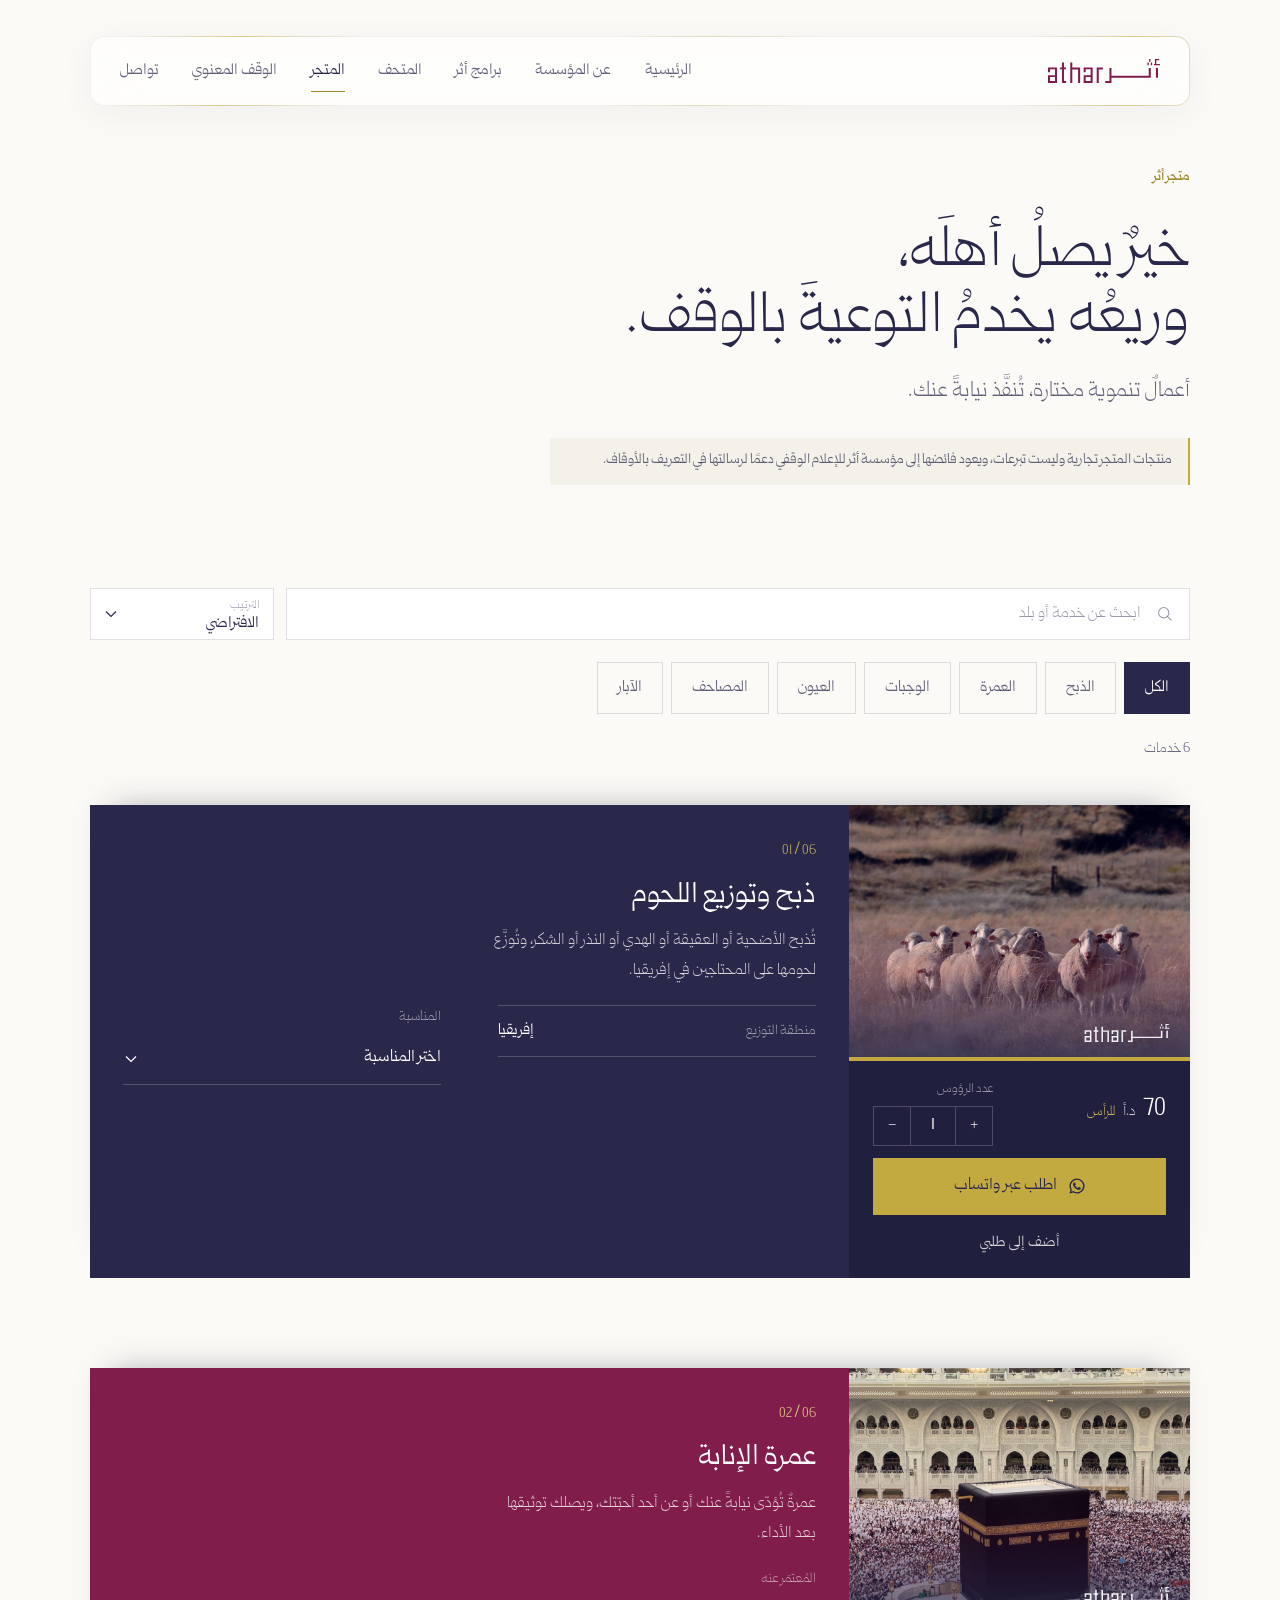
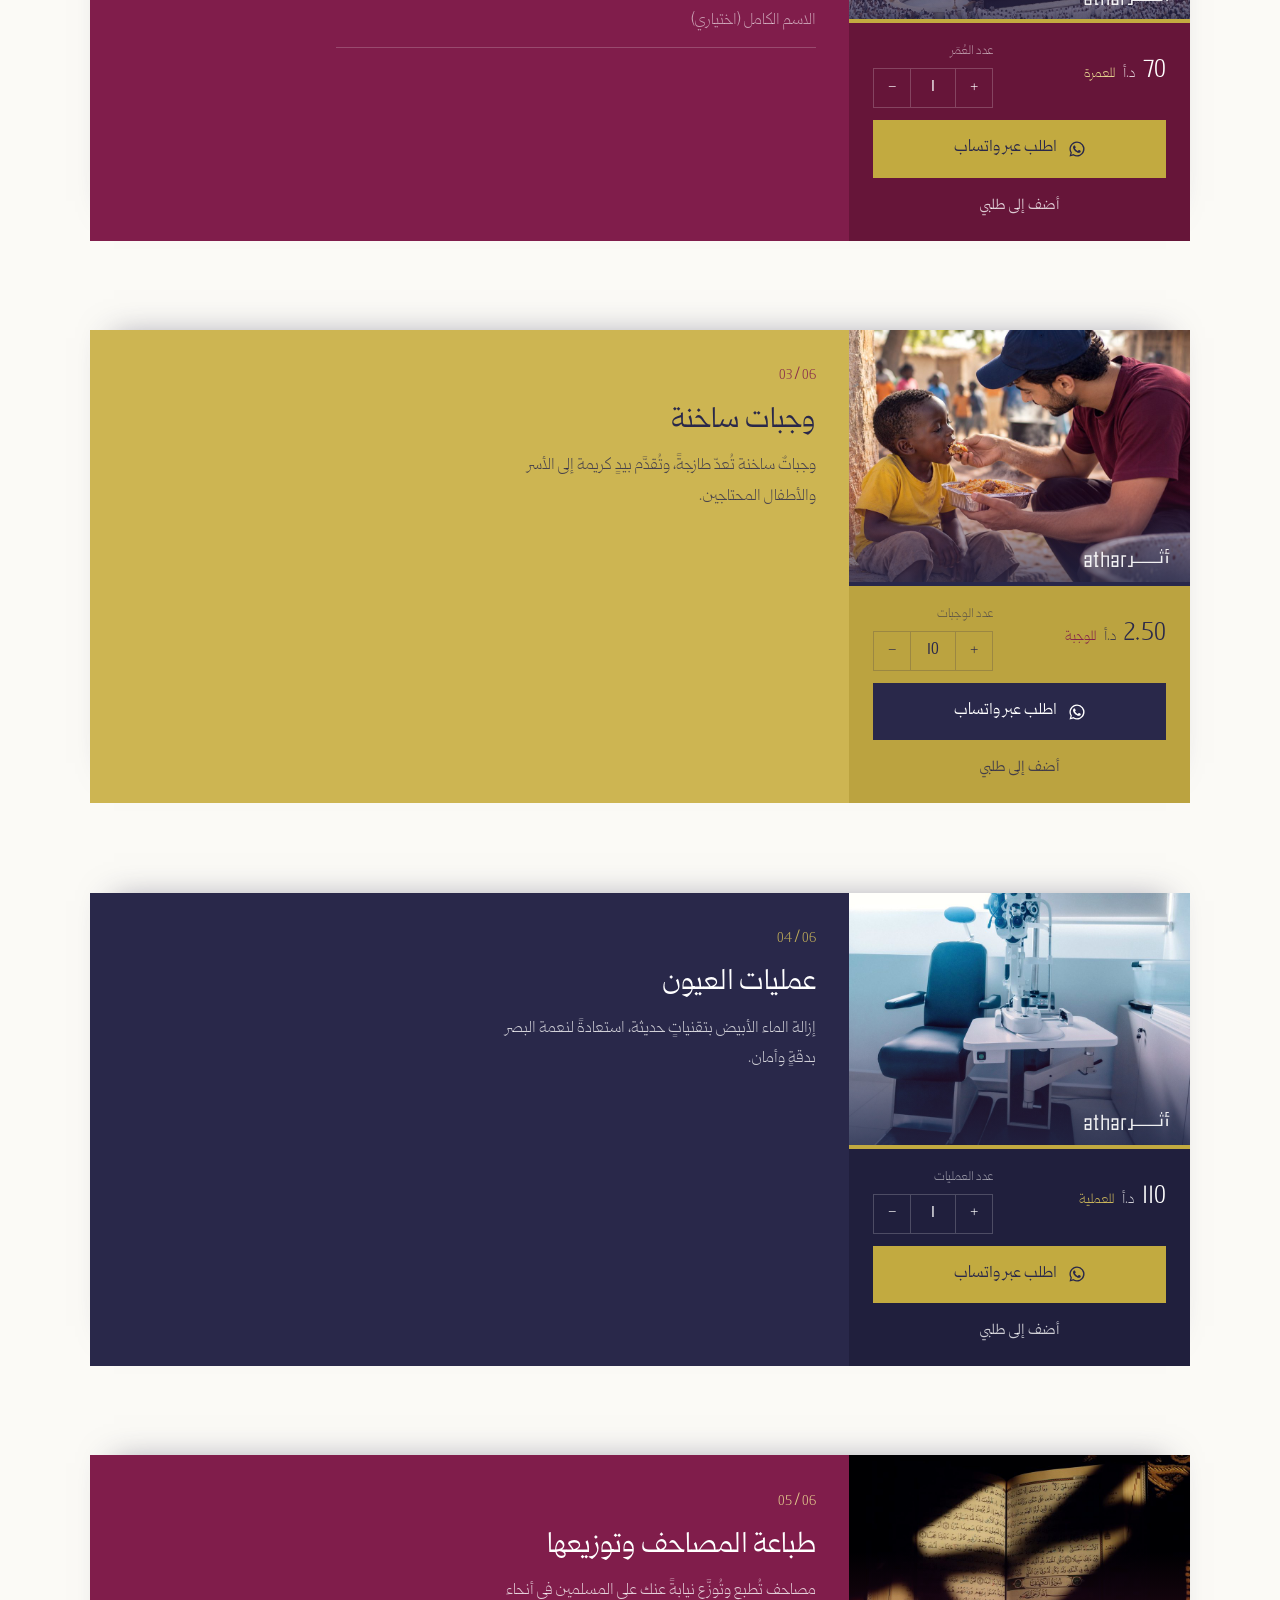
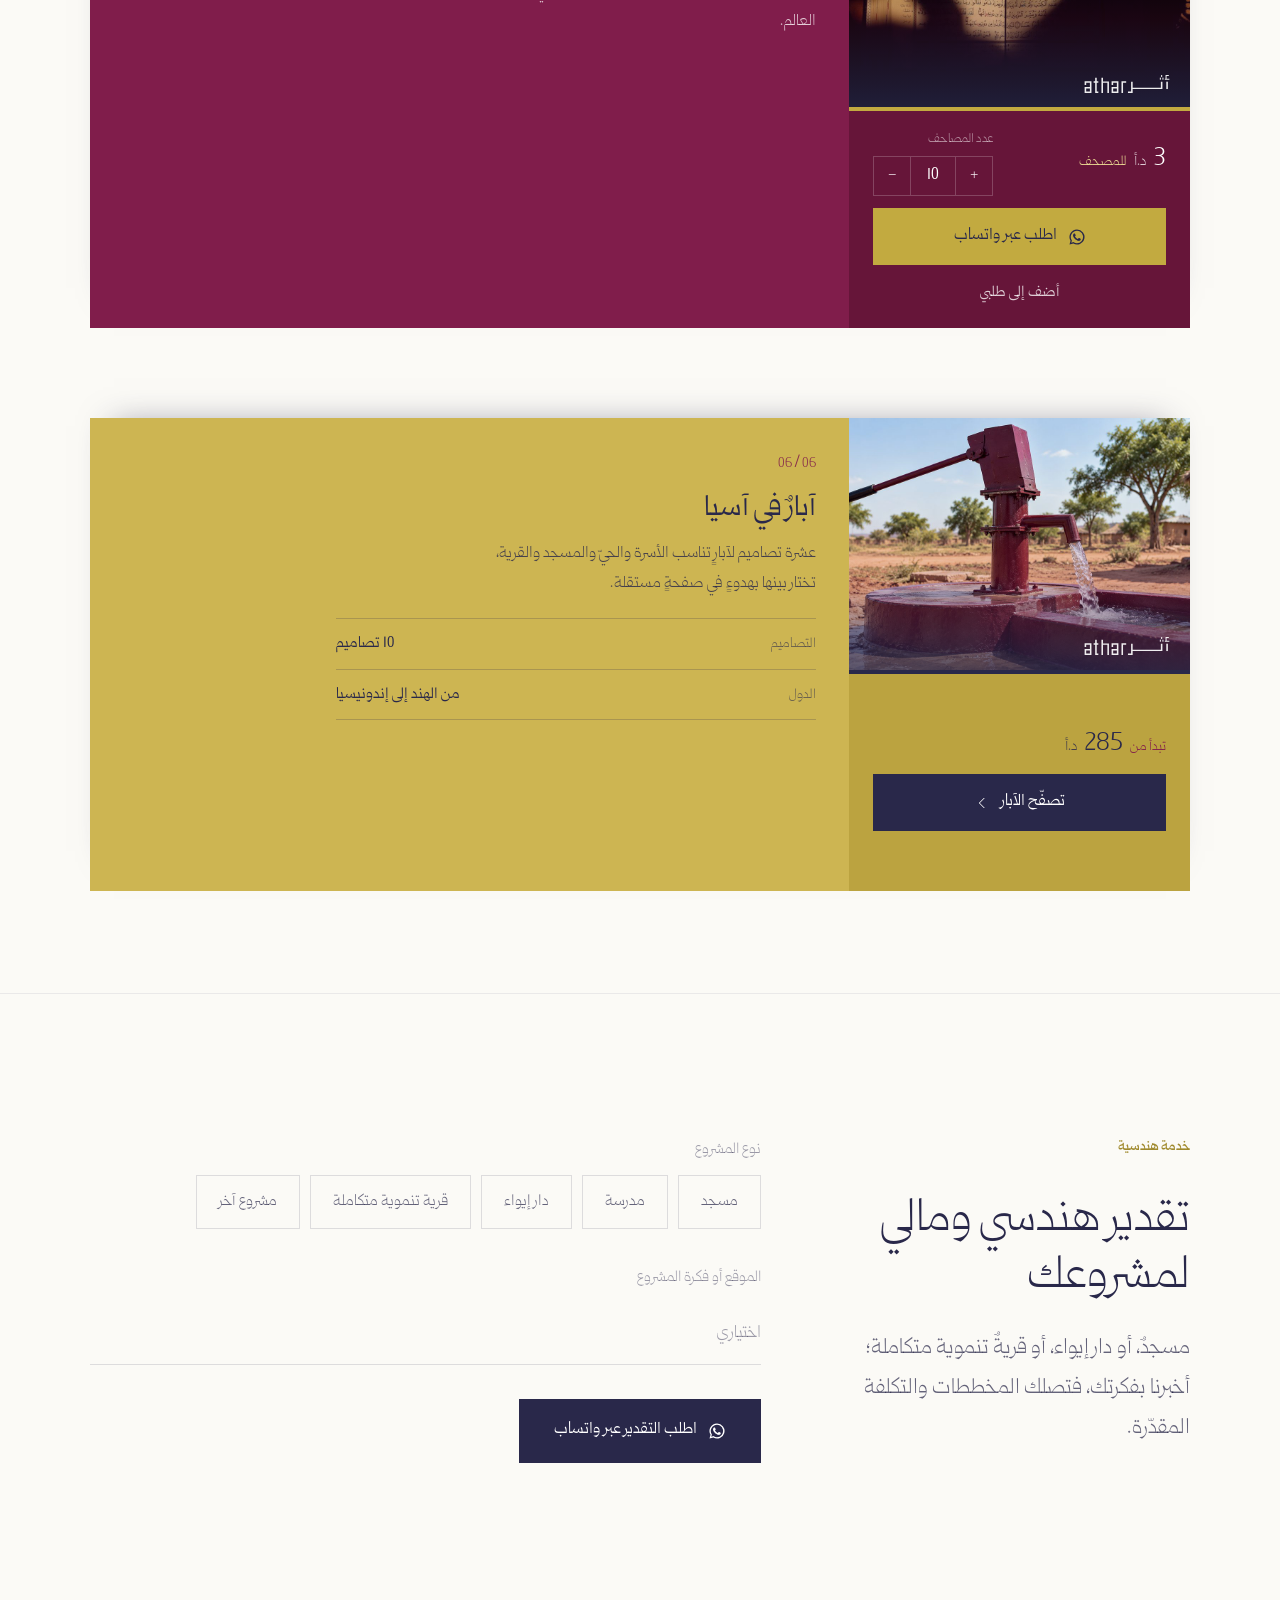
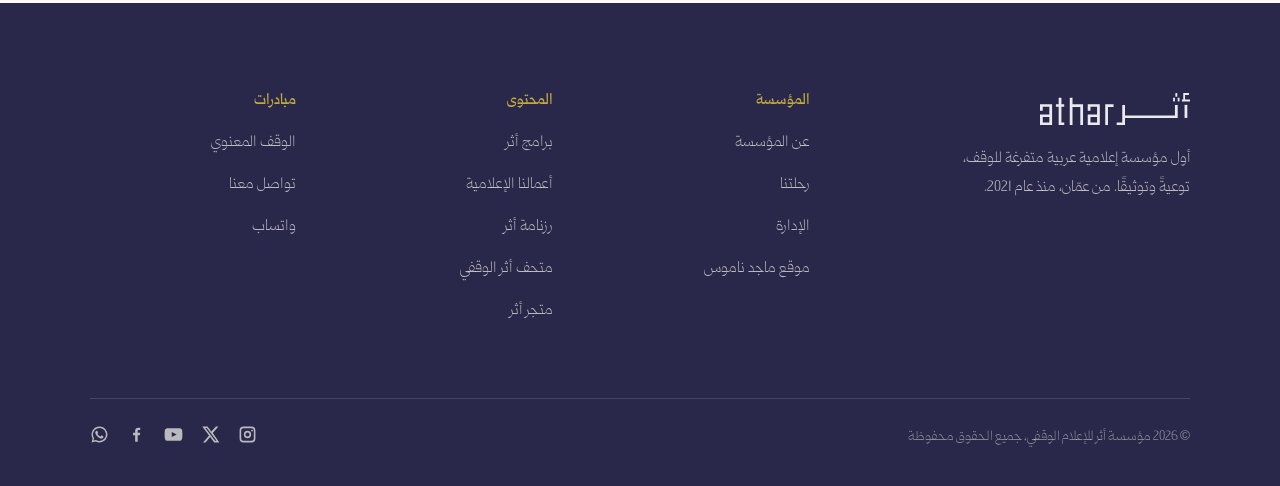
<file: store.html>
<!DOCTYPE html>
<html lang="ar" dir="rtl">
<head>
<meta charset="UTF-8">
<meta name="viewport" content="width=device-width, initial-scale=1">
<title>متجر أثر، مؤسسة أثر للإعلام الوقفي</title>
<meta name="description" content="متجر أثر: أعمالٌ تنموية مختارة، من الذبح والإطعام إلى العمرة والمصاحف وعمليات العيون والآبار، تُطلب عبر واتساب، وريعها لدعم مؤسسة أثر للإعلام الوقفي.">
<link rel="canonical" href="https://atharwaqf.com/store.html">
<meta property="og:type" content="website">
<meta property="og:title" content="متجر أثر">
<meta property="og:description" content="أعمالٌ تنموية مختارة تُطلب عبر واتساب، وريعها يخدم رسالة الوقف.">
<meta name="theme-color" content="#fbfaf6">
<link rel="icon" type="image/svg+xml" href="assets/img/logo-v.svg">
<link rel="preload" href="assets/fonts/Qomra-Light.otf" as="font" type="font/otf" crossorigin>
<link rel="stylesheet" href="assets/css/athar.css?v=1">
<link rel="stylesheet" href="assets/css/store.css?v=3">
<script>document.documentElement.className+=" js";</script>
</head>
<body>
<a href="#main" class="skip-link">تجاوز إلى المحتوى</a>

<header class="header" id="header">
  <div class="container">
    <div class="bar">
      <a href="index.html" class="brand" aria-label="مؤسسة أثر، الصفحة الرئيسية">
        <img src="assets/img/logo-h.svg" alt="مؤسسة أثر للإعلام الوقفي" width="112" height="24">
      </a>
      <nav class="nav" id="nav" aria-label="التنقل الرئيسي">
        <a href="index.html">الرئيسية</a>
        <a href="about.html">عن المؤسسة</a>
        <a href="programs.html">برامج أثر</a>
        <a href="museum.html">المتحف</a>
        <a href="store.html">المتجر</a>
        <a href="certificate.html">الوقف المعنوي</a>
        <a href="contact.html">تواصل</a>
      </nav>
      <button class="nav-toggle" id="navToggle" aria-expanded="false" aria-controls="nav" aria-label="فتح القائمة">
        <span></span><span></span>
      </button>
    </div>
  </div>
</header>

<main id="main">

  <section class="page-head page-head--store">
    <div class="container">
      <span class="eyebrow" data-r>متجر أثر</span>
      <h1 class="display" data-r>خيرٌ يصلُ أهلَه،<br>وريعُه يخدمُ التوعيةَ بالوقف.</h1>
      <p class="lead" data-r>أعمالٌ تنموية مختارة، تُنفَّذ نيابةً عنك.</p>
      <p class="store-notice" role="note">منتجات المتجر تجارية وليست تبرعات، ويعود فائضها إلى مؤسسة أثر للإعلام الوقفي دعمًا لرسالتها في التعريف بالأوقاف.</p>
    </div>
  </section>

  <div id="catalog" data-page="store">
    <noscript>
      <div class="container" style="padding-block:60px">
        <p class="lead">يحتاج المتجر إلى تفعيل JavaScript لعرض المنتجات. يمكنك طلب أي خدمة مباشرةً عبر
        <a class="link" href="https://wa.me/962775774388" target="_blank" rel="noopener">واتساب</a>.</p>
      </div>
    </noscript>
  </div>



  <section class="section section--rule" id="estimate">
    <div class="container">
      <div class="grid g-side">
        <div data-r>
          <span class="eyebrow">خدمة هندسية</span>
          <h2 class="title">تقدير هندسي ومالي لمشروعك</h2>
          <p class="lead est-lead">
            مسجدٌ، أو دار إيواء، أو قريةٌ تنموية متكاملة؛ أخبرنا بفكرتك،
            فتصلك المخططات والتكلفة المقدّرة.
          </p>
        </div>
        <div data-r class="est-form">
          <fieldset class="est-kinds">
            <legend class="field-label">نوع المشروع</legend>
            <div class="chips">
              <input type="radio" name="estKind" id="k1" value="مسجد"><label for="k1">مسجد</label>
              <input type="radio" name="estKind" id="k2" value="مدرسة"><label for="k2">مدرسة</label>
              <input type="radio" name="estKind" id="k3" value="دار إيواء"><label for="k3">دار إيواء</label>
              <input type="radio" name="estKind" id="k4" value="قرية تنموية متكاملة"><label for="k4">قرية تنموية متكاملة</label>
              <input type="radio" name="estKind" id="k5" value="مشروع آخر"><label for="k5">مشروع آخر</label>
            </div>
          </fieldset>
          <div class="field">
            <label for="estNote">الموقع أو فكرة المشروع</label>
            <input type="text" id="estNote" maxlength="140" placeholder="اختياري" autocomplete="off">
          </div>
          <a class="btn est-send" id="estSend" href="#" target="_blank" rel="noopener">
            <svg viewBox="0 0 24 24" aria-hidden="true"><path d="M12 2a10 10 0 0 0-8.6 15.1L2 22l5.1-1.3A10 10 0 1 0 12 2zm0 18.2c-1.5 0-3-.4-4.3-1.2l-.3-.2-3 .8.8-2.9-.2-.3A8.2 8.2 0 1 1 12 20.2zm4.5-6.1c-.2-.1-1.5-.7-1.7-.8-.2-.1-.4-.1-.6.1-.2.2-.6.8-.8 1-.1.2-.3.2-.5.1a6.7 6.7 0 0 1-3.4-3c-.3-.4 0-.5.2-.7l.5-.6c.1-.2.1-.4 0-.5l-.8-1.9c-.2-.5-.4-.4-.6-.4h-.5c-.2 0-.5.1-.7.3-.9.9-1.2 2.1-.6 3.5.7 1.6 2 3.3 3.8 4.5 2.3 1.5 3.3 1.6 4.3 1.4.6-.1 1.5-.6 1.7-1.2.2-.6.2-1.1.1-1.2-.1-.2-.3-.2-.4-.3z"/></svg>
            <span>اطلب التقدير عبر واتساب</span>
          </a>
        </div>
      </div>
    </div>
  </section>

</main>

<!-- سلة الطلب -->
<button type="button" class="cart-fab" id="cartFab" hidden aria-label="فتح طلبي">
  <span class="cnt num" aria-hidden="true">0</span>
  <span>طلبي</span>
  <span class="tot" aria-hidden="true"></span>
</button>
<div class="cart-scrim" id="cartScrim" hidden></div>
<aside class="cart" id="cart" role="dialog" aria-modal="true" aria-labelledby="cartTitle" aria-hidden="true">
  <div class="cart-head">
    <h2 class="title-sm" id="cartTitle">طلبي</h2>
    <button type="button" class="cart-close" id="cartClose" aria-label="إغلاق">
      <svg viewBox="0 0 24 24" aria-hidden="true"><path d="M6 6l12 12M18 6L6 18"/></svg>
    </button>
  </div>
  <div class="cart-body" id="cartBody"></div>
  <div class="cart-foot" id="cartFoot" hidden>
    <div class="cart-total"><span>الإجمالي</span><b id="cartTotal"></b></div>
    <div class="field">
      <label for="cartName">الاسم</label>
      <input type="text" id="cartName" maxlength="60" placeholder="اختياري" autocomplete="name">
    </div>
    <a class="btn cart-send" id="cartSend" href="#" target="_blank" rel="noopener">
      <svg viewBox="0 0 24 24" aria-hidden="true"><path d="M12 2a10 10 0 0 0-8.6 15.1L2 22l5.1-1.3A10 10 0 1 0 12 2zm0 18.2c-1.5 0-3-.4-4.3-1.2l-.3-.2-3 .8.8-2.9-.2-.3A8.2 8.2 0 1 1 12 20.2zm4.5-6.1c-.2-.1-1.5-.7-1.7-.8-.2-.1-.4-.1-.6.1-.2.2-.6.8-.8 1-.1.2-.3.2-.5.1a6.7 6.7 0 0 1-3.4-3c-.3-.4 0-.5.2-.7l.5-.6c.1-.2.1-.4 0-.5l-.8-1.9c-.2-.5-.4-.4-.6-.4h-.5c-.2 0-.5.1-.7.3-.9.9-1.2 2.1-.6 3.5.7 1.6 2 3.3 3.8 4.5 2.3 1.5 3.3 1.6 4.3 1.4.6-.1 1.5-.6 1.7-1.2.2-.6.2-1.1.1-1.2-.1-.2-.3-.2-.4-.3z"/></svg>
      <span>أرسل الطلب عبر واتساب</span>
    </a>
    <button type="button" class="cart-clear" id="cartClear">تفريغ الطلب</button>
    <p class="cart-note">منتجات تجارية، يعود فائضها لدعم مؤسسة أثر للإعلام الوقفي في توعية الناس بالأوقاف وأثرها في المجتمعات.</p>
  </div>
</aside>

<footer class="footer" id="siteFooter"></footer>
<script src="assets/js/store-data.js?v=4" defer></script>
<script src="assets/js/store.js?v=3" defer></script>
<script src="assets/js/athar.js?v=2" defer></script>
</body>
</html>
</file>
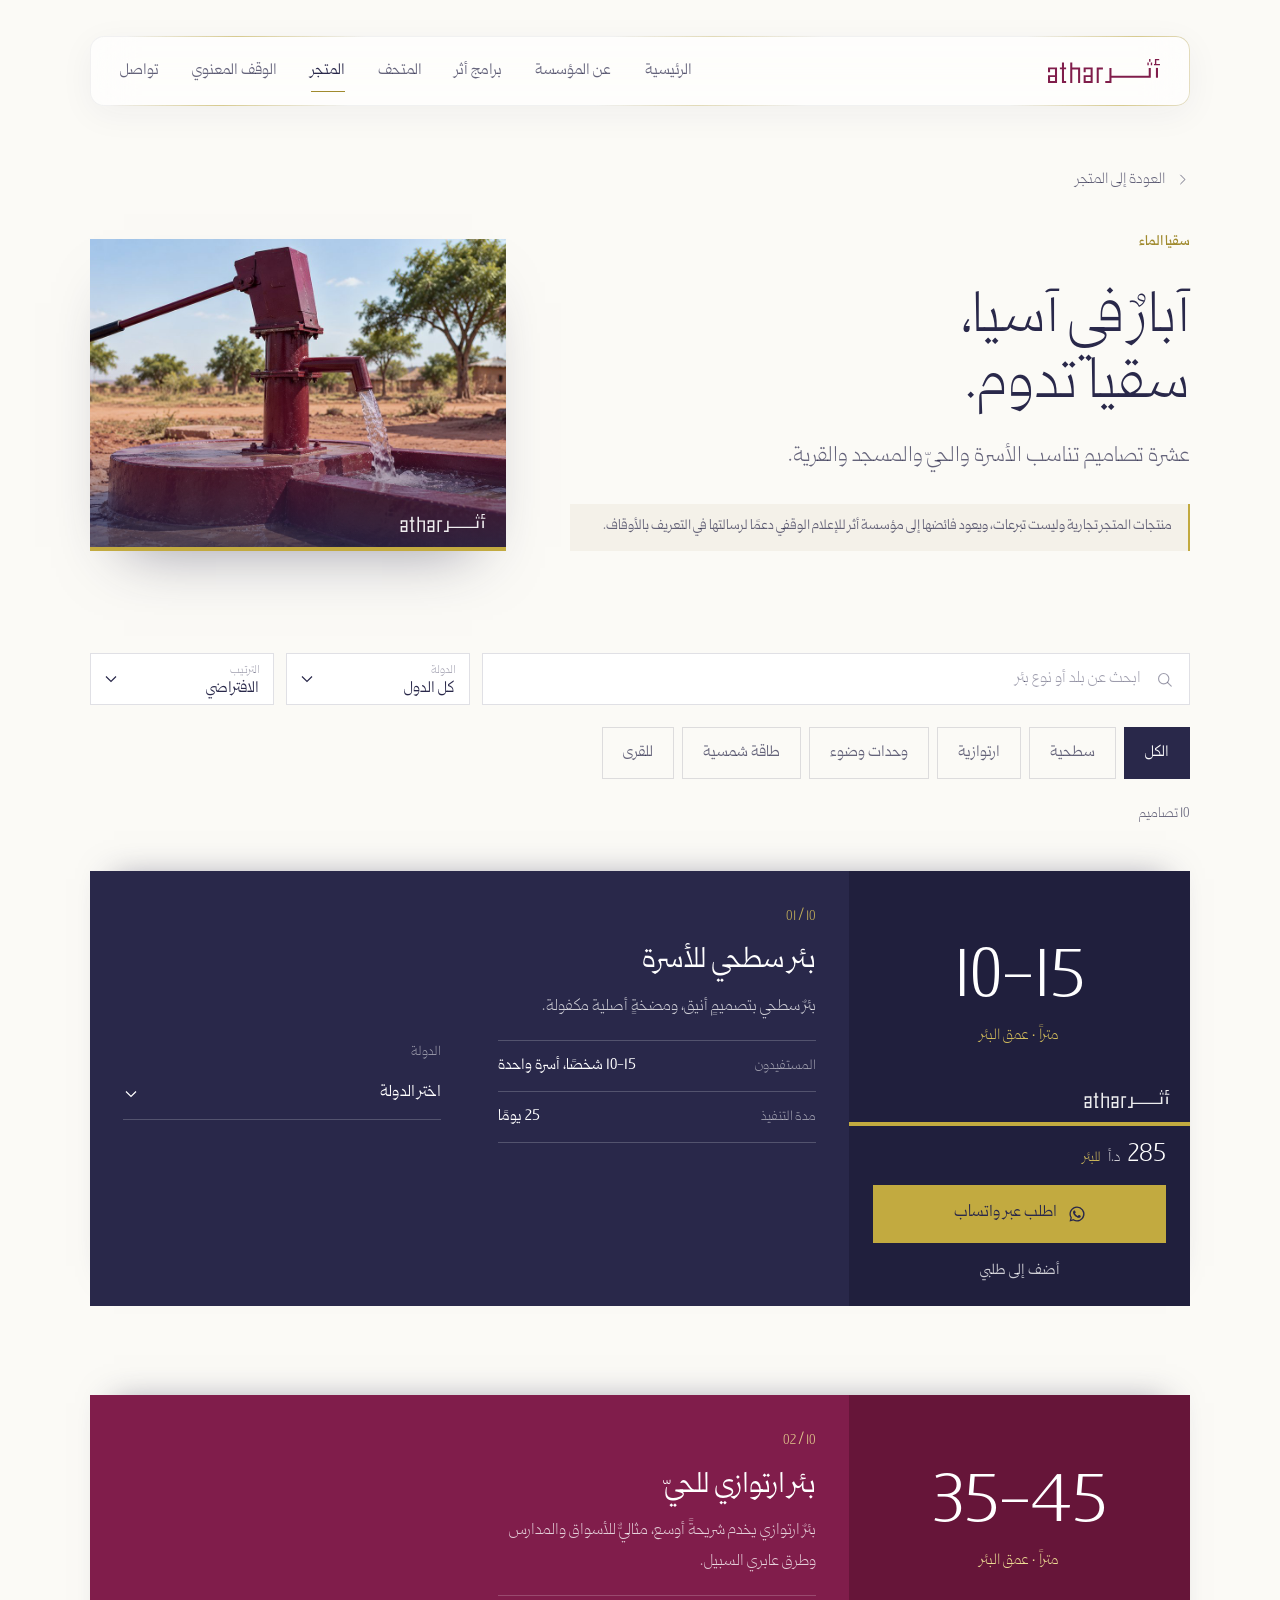
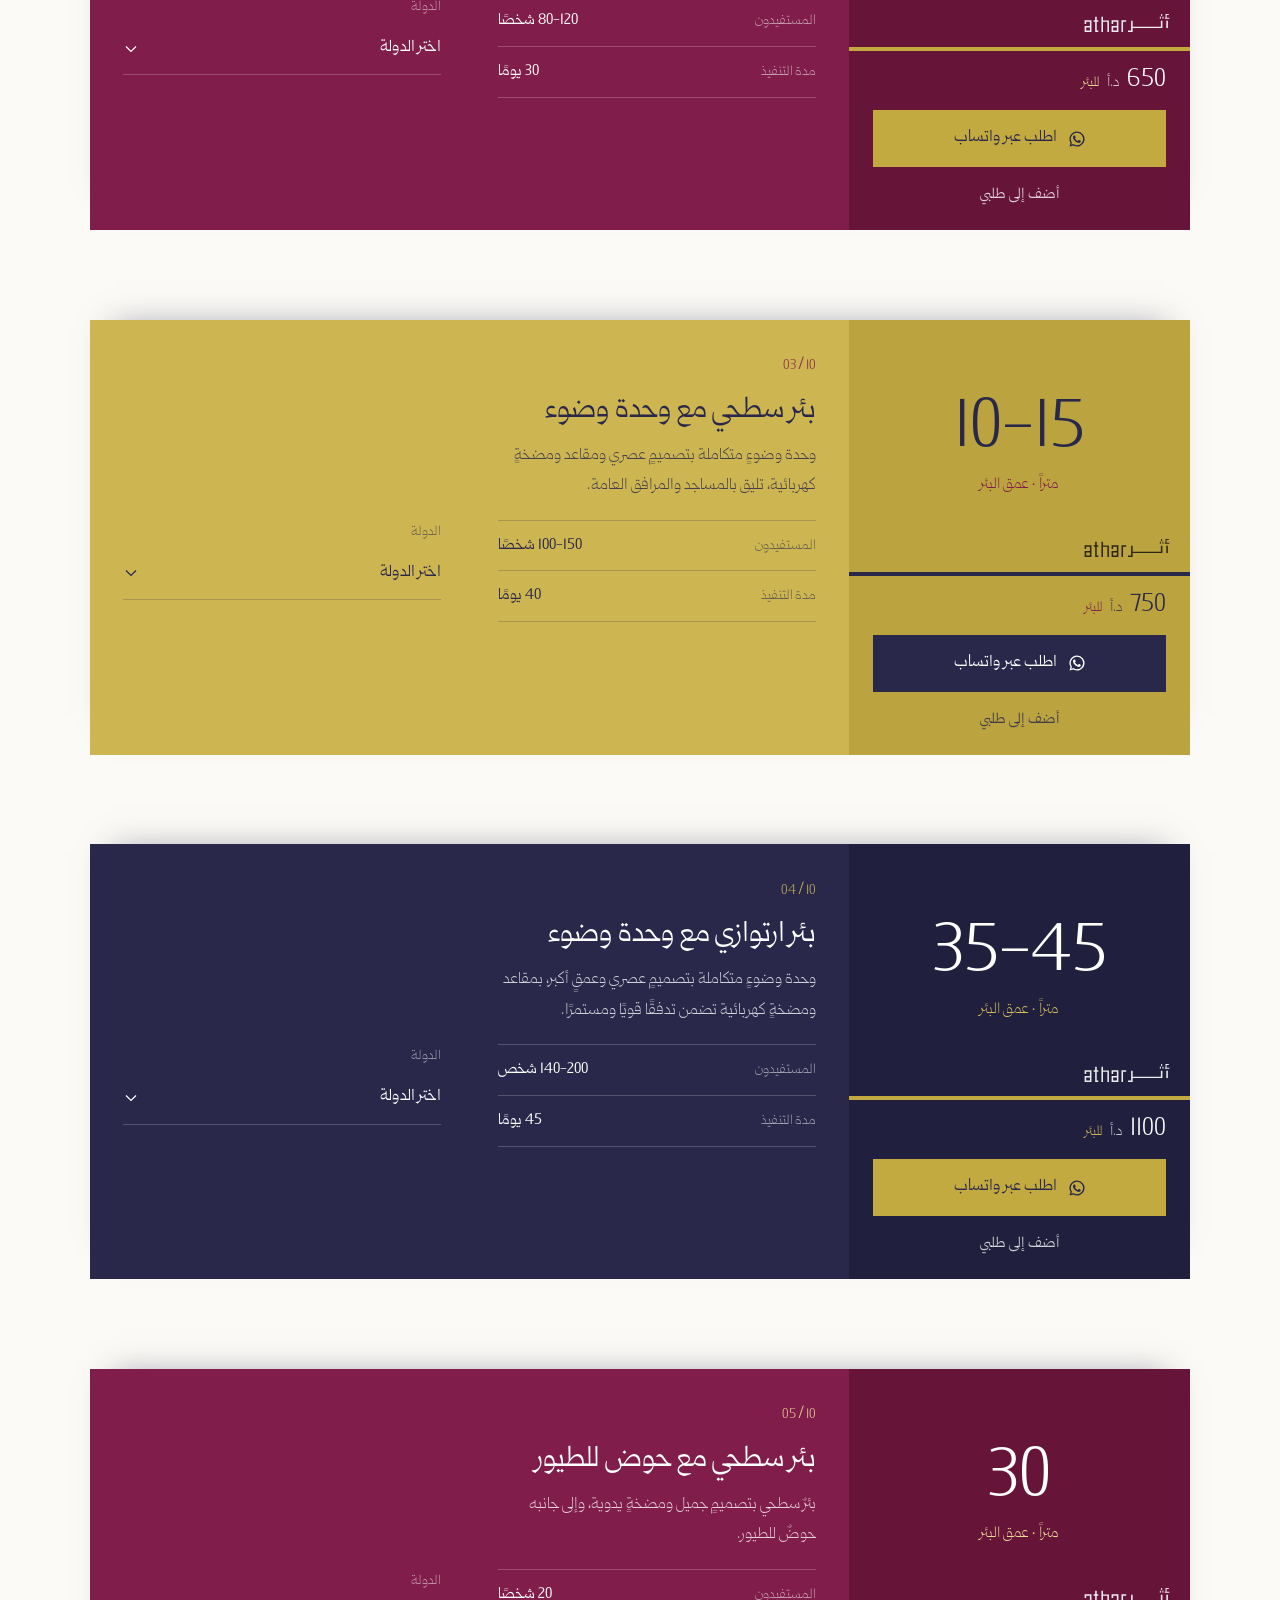
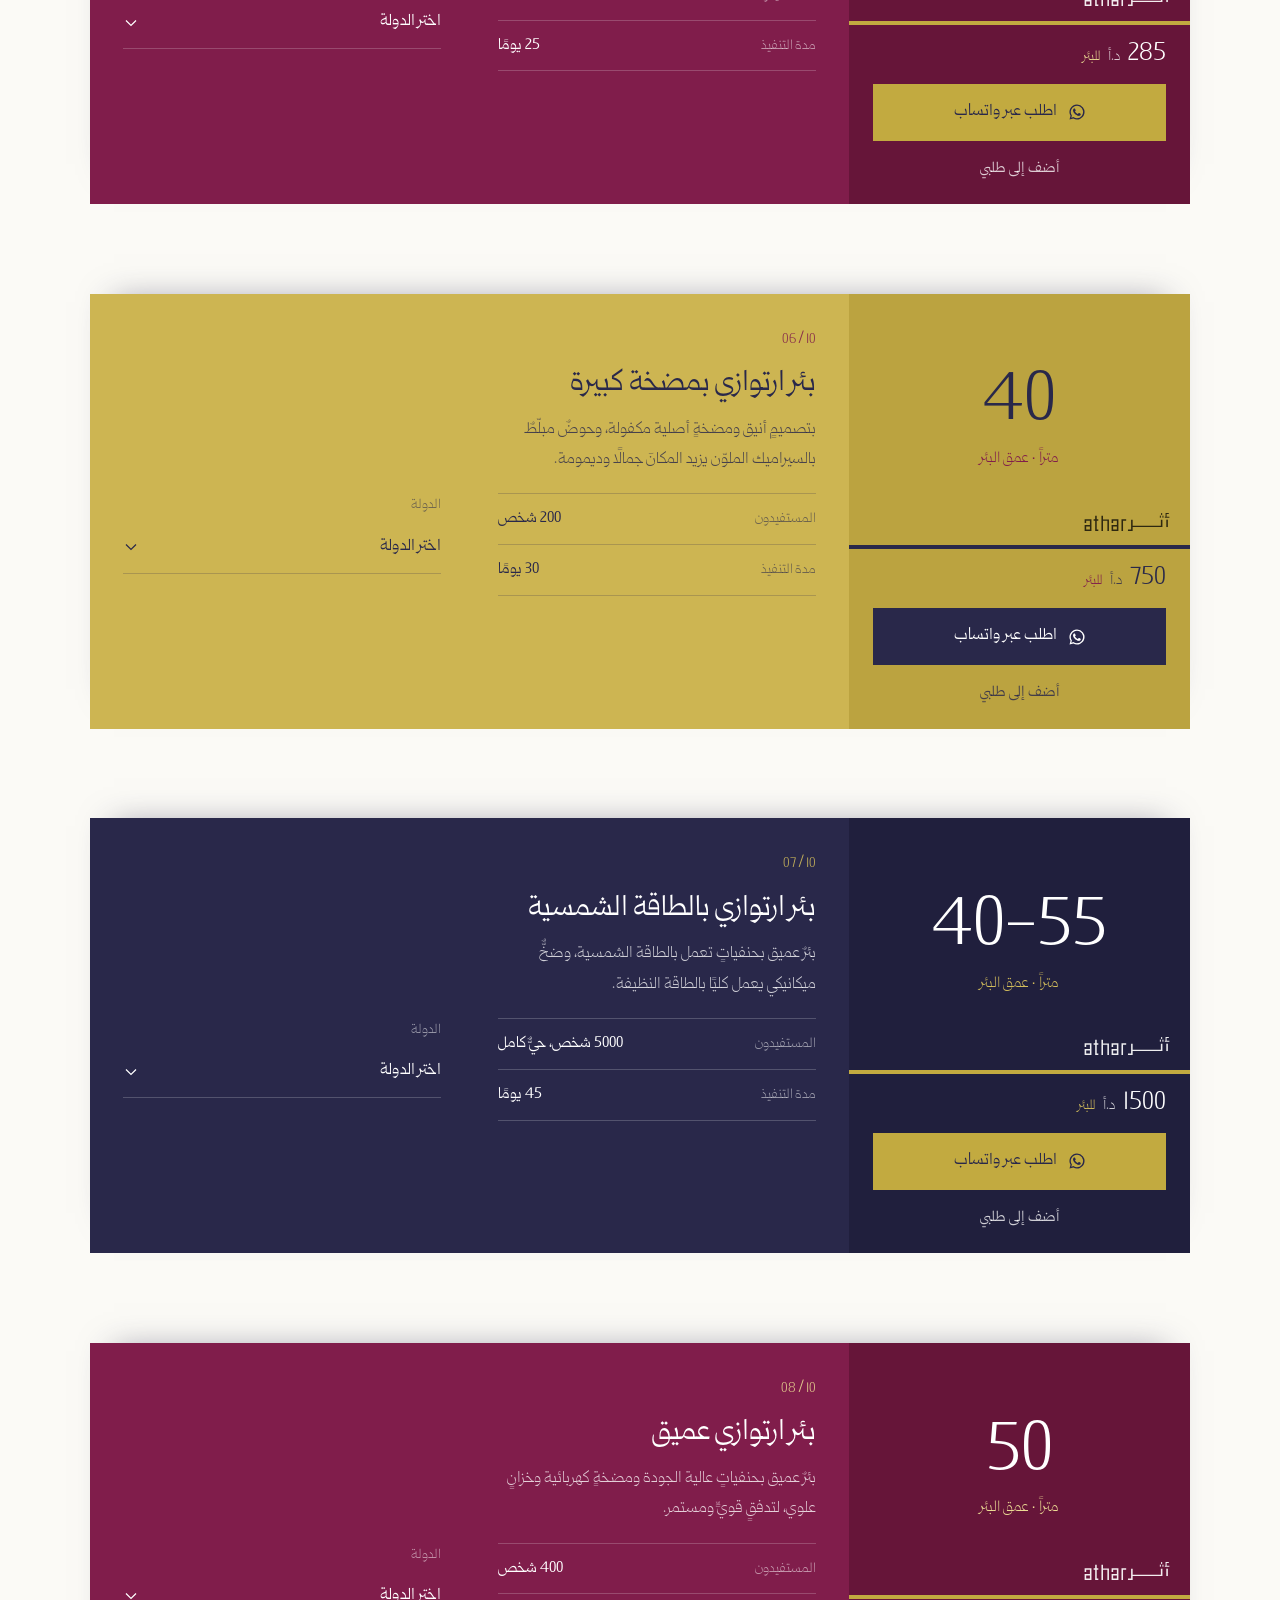
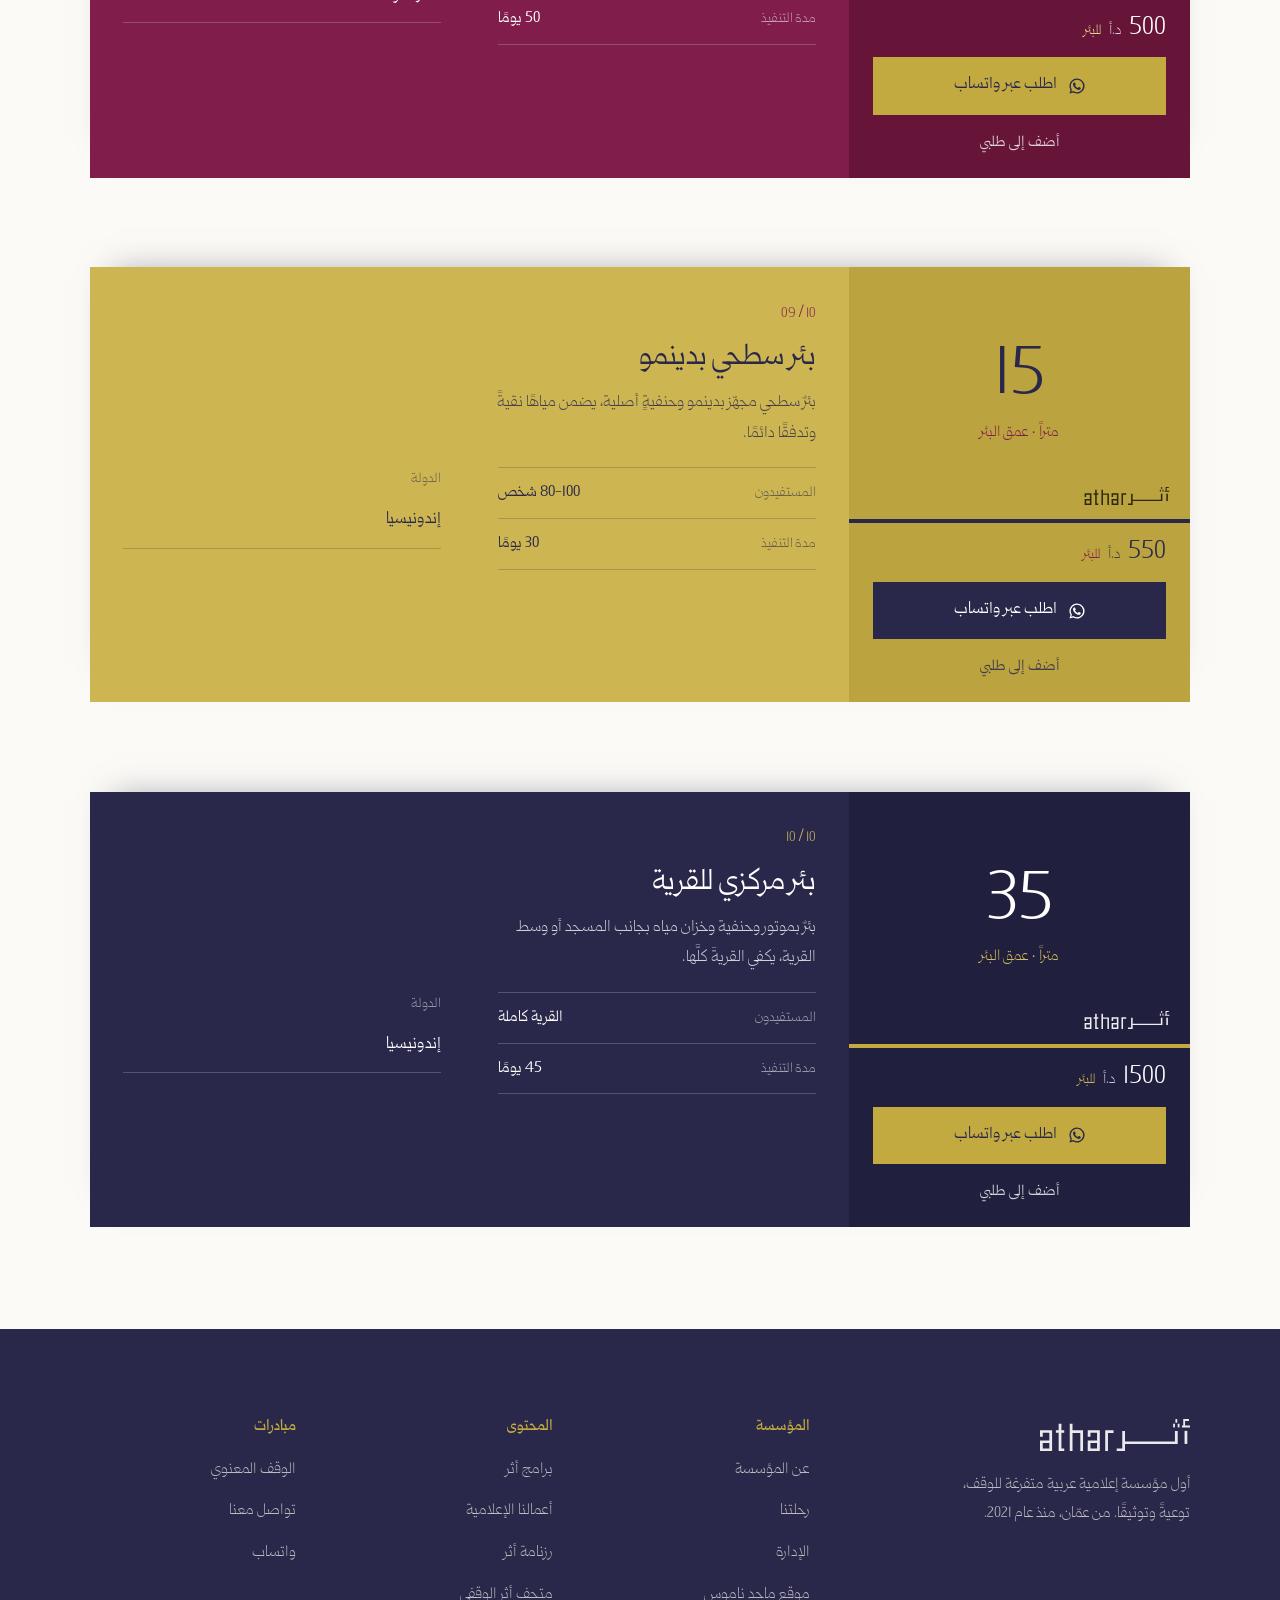
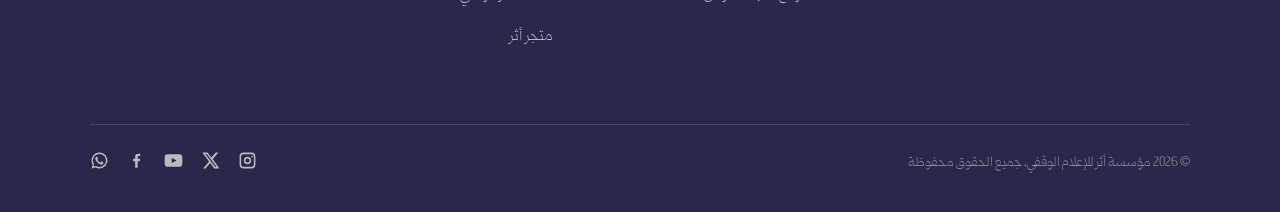
<file: wells.html>
<!DOCTYPE html>
<html lang="ar" dir="rtl">
<head>
<meta charset="UTF-8">
<meta name="viewport" content="width=device-width, initial-scale=1">
<title>آبار أثر، متجر أثر</title>
<meta name="description" content="آبارٌ في آسيا بتصاميم تناسب الأسرة والحيّ والمسجد والقرية، تختار منها وتطلبها عبر واتساب، وريعها لدعم مؤسسة أثر للإعلام الوقفي.">
<link rel="canonical" href="https://atharwaqf.com/wells.html">
<meta property="og:type" content="website">
<meta property="og:title" content="آبار أثر">
<meta property="og:description" content="آبارٌ في آسيا تُطلب عبر واتساب، وريعها يخدم رسالة الوقف.">
<meta name="theme-color" content="#fbfaf6">
<link rel="icon" type="image/svg+xml" href="assets/img/logo-v.svg">
<link rel="preload" href="assets/fonts/Qomra-Light.otf" as="font" type="font/otf" crossorigin>
<link rel="stylesheet" href="assets/css/athar.css?v=1">
<link rel="stylesheet" href="assets/css/store.css?v=3">
<script>document.documentElement.className+=" js";</script>
</head>
<body>
<a href="#main" class="skip-link">تجاوز إلى المحتوى</a>

<header class="header" id="header">
  <div class="container">
    <div class="bar">
      <a href="index.html" class="brand" aria-label="مؤسسة أثر، الصفحة الرئيسية">
        <img src="assets/img/logo-h.svg" alt="مؤسسة أثر للإعلام الوقفي" width="112" height="24">
      </a>
      <nav class="nav" id="nav" aria-label="التنقل الرئيسي">
        <a href="index.html">الرئيسية</a>
        <a href="about.html">عن المؤسسة</a>
        <a href="programs.html">برامج أثر</a>
        <a href="museum.html">المتحف</a>
        <a href="store.html">المتجر</a>
        <a href="certificate.html">الوقف المعنوي</a>
        <a href="contact.html">تواصل</a>
      </nav>
      <button class="nav-toggle" id="navToggle" aria-expanded="false" aria-controls="nav" aria-label="فتح القائمة">
        <span></span><span></span>
      </button>
    </div>
  </div>
</header>

<main id="main">

  <section class="page-head page-head--wells page-head--store">
    <div class="container">
      <a class="back-link" href="store.html" data-r>
        <svg viewBox="0 0 24 24" aria-hidden="true"><path d="M9 5l7 7-7 7"/></svg>
        <span>العودة إلى المتجر</span>
      </a>
      <div class="ph-grid">
        <div>
          <span class="eyebrow" data-r>سقيا الماء</span>
          <h1 class="display" data-r>آبارٌ في آسيا،<br>سقيا تدوم.</h1>
          <p class="lead" data-r>عشرة تصاميم تناسب الأسرة والحيّ والمسجد والقرية.</p>
      <p class="store-notice" role="note">منتجات المتجر تجارية وليست تبرعات، ويعود فائضها إلى مؤسسة أثر للإعلام الوقفي دعمًا لرسالتها في التعريف بالأوقاف.</p>
        </div>
        <figure class="media ph-fig" data-r>
          <img src="assets/store/store-wells2.jpg" alt="مضخةُ مياهٍ يدوية يتدفق منها الماء في قرية" width="960" height="720" decoding="async" fetchpriority="high">
          <span class="mark" aria-hidden="true"></span>
        </figure>
      </div>
    </div>
  </section>

  <div id="catalog" data-page="wells">
    <noscript>
      <div class="container" style="padding-block:60px">
        <p class="lead">يحتاج المتجر إلى تفعيل JavaScript لعرض المنتجات. يمكنك طلب أي خدمة مباشرةً عبر
        <a class="link" href="https://wa.me/962775774388" target="_blank" rel="noopener">واتساب</a>.</p>
      </div>
    </noscript>
  </div>



</main>

<!-- سلة الطلب -->
<button type="button" class="cart-fab" id="cartFab" hidden aria-label="فتح طلبي">
  <span class="cnt num" aria-hidden="true">0</span>
  <span>طلبي</span>
  <span class="tot" aria-hidden="true"></span>
</button>
<div class="cart-scrim" id="cartScrim" hidden></div>
<aside class="cart" id="cart" role="dialog" aria-modal="true" aria-labelledby="cartTitle" aria-hidden="true">
  <div class="cart-head">
    <h2 class="title-sm" id="cartTitle">طلبي</h2>
    <button type="button" class="cart-close" id="cartClose" aria-label="إغلاق">
      <svg viewBox="0 0 24 24" aria-hidden="true"><path d="M6 6l12 12M18 6L6 18"/></svg>
    </button>
  </div>
  <div class="cart-body" id="cartBody"></div>
  <div class="cart-foot" id="cartFoot" hidden>
    <div class="cart-total"><span>الإجمالي</span><b id="cartTotal"></b></div>
    <div class="field">
      <label for="cartName">الاسم</label>
      <input type="text" id="cartName" maxlength="60" placeholder="اختياري" autocomplete="name">
    </div>
    <a class="btn cart-send" id="cartSend" href="#" target="_blank" rel="noopener">
      <svg viewBox="0 0 24 24" aria-hidden="true"><path d="M12 2a10 10 0 0 0-8.6 15.1L2 22l5.1-1.3A10 10 0 1 0 12 2zm0 18.2c-1.5 0-3-.4-4.3-1.2l-.3-.2-3 .8.8-2.9-.2-.3A8.2 8.2 0 1 1 12 20.2zm4.5-6.1c-.2-.1-1.5-.7-1.7-.8-.2-.1-.4-.1-.6.1-.2.2-.6.8-.8 1-.1.2-.3.2-.5.1a6.7 6.7 0 0 1-3.4-3c-.3-.4 0-.5.2-.7l.5-.6c.1-.2.1-.4 0-.5l-.8-1.9c-.2-.5-.4-.4-.6-.4h-.5c-.2 0-.5.1-.7.3-.9.9-1.2 2.1-.6 3.5.7 1.6 2 3.3 3.8 4.5 2.3 1.5 3.3 1.6 4.3 1.4.6-.1 1.5-.6 1.7-1.2.2-.6.2-1.1.1-1.2-.1-.2-.3-.2-.4-.3z"/></svg>
      <span>أرسل الطلب عبر واتساب</span>
    </a>
    <button type="button" class="cart-clear" id="cartClear">تفريغ الطلب</button>
    <p class="cart-note">منتجات تجارية، يعود فائضها لدعم مؤسسة أثر للإعلام الوقفي في توعية الناس بالأوقاف وأثرها في المجتمعات.</p>
  </div>
</aside>

<footer class="footer" id="siteFooter"></footer>
<script src="assets/js/store-data.js?v=4" defer></script>
<script src="assets/js/store.js?v=3" defer></script>
<script src="assets/js/athar.js?v=2" defer></script>
</body>
</html>
</file>
<file: assets/css/athar.css>
/* ============================================================
   مؤسسة أثر للإعلام الوقفي، نظام التصميم
   تحريري، فاتح، مينمال. HTML5 / CSS3 فقط.
   ============================================================ */

/* ---------- 1. الخطوط ---------- */
@font-face{font-family:'Qomra';src:url('../fonts/Qomra-Light.otf') format('opentype');font-weight:300;font-display:swap}
@font-face{font-family:'Qomra';src:url('../fonts/Qomra-Regular.otf') format('opentype');font-weight:400;font-display:swap}
@font-face{font-family:'Qomra';src:url('../fonts/Qomra-Medium.otf') format('opentype');font-weight:500;font-display:swap}
@font-face{font-family:'Qomra';src:url('../fonts/Qomra-Bold.otf') format('opentype');font-weight:700;font-display:swap}

/* ---------- 2. الرموز ---------- */
:root{
  --ivory:#fbfaf6;
  --paper:#ffffff;
  --sand:#f4f1e9;
  --ink:#29284a;
  --ink-70:rgba(41,40,74,.72);
  --ink-45:rgba(41,40,74,.46);
  --burgundy:#801d4b;
  --burgundy-deep:#5e1437;
  --gold:#c2aa40;
  --gold-deep:#a08a2e;
  --rule:rgba(41,40,74,.14);
  --rule-soft:rgba(41,40,74,.08);

  --container:1220px;
  --gutter:clamp(20px,5vw,60px);
  --section:clamp(76px,11vw,150px);

  --ease:cubic-bezier(.22,.68,.24,1);
  --t:.5s var(--ease);
}

/* ---------- 3. الأساس ---------- */
*,*::before,*::after{box-sizing:border-box}
html{-webkit-text-size-adjust:100%;scroll-behavior:smooth}
@media (prefers-reduced-motion:reduce){html{scroll-behavior:auto}}
body{
  margin:0;background:var(--ivory);color:var(--ink);
  font-family:'Qomra',-apple-system,'Segoe UI',Tahoma,sans-serif;
  font-weight:300;font-size:clamp(1rem,.96rem + .25vw,1.09rem);
  line-height:1.95;letter-spacing:0;
  -webkit-font-smoothing:antialiased;text-rendering:optimizeLegibility;
}
img,svg,video{max-width:100%;display:block}
a{color:inherit;text-decoration:none}
button,input,select{font:inherit;color:inherit}
h1,h2,h3,h4{margin:0;font-weight:300;line-height:1.22;letter-spacing:0}
p{margin:0 0 1.15em}
p:last-child{margin-bottom:0}
::selection{background:rgba(194,170,64,.3)}
:focus-visible{outline:2px solid var(--burgundy);outline-offset:3px;border-radius:2px}
.num,.lat{font-variant-numeric:lining-nums;direction:ltr;unicode-bidi:isolate}

.skip-link{position:absolute;inset-inline-start:-9999px;top:0;z-index:200;background:var(--ink);color:#fff;padding:12px 20px}
.skip-link:focus{inset-inline-start:12px;top:12px}

/* ---------- 4. التخطيط ---------- */
.container{width:100%;max-width:var(--container);margin-inline:auto;padding-inline:var(--gutter)}
.section{padding-block:var(--section)}
.section--rule{border-top:1px solid var(--rule-soft)}
.section--paper{background:var(--paper)}
.section--sand{background:var(--sand)}
.section--ink{background:var(--ink);color:#f3f1ea}
.section--ink .eyebrow{color:var(--gold)}
.section--ink .lead,.section--ink p{color:rgba(243,241,234,.76)}

.grid{display:grid;gap:clamp(28px,4vw,64px)}
.g-2{grid-template-columns:repeat(2,1fr)}
.g-3{grid-template-columns:repeat(3,1fr)}
.g-side{grid-template-columns:minmax(0,.9fr) minmax(0,1.6fr)}
@media (max-width:900px){.g-2,.g-3,.g-side{grid-template-columns:1fr}}

/* ---------- 5. الطباعة ---------- */
.eyebrow{
  display:block;font-size:.85rem;font-weight:500;
  color:var(--gold-deep);margin-bottom:clamp(18px,2.4vw,30px);
}
.display{font-size:clamp(2.5rem,7.4vw,5.6rem);line-height:1.14;font-weight:300}
.title{font-size:clamp(1.85rem,3.6vw,3.05rem);line-height:1.24}
.title-sm{font-size:clamp(1.28rem,2vw,1.6rem);line-height:1.35;font-weight:400}
.lead{font-size:clamp(1.08rem,1.05rem + .5vw,1.35rem);line-height:1.85;color:var(--ink-70)}
.muted{color:var(--ink-70)}
.measure{max-width:62ch}
.measure-sm{max-width:46ch}
.gold{color:var(--gold-deep)}
.burgundy{color:var(--burgundy)}

.section-head{margin-bottom:clamp(44px,6vw,84px);max-width:70ch}
.section-head .lead{margin-top:clamp(18px,2vw,26px)}

/* ---------- 6. الروابط والأزرار ---------- */
.link{
  display:inline-flex;align-items:center;gap:12px;font-weight:400;
  padding-bottom:6px;border-bottom:1px solid var(--rule);transition:border-color var(--t),color var(--t);
}
.link .a{transition:transform var(--t)}
.link:hover{color:var(--burgundy);border-color:var(--burgundy)}
.link:hover .a{transform:translateX(-6px)}

.btn{
  display:inline-flex;align-items:center;justify-content:center;gap:12px;
  padding:16px 34px;border:1px solid var(--ink);border-radius:2px;
  background:var(--ink);color:#fff;font-weight:400;font-size:1rem;cursor:pointer;
  transition:background var(--t),color var(--t),border-color var(--t);
}
.btn:hover{background:var(--burgundy);border-color:var(--burgundy)}
.btn--ghost{background:transparent;color:var(--ink);border-color:var(--rule)}
.btn--ghost:hover{background:transparent;color:var(--burgundy);border-color:var(--burgundy)}
.btn--gold{background:var(--gold);border-color:var(--gold);color:var(--ink)}
.btn--gold:hover{background:var(--gold-deep);border-color:var(--gold-deep);color:#fff}
.actions{display:flex;flex-wrap:wrap;gap:16px;margin-top:clamp(32px,4vw,48px)}

/* ---------- 7. الترويسة ---------- */
.header{position:sticky;top:clamp(10px,1.4vw,18px);z-index:100;padding-top:clamp(10px,1.4vw,18px)}
.bar{
  position:relative;display:flex;align-items:center;justify-content:space-between;gap:24px;
  height:clamp(58px,6vw,70px);padding-inline:clamp(18px,2.4vw,30px);
}
/* الخلفية الزجاجية على طبقة مستقلة حتى لا تحصر القائمة المنسدلة */
.bar::before{
  content:'';position:absolute;inset:0;z-index:-1;border-radius:14px;
  background:rgba(255,255,255,.66);
  backdrop-filter:blur(22px) saturate(150%);-webkit-backdrop-filter:blur(22px) saturate(150%);
  border:1px solid rgba(41,40,74,.06);
  box-shadow:0 8px 34px rgba(41,40,74,.05);
  transition:background var(--t),box-shadow var(--t);
}
.header.is-scrolled .bar::before{background:rgba(255,255,255,.84);box-shadow:0 10px 40px rgba(41,40,74,.07)}
/* خيط ذهبي خفيف جدًا يسري ببطء على حافة الشريط، هوية أثر بلا لمعان */
.bar::after{
  content:'';position:absolute;inset:0;z-index:-1;border-radius:14px;padding:1px;pointer-events:none;
  background:linear-gradient(104deg,
    rgba(194,170,64,0)    4%,
    rgba(194,170,64,.55) 16%,
    rgba(194,170,64,0)   30%,
    rgba(194,170,64,0)   57%,
    rgba(194,170,64,.32) 68%,
    rgba(194,170,64,0)   80%);
  background-size:900px 100%;
  -webkit-mask:linear-gradient(#fff 0 0) content-box,linear-gradient(#fff 0 0);
          mask:linear-gradient(#fff 0 0) content-box,linear-gradient(#fff 0 0);
  -webkit-mask-composite:xor;
          mask-composite:exclude;
  animation:athar-edge 26s linear infinite;
}
@keyframes athar-edge{
  from{background-position:900px 50%}
  to{background-position:0 50%}
}
@media (prefers-reduced-motion:reduce){
  .bar::after{animation:none;background-position:300px 50%}
}
.brand img{width:clamp(88px,9vw,112px);height:auto}
.nav{display:flex;align-items:center;gap:clamp(20px,2.6vw,38px)}
.nav a{position:relative;font-size:.96rem;font-weight:400;color:var(--ink-70);padding-block:6px;transition:color var(--t)}
.nav a::after{content:'';position:absolute;inset-inline-start:0;bottom:0;height:1px;width:0;background:var(--gold-deep);transition:width var(--t)}
.nav a:hover{color:var(--ink)}
.nav a:hover::after,.nav a[aria-current="page"]::after{width:100%}
.nav a[aria-current="page"]{color:var(--ink)}

/* زر القائمة: خطان عريضان فقط */
.nav-toggle{
  display:none;width:56px;height:26px;padding:0;border:0;background:transparent;cursor:pointer;
  flex-direction:column;align-items:center;justify-content:center;gap:5px;
  -webkit-tap-highlight-color:transparent;touch-action:manipulation;
}
.nav-toggle span{
  display:block;width:56px;height:2px;border-radius:1px;background:var(--ink);
  transform-origin:50% 50%;
  transition:transform .38s var(--ease),opacity .28s var(--ease);
}
.nav-toggle[aria-expanded="true"] span:nth-child(1){transform:translateY(3.5px) rotate(45deg)}
.nav-toggle[aria-expanded="true"] span:nth-child(2){transform:translateY(-3.5px) rotate(-45deg)}

@media (max-width:900px){
  .nav-toggle{display:flex}
  .nav{
    position:fixed;inset:0;background:rgba(251,250,246,.94);
    backdrop-filter:blur(26px);-webkit-backdrop-filter:blur(26px);
    flex-direction:column;justify-content:center;align-items:flex-start;gap:6px;padding:0 var(--gutter);
    opacity:0;visibility:hidden;transform:translateY(-6px);
    transition:opacity .4s var(--ease),transform .4s var(--ease),visibility .4s;
  }
  .nav.is-open{opacity:1;visibility:visible;transform:none}
  .nav a{font-size:clamp(1.55rem,7vw,2.1rem);color:var(--ink);padding-block:16px;width:100%;border-bottom:1px solid var(--rule-soft)}
  .nav a::after{display:none}
}

/* ---------- 8. الواجهة ---------- */
.hero{padding-block:clamp(70px,10vw,140px) clamp(50px,7vw,96px)}
.hero .display{max-width:16ch}
.hero .lead{margin-top:clamp(26px,3vw,40px);max-width:52ch}
.hero-meta{
  margin-top:clamp(56px,8vw,104px);padding-top:clamp(26px,3vw,38px);
  border-top:1px solid var(--rule);display:grid;grid-template-columns:repeat(3,1fr);gap:24px;
}
.hero-meta div{display:flex;flex-direction:column;gap:6px}
.hero-meta b{font-size:clamp(1.6rem,2.6vw,2.3rem);font-weight:300;line-height:1}
.hero-meta span{font-size:.92rem;color:var(--ink-45)}
@media (max-width:640px){.hero-meta{grid-template-columns:1fr;gap:22px}}

/* شريط بصري رفيع */
.strip{display:grid;grid-template-columns:repeat(4,1fr);gap:2px;background:var(--rule-soft)}
.strip figure{margin:0;aspect-ratio:9/13;overflow:hidden;background:var(--sand)}
.strip video,.strip img{width:100%;height:100%;object-fit:cover;filter:saturate(.92)}
@media (max-width:760px){.strip{grid-template-columns:repeat(2,1fr)}}

/* ---------- 9. القوائم التحريرية ---------- */
.index-list{border-top:1px solid var(--rule)}
.index-item{
  display:grid;grid-template-columns:4.5rem minmax(0,1fr) minmax(0,1.15fr);gap:clamp(16px,3vw,48px);
  padding-block:clamp(26px,3.4vw,42px);border-bottom:1px solid var(--rule-soft);align-items:baseline;
}
.index-item .n{font-size:.9rem;color:var(--gold-deep)}
.index-item h3{font-size:clamp(1.2rem,2vw,1.55rem);font-weight:400}
.index-item p{color:var(--ink-70);font-size:.98rem;margin:0}
@media (max-width:760px){
  .index-item{grid-template-columns:3rem 1fr;gap:14px}
  .index-item p{grid-column:2}
}

/* ---------- 10. الزمن ---------- */
.timeline{border-top:1px solid var(--rule);margin-top:clamp(30px,4vw,50px)}
.tl-row{
  display:grid;grid-template-columns:7rem 1fr;gap:clamp(18px,3vw,44px);
  padding-block:clamp(22px,2.8vw,34px);border-bottom:1px solid var(--rule-soft);
}
.tl-row .y{font-size:1.15rem;color:var(--gold-deep)}
.tl-row h3{font-size:clamp(1.1rem,1.7vw,1.35rem);font-weight:400;margin-bottom:8px}
.tl-row p{color:var(--ink-70);font-size:.97rem;margin:0}
@media (max-width:640px){.tl-row{grid-template-columns:5rem 1fr}}

/* ---------- 11. البرامج ---------- */
.program{border-top:1px solid var(--rule);padding-top:clamp(34px,4vw,56px);margin-top:clamp(46px,6vw,80px)}
.program:first-of-type{margin-top:0}
.program-grid{display:grid;grid-template-columns:minmax(0,1fr) minmax(0,1.25fr);gap:clamp(28px,4vw,64px);align-items:start}
@media (max-width:900px){.program-grid{grid-template-columns:1fr}}
.program-portrait{margin:0;aspect-ratio:4/5;overflow:hidden;background:var(--sand)}
.program-portrait img{width:100%;height:100%;object-fit:cover;filter:grayscale(.12) saturate(.95)}
.program h3{font-size:clamp(1.7rem,3vw,2.4rem);margin-bottom:10px}
.program .host{color:var(--gold-deep);font-size:.95rem;margin-bottom:20px}
.frame{aspect-ratio:16/9;background:var(--ink);margin-top:clamp(30px,4vw,48px)}
.program-grid + .frame{margin-top:clamp(34px,4.5vw,56px)}
.frame iframe{width:100%;height:100%;border:0;display:block}

/* ---------- 12. صورة ونص ---------- */
.figure-block{margin:0}
.figure-block img{width:100%;aspect-ratio:4/5;object-fit:cover;background:var(--sand)}
.figure-cap{margin-top:14px;font-size:.88rem;color:var(--ink-45)}
.quote{
  font-size:clamp(1.3rem,2.4vw,1.95rem);line-height:1.6;font-weight:300;
  border-right:1px solid var(--gold);padding-right:clamp(20px,3vw,34px);
  margin:clamp(28px,4vw,44px) 0;
}

/* البيت الشعري */
.verse{text-align:center;padding-block:clamp(70px,10vw,130px)}
.verse p{font-size:clamp(1.6rem,4.2vw,3.1rem);line-height:1.75;font-weight:300;margin:0}
.verse span{display:block}

/* ---------- 13. المعرض ---------- */
.gallery{display:grid;grid-template-columns:repeat(4,1fr);gap:clamp(10px,1.4vw,18px)}
.gallery img{width:100%;aspect-ratio:9/16;object-fit:cover;background:var(--sand)}
@media (max-width:760px){.gallery{grid-template-columns:repeat(2,1fr)}}

/* ---------- 14. نداء ---------- */
.cta{
  display:grid;grid-template-columns:minmax(0,1.3fr) minmax(0,1fr);gap:clamp(26px,4vw,60px);
  align-items:center;padding-block:clamp(56px,8vw,110px);
}
@media (max-width:900px){.cta{grid-template-columns:1fr}}

/* ---------- 15. بيانات التواصل ---------- */
.contact-list{border-top:1px solid var(--rule)}
.contact-list a,.contact-list div{
  display:flex;justify-content:space-between;align-items:baseline;gap:20px;
  padding-block:clamp(18px,2.4vw,26px);border-bottom:1px solid var(--rule-soft);
  transition:color var(--t),padding var(--t);
}
.contact-list a:hover{color:var(--burgundy);padding-inline-start:8px}
.contact-list b{font-weight:400;color:var(--ink-45);font-size:.95rem}
.contact-list span{font-size:1.05rem}

/* ---------- 16. التذييل ---------- */
.footer{background:var(--ink);color:rgba(243,241,234,.72);padding-block:clamp(56px,7vw,96px) 34px;margin-top:0}
.footer a{color:rgba(243,241,234,.72);transition:color var(--t)}
.footer a:hover{color:var(--gold)}
.footer-grid{display:grid;grid-template-columns:minmax(0,1.6fr) repeat(3,minmax(0,1fr));gap:clamp(28px,4vw,56px)}
@media (max-width:900px){.footer-grid{grid-template-columns:1fr 1fr;gap:34px}}
@media (max-width:560px){.footer-grid{grid-template-columns:1fr}}
.footer-brand img{width:150px;margin-bottom:20px;filter:brightness(0) invert(1) opacity(.9)}
.footer-brand p{font-size:.95rem;max-width:34ch;line-height:1.9}
.footer h4{font-size:.9rem;font-weight:500;color:var(--gold);margin-bottom:18px}
.footer nav{display:flex;flex-direction:column;gap:12px;font-size:.96rem}
.footer-bottom{
  margin-top:clamp(44px,6vw,72px);padding-top:26px;border-top:1px solid rgba(243,241,234,.14);
  display:flex;flex-wrap:wrap;gap:14px;justify-content:space-between;font-size:.85rem;color:rgba(243,241,234,.5);
}
.footer-social{display:flex;gap:18px}
.footer-social a{display:inline-flex}
.footer-social svg{width:19px;height:19px;fill:currentColor}

/* ---------- 17. صفحة داخلية ---------- */
.page-head{padding-block:clamp(72px,9vw,124px) clamp(34px,5vw,66px)}
.page-head .display{font-size:clamp(2.2rem,5.6vw,4.2rem);max-width:18ch}
.page-head .lead{margin-top:clamp(22px,2.6vw,32px);max-width:56ch}

/* ---------- 18. الشهادة ---------- */
.cert-grid{display:grid;grid-template-columns:minmax(0,.85fr) minmax(0,1.15fr);gap:clamp(30px,4vw,64px);align-items:start}
@media (max-width:900px){.cert-grid{grid-template-columns:1fr}}
.cert-form{border-top:1px solid var(--rule);padding-top:clamp(26px,3vw,38px)}
.field{margin-bottom:clamp(22px,3vw,32px)}
.field > label,.field-label{display:block;font-size:.95rem;color:var(--ink-45);margin-bottom:10px}
.field input[type="text"]{
  width:100%;padding:14px 0;background:transparent;border:0;border-bottom:1px solid var(--rule);
  font-size:1.08rem;transition:border-color var(--t);
}
.field input[type="text"]:focus{outline:none;border-bottom-color:var(--burgundy)}
.field input::placeholder{color:var(--ink-45);font-weight:300}
.hint{display:block;margin-top:10px;font-size:.84rem;color:var(--ink-45)}
.switch{display:flex;gap:0;border:1px solid var(--rule);border-radius:2px;overflow:hidden;width:max-content}
.switch input{position:absolute;opacity:0;pointer-events:none}
.switch label{padding:12px 30px;cursor:pointer;font-size:.98rem;color:var(--ink-70);transition:background var(--t),color var(--t)}
.switch input:checked + label{background:var(--ink);color:#fff}
.switch input:focus-visible + label{outline:2px solid var(--burgundy);outline-offset:-2px}
.cert-canvas{border:1px solid var(--rule);background:var(--paper)}
.cert-canvas canvas{width:100%;height:auto;display:block}
.cert-msg{margin-top:20px;font-size:.95rem;min-height:1.5em}
.cert-msg.error{color:var(--burgundy)}
.cert-msg.success{color:var(--gold-deep)}
.steps{display:grid;grid-template-columns:repeat(3,1fr);gap:clamp(20px,3vw,44px);border-top:1px solid var(--rule);padding-top:clamp(24px,3vw,34px);margin-bottom:clamp(40px,5vw,70px)}
.steps h4{font-size:1.05rem;font-weight:400;margin-bottom:8px}
.steps p{font-size:.93rem;color:var(--ink-70);margin:0}
.steps .n{display:block;font-size:.9rem;color:var(--gold-deep);margin-bottom:12px}
@media (max-width:760px){.steps{grid-template-columns:1fr;gap:26px}}

/* ---------- 19. الحركة ---------- */
.js [data-r]{opacity:0;transform:translateY(14px);transition:opacity .8s var(--ease),transform .8s var(--ease)}
.js [data-r].in{opacity:1;transform:none}
.js [data-r-group] > *{opacity:0;transform:translateY(14px);transition:opacity .8s var(--ease),transform .8s var(--ease)}
.js [data-r-group].in > *{opacity:1;transform:none}
@media (prefers-reduced-motion:reduce){
  .js [data-r],.js [data-r-group] > *{opacity:1;transform:none;transition:none}
}

/* ---------- 20. حماية الوسائط ---------- */
img,video,canvas,picture,svg{
  -webkit-user-drag:none;-khtml-user-drag:none;-moz-user-drag:none;-o-user-drag:none;user-drag:none;
  -webkit-user-select:none;-ms-user-select:none;user-select:none;
  -webkit-touch-callout:none;
}
/* الوسائط لا تلتقط مؤشر الفأرة، فلا تظهر خيارات الصورة في قائمة الزر الأيمن */
.strip video,.strip img,.gallery img,.program-portrait img,.figure-block img,
.cert-canvas canvas,.brand img,.footer-brand img,.banner-card figure img{pointer-events:none}
/* طبقة شفافة فوق الوسائط تمنع السحب والحفظ المباشر */
.strip figure,.program-portrait,.figure-block,.cert-canvas,.banner-card figure{position:relative}
.strip figure::after,.program-portrait::after,.figure-block::after,.cert-canvas::after,.banner-card figure::after{
  content:'';position:absolute;inset:0;z-index:2;background:transparent
}
.gallery{position:relative}
.gallery::after{content:'';position:absolute;inset:0;z-index:2;background:transparent}

/* ---------- 21. متحف أثر الوقفي ---------- */
.museum-intro{display:grid;grid-template-columns:minmax(0,1fr) minmax(0,1fr);gap:clamp(24px,4vw,60px);align-items:end}
@media (max-width:900px){.museum-intro{grid-template-columns:1fr}}
.museum-grid{display:grid;grid-template-columns:repeat(3,1fr);gap:clamp(30px,3.6vw,58px)}
@media (max-width:960px){.museum-grid{grid-template-columns:repeat(2,1fr)}}
.banner-card figure{margin:0;position:relative;aspect-ratio:1/2;overflow:hidden;background:var(--sand);border:0;border-radius:8px}
.banner-card figure img{width:100%;height:100%;object-fit:cover;transition:transform 1.1s var(--ease)}
@media (hover:hover){.banner-card:hover figure img{transform:scale(1.025)}}
.banner-card h3{margin-top:clamp(16px,1.6vw,22px);font-size:clamp(1.08rem,1.5vw,1.28rem);font-weight:400}
.banner-card p{margin:8px 0 0;font-size:.93rem;color:var(--ink-70);line-height:1.75}
.banner-card .dl{
  margin-top:clamp(16px,1.7vw,22px);
  display:inline-flex;align-items:center;justify-content:center;gap:11px;
  padding:13px 28px;border:1px solid var(--rule);border-radius:6px;
  background:transparent;color:var(--ink);font-size:.94rem;font-weight:400;line-height:1;
  transition:background var(--t),color var(--t),border-color var(--t);
}
.banner-card .dl svg{
  width:16px;height:16px;stroke:currentColor;fill:none;stroke-width:1.5;
  stroke-linecap:round;stroke-linejoin:round;transition:transform var(--t);
}
@media (hover:hover){
  .banner-card .dl:hover{background:var(--ink);border-color:var(--ink);color:#fff}
  .banner-card .dl:hover svg{transform:translateY(2px)}
}
.banner-card .dl:active{background:var(--ink);border-color:var(--ink);color:#fff}
.museum-note{margin-top:clamp(50px,6vw,86px);padding-top:clamp(24px,3vw,34px);border-top:1px solid var(--rule);
  display:flex;flex-wrap:wrap;gap:16px;justify-content:space-between;align-items:baseline;font-size:.92rem;color:var(--ink-45)}

/* الموبايل: عرض متحفي، لوحة واحدة متمركزة بنسبتها الحقيقية وبطاقة تعريف تحتها */
@media (max-width:560px){
  .museum-grid{grid-template-columns:1fr;justify-items:center;gap:clamp(48px,13vw,72px)}
  .banner-card{width:min(64vw,290px);text-align:center}
  .banner-card h3{margin-top:18px;font-size:1.05rem}
  .banner-card p{margin-top:6px;font-size:.87rem;line-height:1.72}
  .banner-card .dl{margin-top:18px;display:flex;width:100%;padding:14px 18px;font-size:.9rem}
  .museum-note{justify-content:center;text-align:center;gap:10px}
}
</file>
<file: assets/css/store.css>
/* ============================================================
   متجر أثر، أنماط الصفحة
   تعتمد على رموز athar.css (الألوان، الإيقاع، الحركة). لا تكرارًا لها.
   التصميم: زوايا قائمة، خلفية رملية داكنة قليلًا، بطاقات بيضاء بشريط شراء كحلي.
   ============================================================ */

:root{--shop-bg:#fbfaf6}
.vh{position:absolute;width:1px;height:1px;overflow:hidden;clip:rect(0 0 0 0);white-space:nowrap}
.cart-scrim[hidden],.cart-fab[hidden],.cart-foot[hidden],.shop-grid[hidden],.shop-none[hidden],.pr[hidden]{display:none}

/* ---------- الملاحظة التعريفية ---------- */
.store-note-sec{padding-block:clamp(8px,2vw,24px) clamp(44px,6vw,80px)}
.store-note-card{
  display:grid;grid-template-columns:minmax(0,13rem) minmax(0,1fr);gap:clamp(10px,3vw,48px);
  padding-block:clamp(24px,3vw,38px);border-top:1px solid var(--gold);border-bottom:1px solid var(--rule-soft);
}
.store-note-card .eyebrow{margin:.55rem 0 0}
.store-note p{margin:0;max-width:52ch;font-size:clamp(1.08rem,1.02rem + .4vw,1.3rem);line-height:2;font-weight:300;text-align:start}
.store-note .store-note-end{margin-top:14px;font-size:.98rem;color:var(--burgundy)}
@media (max-width:720px){.store-note-card{grid-template-columns:minmax(0,1fr)}.store-note-card .eyebrow{margin:0}}

/* ---------- منطقة المتجر ---------- */
.shop{background:var(--shop-bg);padding-block:clamp(34px,5vw,64px) clamp(60px,8vw,110px)}

/* ---------- شريط البحث والتصفية ---------- */
.tb{display:grid;gap:clamp(16px,2vw,22px);margin-bottom:clamp(26px,3.4vw,42px)}
.tb-top{display:flex;flex-wrap:wrap;gap:12px}
.search{position:relative;flex:1 1 17rem;min-width:0}
.search > svg{position:absolute;inset-inline-start:16px;top:50%;width:19px;height:19px;margin-top:-9.5px;fill:none;stroke:var(--ink-45);stroke-width:1.4;stroke-linecap:round;pointer-events:none}
.search input{
  display:block;width:100%;height:52px;padding:0 48px;border:1px solid var(--rule);border-radius:0;background:var(--paper);
  font-size:1rem;font-weight:400;text-align:start;-webkit-appearance:none;appearance:none;transition:border-color var(--t),box-shadow var(--t);
}
.search input::placeholder{color:var(--ink-45);font-weight:300}
.search input::-webkit-search-cancel-button{-webkit-appearance:none}
.search input:focus{outline:none;border-color:var(--burgundy);box-shadow:0 0 0 3px rgba(128,29,75,.1)}
.search-x{position:absolute;inset-inline-end:4px;top:4px;width:44px;height:44px;display:grid;place-items:center;border:0;background:transparent;cursor:pointer}
.search-x svg{width:16px;height:16px;fill:none;stroke:var(--ink);stroke-width:1.4;stroke-linecap:round}
.search-x[hidden]{display:none}
.sel{position:relative;flex:0 1 11.5rem;min-width:9.5rem}
.sel > span{position:absolute;inset-inline-start:14px;top:7px;font-size:.72rem;color:var(--ink-45);pointer-events:none}
.sel select{
  display:block;width:100%;height:52px;padding:20px 14px 0;border:1px solid var(--rule);border-radius:0;background:var(--paper);
  font-size:.97rem;font-weight:400;cursor:pointer;-webkit-appearance:none;appearance:none;text-align:start;
  background-image:url("data:image/svg+xml,%3Csvg xmlns='http://www.w3.org/2000/svg' viewBox='0 0 12 8'%3E%3Cpath d='M1 1.5l5 5 5-5' fill='none' stroke='%2329284a' stroke-width='1.2'/%3E%3C/svg%3E");
  background-repeat:no-repeat;background-position:left 14px center;background-size:12px 8px;padding-inline-end:34px;
}
.sel select:focus{outline:none;border-color:var(--burgundy)}
.tb-chips{display:flex;gap:8px;overflow-x:auto;scrollbar-width:none;margin-inline:calc(var(--gutter) * -1);padding-inline:var(--gutter);-webkit-overflow-scrolling:touch}
.tb-chips::-webkit-scrollbar{display:none}
@media (min-width:900px){.tb-chips{flex-wrap:wrap;overflow:visible;margin-inline:0;padding-inline:0}}
.fchip{
  flex:none;padding:10px 20px;border:1px solid var(--rule);border-radius:0;background:transparent;cursor:pointer;
  font-size:.96rem;font-weight:400;color:var(--ink-70);white-space:nowrap;
  transition:background var(--t),color var(--t),border-color var(--t);-webkit-tap-highlight-color:transparent;touch-action:manipulation;
}
@media (hover:hover){.fchip:hover{border-color:var(--ink);color:var(--ink)}}
.fchip[aria-pressed="true"]{background:var(--ink);border-color:var(--ink);color:#fff}
.fchip:focus-visible{outline:2px solid var(--burgundy);outline-offset:2px}
.tb-count{margin:0;font-size:.88rem;color:var(--ink-70)}

.shop-none{padding-block:clamp(40px,7vw,90px);text-align:center;background:var(--paper)}
.shop-none p{margin:0 0 14px;font-size:1.15rem;font-weight:300}
.link-btn{padding:2px 0 5px;border:0;border-bottom:1px solid var(--burgundy);background:transparent;cursor:pointer;font-size:.97rem;color:var(--burgundy)}

/* ---------- القائمة: عمود واحد، تتكدّس بطاقاته عند التمرير ---------- */
.shop-grid{display:flex;flex-direction:column;gap:clamp(22px,3vw,44px)}
.shop-grid[hidden]{display:none}

/* ---------- بطاقة المنتج: "عبوة" ملوّنة على خلفية فاتحة ---------- */
.pr{
  --arrow:url("data:image/svg+xml,%3Csvg xmlns='http://www.w3.org/2000/svg' viewBox='0 0 12 8'%3E%3Cpath d='M1 1.5l5 5 5-5' fill='none' stroke='%23ffffff' stroke-width='1.2'/%3E%3C/svg%3E");
  --c:#29284a;--c-deep:#201f3d;--tx:#fff;--tx2:rgba(255,255,255,.78);--tx3:rgba(255,255,255,.56);--line:rgba(255,255,255,.2);
  --accent:#d3bd5c;--warn:#ffc2da;--btn-bg:#c2aa40;--btn-tx:#29284a;--btn-hv:#fff;--media-line:#c2aa40;
  display:flex;flex-direction:column;min-width:0;overflow:hidden;position:relative;
  background:var(--c);color:var(--tx);border-radius:0;text-align:start;
  box-shadow:0 -16px 32px -24px rgba(41,40,74,.5);
  animation:pr-in .8s var(--ease) both;animation-delay:calc(min(var(--i,0),8) * 55ms);
}
.pr.t2{--c:#801d4b;--c-deep:#661539;--accent:#ecdc94;--warn:#ffe0ec;--media-line:#c2aa40}
.pr.t3{
  --arrow:url("data:image/svg+xml,%3Csvg xmlns='http://www.w3.org/2000/svg' viewBox='0 0 12 8'%3E%3Cpath d='M1 1.5l5 5 5-5' fill='none' stroke='%2329284a' stroke-width='1.2'/%3E%3C/svg%3E");
  --c:#cdb552;--c-deep:#bba340;--tx:#29284a;--tx2:rgba(41,40,74,.82);--tx3:rgba(41,40,74,.62);--line:rgba(41,40,74,.22);
  --accent:#801d4b;--warn:#801d4b;--btn-bg:#29284a;--btn-tx:#fff;--btn-hv:#801d4b;--media-line:#29284a;
}
@keyframes pr-in{from{opacity:0;transform:translateY(12px)}to{opacity:1;transform:none}}
@media (prefers-reduced-motion:reduce){.pr{animation:none}}

/* ---------- الوسائط: مقاس واحد دائمًا (4:3) ---------- */
.media{position:relative;display:block;margin:0;width:100%;aspect-ratio:4/3;overflow:hidden;background:var(--sand)}
.media img{position:absolute;inset:0;width:100%;height:100%;object-fit:cover;pointer-events:none;-webkit-user-drag:none}
.media::after{
  content:'';position:absolute;inset:0;z-index:2;
  background:linear-gradient(to top,rgba(41,40,74,.78) 0%,rgba(128,29,75,.2) 36%,rgba(41,40,74,0) 62%);
  box-shadow:inset 0 -4px 0 var(--media-line,#c2aa40);
}
.mark{
  position:absolute;z-index:3;inset-inline-start:clamp(14px,1.6vw,20px);bottom:clamp(14px,1.5vw,18px);
  width:86px;height:19px;pointer-events:none;
  background:url(../img/logo-h.svg) no-repeat center / contain;filter:brightness(0) invert(1);opacity:.92;
}
.ph-fig{--media-line:#c2aa40}

/* بطاقة بلا صورة: رقم العمق بلون العبوة نفسها */
.media--tile{display:grid;place-items:center;align-content:center;gap:2px;background:var(--c-deep);color:var(--accent)}
.media--tile::after{background:none}
.media--tile .tile-n{position:relative;z-index:1;font-size:clamp(3.2rem,5.4vw,4.6rem);font-weight:300;line-height:1.05;color:var(--tx)}
.media--tile .tile-u{position:relative;z-index:1;font-size:.95rem;color:var(--accent)}
.pr.t3 .media--tile .mark{filter:brightness(0);opacity:.75}

/* ---------- محتوى البطاقة ---------- */
.pr-body{flex:1;display:flex;flex-direction:column;padding:clamp(22px,2.4vw,30px) clamp(22px,2.4vw,30px) clamp(22px,2.2vw,28px)}
.pr-name{font-size:clamp(1.25rem,1.1rem + .55vw,1.55rem);font-weight:400;line-height:1.4;text-align:start;color:var(--tx)}
.pr-desc{margin:10px 0 0;color:var(--tx2);font-size:.97rem;line-height:1.9;text-align:start}

.pr-specs{margin:18px 0 0;padding:0}
.pr-specs div{display:flex;align-items:baseline;justify-content:space-between;gap:16px;padding:10px 0;border-top:1px solid var(--line)}
.pr-specs div:last-child{border-bottom:1px solid var(--line)}
.pr-specs dt{flex:none;font-size:.86rem;color:var(--tx3)}
.pr-specs dd{margin:0;font-size:.95rem;font-weight:400;text-align:end;color:var(--tx)}

/* خيارات المنتج */
.pr-opts{display:grid;grid-template-columns:minmax(0,1fr);gap:16px;margin-top:20px}
.pr-opt{display:block;position:relative;text-align:start}
.pr-opt > span{display:block;font-size:.84rem;color:var(--tx3);margin-bottom:2px}
.pr-opt select,.pr-opt input[type="text"]{
  display:block;width:100%;padding:10px 0;border:0;border-bottom:1px solid var(--line);border-radius:0;background:transparent;color:var(--tx);
  font-size:1rem;font-weight:400;text-align:start;-webkit-appearance:none;appearance:none;transition:border-color var(--t);
}
.pr-opt select{padding-inline-end:26px;cursor:pointer;background:var(--arrow) no-repeat left 2px center / 12px 8px}
.pr-opt select option{color:#29284a;background:#fff}
.pr-opt select:focus,.pr-opt input[type="text"]:focus{outline:none;border-bottom-color:var(--accent)}
.pr-opt input::placeholder{color:var(--tx3);font-weight:300}
.pr-opt--fixed b{display:block;padding:10px 0 11px;font-weight:400;font-size:1rem;border-bottom:1px solid var(--line);color:var(--tx)}
.pr-need{display:none;margin-top:8px;font-style:normal;font-size:.86rem;color:var(--warn)}
.pr-opt.is-missing select{border-bottom-color:var(--warn)}
.pr-opt.is-missing .pr-need{display:block}

/* شريط الشراء: درجة أعمق من لون العبوة */
.pr-buy{
  display:flex;flex-direction:column;gap:16px;
  padding:clamp(18px,2vw,24px) clamp(22px,2.4vw,30px) clamp(22px,2.2vw,28px);
  background:var(--c-deep);color:var(--tx);
}
.pr-row{display:flex;flex-direction:column;align-items:stretch;gap:14px}
.pr-price{display:flex;align-items:baseline;gap:7px;flex-wrap:wrap}
.pr-price b{font-size:clamp(1.9rem,2.5vw,2.3rem);font-weight:300;line-height:1.1;color:var(--tx)}
.pr-price span{font-size:.95rem;color:var(--tx2)}
.pr-price small{font-size:.86rem;color:var(--accent)}
.pr-qty{display:flex;align-items:center;justify-content:space-between;gap:12px}
.pr-qty > span{font-size:.88rem;color:var(--tx3)}

.qty{display:inline-flex;align-items:center;border:1px solid var(--line,rgba(255,255,255,.28));border-radius:0;overflow:hidden;direction:ltr}
.qty-b{
  width:40px;height:42px;border:0;background:transparent;cursor:pointer;font-size:1.15rem;line-height:1;color:var(--tx,#fff);
  transition:background var(--t);-webkit-tap-highlight-color:transparent;touch-action:manipulation;
}
.qty-b:hover{background:rgba(255,255,255,.14)}
.pr.t3 .qty-b:hover{background:rgba(41,40,74,.1)}
.qty-i{
  width:52px;height:42px;padding:0;border:0;border-inline:1px solid var(--line,rgba(255,255,255,.2));border-radius:0;background:transparent;color:var(--tx,#fff);
  text-align:center;font-size:1rem;font-weight:400;-moz-appearance:textfield;appearance:textfield;
}
.qty-i::-webkit-outer-spin-button,.qty-i::-webkit-inner-spin-button{-webkit-appearance:none;margin:0}
.qty-i:focus{outline:none;background:rgba(255,255,255,.1)}

.pr-order,.pr-go{width:100%;padding:15px 20px;border-radius:0;gap:11px;background:var(--btn-bg);border-color:var(--btn-bg);color:var(--btn-tx)}
.pr-order:hover,.pr-go:hover{background:var(--btn-hv);border-color:var(--btn-hv);color:var(--c-deep)}
.pr.t3 .pr-order:hover,.pr.t3 .pr-go:hover{color:#fff}
.pr-order svg{width:18px;height:18px;fill:currentColor;flex:none}
.pr-go svg{width:16px;height:16px;fill:none;stroke:currentColor;stroke-width:1.5;stroke-linecap:round;stroke-linejoin:round;flex:none}
.pr-add{
  align-self:center;padding:2px 0 5px;border:0;border-bottom:1px solid var(--line);background:transparent;cursor:pointer;
  font-size:.93rem;font-weight:400;color:var(--tx2);transition:color var(--t),border-color var(--t);
}
.pr-add:hover{color:var(--tx);border-color:var(--tx)}
.pr-add.is-done{color:var(--accent);border-color:var(--accent)}

/* ---------- ترويسة صفحة الآبار ---------- */
.back-link{display:inline-flex;align-items:center;gap:10px;margin-bottom:clamp(22px,3vw,36px);font-size:.95rem;color:var(--ink-70);transition:color var(--t)}
.back-link svg{width:15px;height:15px;fill:none;stroke:currentColor;stroke-width:1.4;stroke-linecap:round;stroke-linejoin:round}
.back-link:hover{color:var(--burgundy)}
.ph-grid{display:grid;grid-template-columns:minmax(0,1fr) minmax(0,26rem);gap:clamp(28px,5vw,80px);align-items:end}
.ph-grid .display{max-width:12ch}
.ph-fig{box-shadow:0 30px 60px -34px rgba(41,40,74,.5)}
@media (max-width:860px){.ph-grid{grid-template-columns:minmax(0,1fr)}.ph-fig{max-width:30rem}}

/* ---------- التقدير الهندسي ---------- */
.est-lead{margin-top:clamp(16px,2vw,24px);max-width:36ch}
.est-form{display:grid;gap:clamp(24px,3vw,34px);align-content:start}
.est-kinds{margin:0;padding:0;border:0;min-width:0}
.est-kinds legend{padding:0}
.chips{position:relative;display:flex;flex-wrap:wrap;gap:10px}
.chips input{position:absolute;opacity:0;pointer-events:none}
.chips label{
  padding:11px 22px;border:1px solid var(--rule);border-radius:0;cursor:pointer;
  font-size:.97rem;color:var(--ink-70);transition:background var(--t),color var(--t),border-color var(--t);
}
@media (hover:hover){.chips label:hover{border-color:var(--ink);color:var(--ink)}}
.chips input:checked + label{background:var(--ink);border-color:var(--ink);color:#fff}
.chips input:focus-visible + label{outline:2px solid var(--burgundy);outline-offset:2px}
.est-form .field{margin:0}
.est-send{width:auto;justify-self:start;padding-inline:34px}
@media (max-width:560px){.est-send{width:100%}}

/* ---------- زر السلة العائم ---------- */
.cart-fab{
  position:fixed;z-index:90;inset-inline-end:clamp(16px,3vw,32px);bottom:clamp(16px,3vw,28px);
  display:flex;align-items:center;gap:12px;padding:13px 22px 13px 20px;border:0;border-radius:0;
  background:var(--ink);color:#fff;font-size:.98rem;font-weight:400;cursor:pointer;
  box-shadow:0 14px 40px rgba(41,40,74,.22);transition:background var(--t);
  -webkit-tap-highlight-color:transparent;touch-action:manipulation;
  animation:fab-in .6s var(--ease) both;
}
.cart-fab:hover{background:var(--burgundy)}
.cart-fab .cnt{min-width:23px;height:23px;padding-inline:6px;border-radius:0;background:var(--gold);color:var(--ink);font-size:.82rem;display:inline-grid;place-items:center;line-height:1}
.cart-fab .tot{color:rgba(255,255,255,.7);font-size:.9rem;padding-inline-start:12px;border-inline-start:1px solid rgba(255,255,255,.2)}
.cart-fab.bump{animation:fab-bump .5s var(--ease)}
@keyframes fab-in{from{opacity:0;transform:translateY(14px)}to{opacity:1;transform:none}}
@keyframes fab-bump{0%{transform:none}35%{transform:translateY(-4px) scale(1.03)}100%{transform:none}}
@media (prefers-reduced-motion:reduce){.cart-fab,.cart-fab.bump{animation:none}}

/* ---------- درج الطلب ---------- */
.cart-scrim{position:fixed;inset:0;z-index:140;background:rgba(41,40,74,.3);opacity:0;transition:opacity .4s var(--ease)}
.cart-scrim.is-open{opacity:1}
.cart{
  position:fixed;z-index:150;top:0;bottom:0;inset-inline-end:0;width:min(440px,100%);
  display:flex;flex-direction:column;background:var(--ivory);
  box-shadow:0 0 60px rgba(41,40,74,.12);
  transform:translateX(-102%);visibility:hidden;
  transition:transform .5s var(--ease),visibility 0s linear .5s;
}
.cart.is-open{transform:none;visibility:visible;transition:transform .5s var(--ease),visibility 0s}
.cart-head{display:flex;align-items:center;justify-content:space-between;padding:clamp(20px,3vw,28px) clamp(20px,3vw,30px);border-bottom:1px solid var(--rule-soft)}
.cart-close{width:40px;height:40px;display:grid;place-items:center;border:0;background:transparent;cursor:pointer;margin-inline-end:-8px}
.cart-close svg,.ci-x svg{width:20px;height:20px;stroke:var(--ink);stroke-width:1.4;stroke-linecap:round;fill:none}
.cart-body{flex:1;overflow-y:auto;padding:6px clamp(20px,3vw,30px);overscroll-behavior:contain}
.cart-empty{padding-block:34px;color:var(--ink-45);font-size:.97rem}

.ci{display:flex;align-items:flex-start;justify-content:space-between;gap:12px;padding-block:22px;border-bottom:1px solid var(--rule-soft)}
.ci-main{min-width:0;flex:1}
.ci-name{font-size:1.08rem;font-weight:400;line-height:1.4}
.ci-sum{margin:4px 0 0;font-size:.86rem;color:var(--ink-45);line-height:1.6}
.ci-ctl{display:flex;align-items:center;justify-content:space-between;gap:14px;margin-top:14px}
.ci-ctl .qty-b{height:34px;width:34px}
.ci-ctl .qty-i{height:34px;width:44px;font-size:.95rem}
.ci-price{font-size:.98rem;font-weight:400}
.ci-x{width:36px;height:36px;display:grid;place-items:center;border:0;background:transparent;cursor:pointer;margin-inline-end:-8px;opacity:.55;transition:opacity var(--t)}
.ci-x:hover{opacity:1}
.ci-x svg{width:16px;height:16px}

.cart-foot{padding:clamp(18px,2.6vw,26px) clamp(20px,3vw,30px) clamp(20px,3vw,28px);border-top:1px solid var(--rule);background:var(--paper)}
.cart-total{display:flex;align-items:baseline;justify-content:space-between;margin-bottom:6px}
.cart-total span{color:var(--ink-70)}
.cart-total b{font-size:1.5rem;font-weight:300}
.cart-foot .field{margin:10px 0 18px}
.cart-clear{display:block;margin:16px auto 0;padding:2px 0 4px;border:0;border-bottom:1px solid var(--rule);background:transparent;cursor:pointer;font-size:.88rem;color:var(--ink-45);transition:color var(--t),border-color var(--t)}
.cart-clear:hover{color:var(--burgundy);border-color:var(--burgundy)}
.cart-note{margin:18px 0 0;font-size:.82rem;line-height:1.8;color:var(--ink-45);text-align:center}

/* عناصر الدرج والتقدير على الخلفية الفاتحة */
.cart-send,.est-send{width:100%;padding:15px 20px;border-radius:0;gap:11px}
.cart-send svg,.est-send svg{width:18px;height:18px;fill:currentColor;flex:none}
.ci .qty{--line:var(--rule);border-color:var(--rule);background:var(--paper)}
.ci .qty-b,.ci .qty-i{--tx:var(--ink);color:var(--ink)}
.ci .qty-b:hover{background:var(--sand)}
.ci .qty-i{border-inline-color:var(--rule-soft)}
.ci .qty-i:focus{background:var(--ivory)}
.est-send{width:auto;justify-self:start;padding-inline:34px}
@media (max-width:560px){.est-send{width:100%}}



/* ---------- التكديس والتخطيط الأفقي ---------- */
.shop-grid.is-stack .pr{position:sticky;top:92px}
.pr-buy{justify-content:center}
.pr-row{flex-direction:row;flex-wrap:wrap;align-items:center;justify-content:space-between;gap:14px 16px}
.pr-qty{flex-direction:column;align-items:flex-start;gap:4px;justify-content:flex-start}
.pr-qty > span{font-size:.8rem}

@media (min-width:621px){
  .pr{
    display:grid;grid-template-columns:minmax(0,.4fr) minmax(0,.6fr);grid-template-rows:auto 1fr;
    grid-template-areas:"m b" "y b";
  }
  .pr > .media{grid-area:m}
  .pr > .pr-body{grid-area:b}
  .pr > .pr-buy{grid-area:y}
  .pr-body{padding:clamp(26px,3.4vw,44px)}
  .pr-name{font-size:clamp(1.5rem,1.1rem + 1.1vw,2.1rem)}
  .pr-desc{font-size:1rem;max-width:46ch}
}
@media (min-width:981px){
  .pr{grid-template-columns:minmax(0,.36fr) minmax(0,.64fr)}
  .pr-body{display:grid;grid-template-columns:minmax(0,1fr) minmax(0,1fr);column-gap:clamp(32px,4.4vw,72px);align-content:start}
  .pr-idx,.pr-name,.pr-desc{grid-column:1 / -1}
  .pr-specs,.pr-opts{margin-top:26px}
  .pr-specs{grid-column:1}
  .pr-opts{grid-column:2;align-content:start}
  .pr-body > :nth-child(4):last-child{grid-column:1 / -1;max-width:30rem}
}
@media (max-width:620px){
  .pr-body{padding:20px 20px 18px}
  .pr-buy{padding:16px 20px 20px;gap:14px}
  .pr-desc{font-size:.94rem;line-height:1.8}
  .pr-specs{margin-top:14px}
  .pr-specs div{padding:8px 0}
  .pr-opts{margin-top:14px;gap:12px}
  .pr-opt select,.pr-opt input[type="text"]{padding:8px 0}
}

/* ---------- ترويسة المتجر المختصرة ---------- */
.page-head--store{padding-block:clamp(34px,6vw,96px) clamp(10px,3vw,40px)}
.page-head--store .display{font-size:clamp(1.9rem,4.8vw,3.6rem);max-width:none}
.page-head--store .lead{margin-top:clamp(12px,1.6vw,20px)}
.page-head--wells .ph-grid .display{max-width:none}
@media (max-width:860px){.page-head--wells .ph-fig{display:none}}
.store-note-sec{padding-block:clamp(48px,6vw,84px) clamp(14px,2vw,24px)}

/* رقم البطاقة */
.pr-body{position:relative;isolation:isolate}
.pr-idx{display:block;margin-bottom:10px;font-size:.88rem;color:var(--accent);opacity:.9}
.pr-idx{direction:rtl;text-align:start}
@media (max-width:620px){
  .pr-idx{display:none}
  .pr .media{aspect-ratio:3/2}
}
.pr-body{overflow:hidden}
@media (max-width:620px){
  .search{flex:1 1 100%}
  .sel{flex:1 1 0;min-width:0}
  .tb{gap:12px}
}

/* ---------- تنويه المتجر: صغير، يظهر أول الصفحة ---------- */
.store-notice{
  margin:clamp(16px,2.2vw,26px) 0 0;max-width:40rem;
  padding:11px 16px;border-inline-start:2px solid var(--gold);background:var(--sand);
  font-size:.86rem;line-height:1.8;font-weight:400;color:var(--ink-70);text-align:start;
}

/* ---------- تصغير البطاقة ---------- */
.pr-add{border-bottom:0;padding:2px 0}
.pr-add:hover,.pr-add.is-done{border-color:transparent}
.pr-order,.pr-go{padding:12px 18px}
.pr-price b{font-size:clamp(1.6rem,2vw,1.95rem)}
.qty-b{width:36px;height:38px}
.qty-i{width:46px;height:38px}
.pr-buy{gap:12px}
@media (min-width:621px){
  .pr-body{padding:clamp(22px,2.6vw,34px)}
  .pr-name{font-size:clamp(1.4rem,1rem + 1vw,1.8rem)}
  .pr-buy{padding:16px 24px 18px}
}
@media (min-width:981px){
  .pr{grid-template-columns:minmax(0,.31fr) minmax(0,.69fr)}
  .pr-specs,.pr-opts{margin-top:18px}
}
@media (max-width:620px){
  .pr .media{aspect-ratio:16/10}
  .pr-body{padding:16px 18px 14px}
  .pr-name{font-size:1.15rem}
  .pr-desc{margin-top:6px;font-size:.9rem;line-height:1.7}
  .pr-specs{margin-top:10px}
  .pr-specs div{padding:6px 0}
  .pr-opts{margin-top:10px;gap:8px}
  .pr-opt > span{font-size:.78rem}
  .pr-opt select,.pr-opt input[type="text"]{padding:6px 0;font-size:.95rem}
  .pr-buy{padding:12px 18px 14px;gap:10px}
  .pr-price b{font-size:1.55rem}
  .pr-qty > span{font-size:.74rem}
  .mark{width:74px;height:16px;bottom:12px}
}

@media (max-width:620px){.shop-grid{gap:56px}}

/* المسافة بين المنتجات */
.shop-grid{gap:clamp(64px,7vw,104px)}
@media (max-width:620px){.shop-grid{gap:64px}}
</file>
